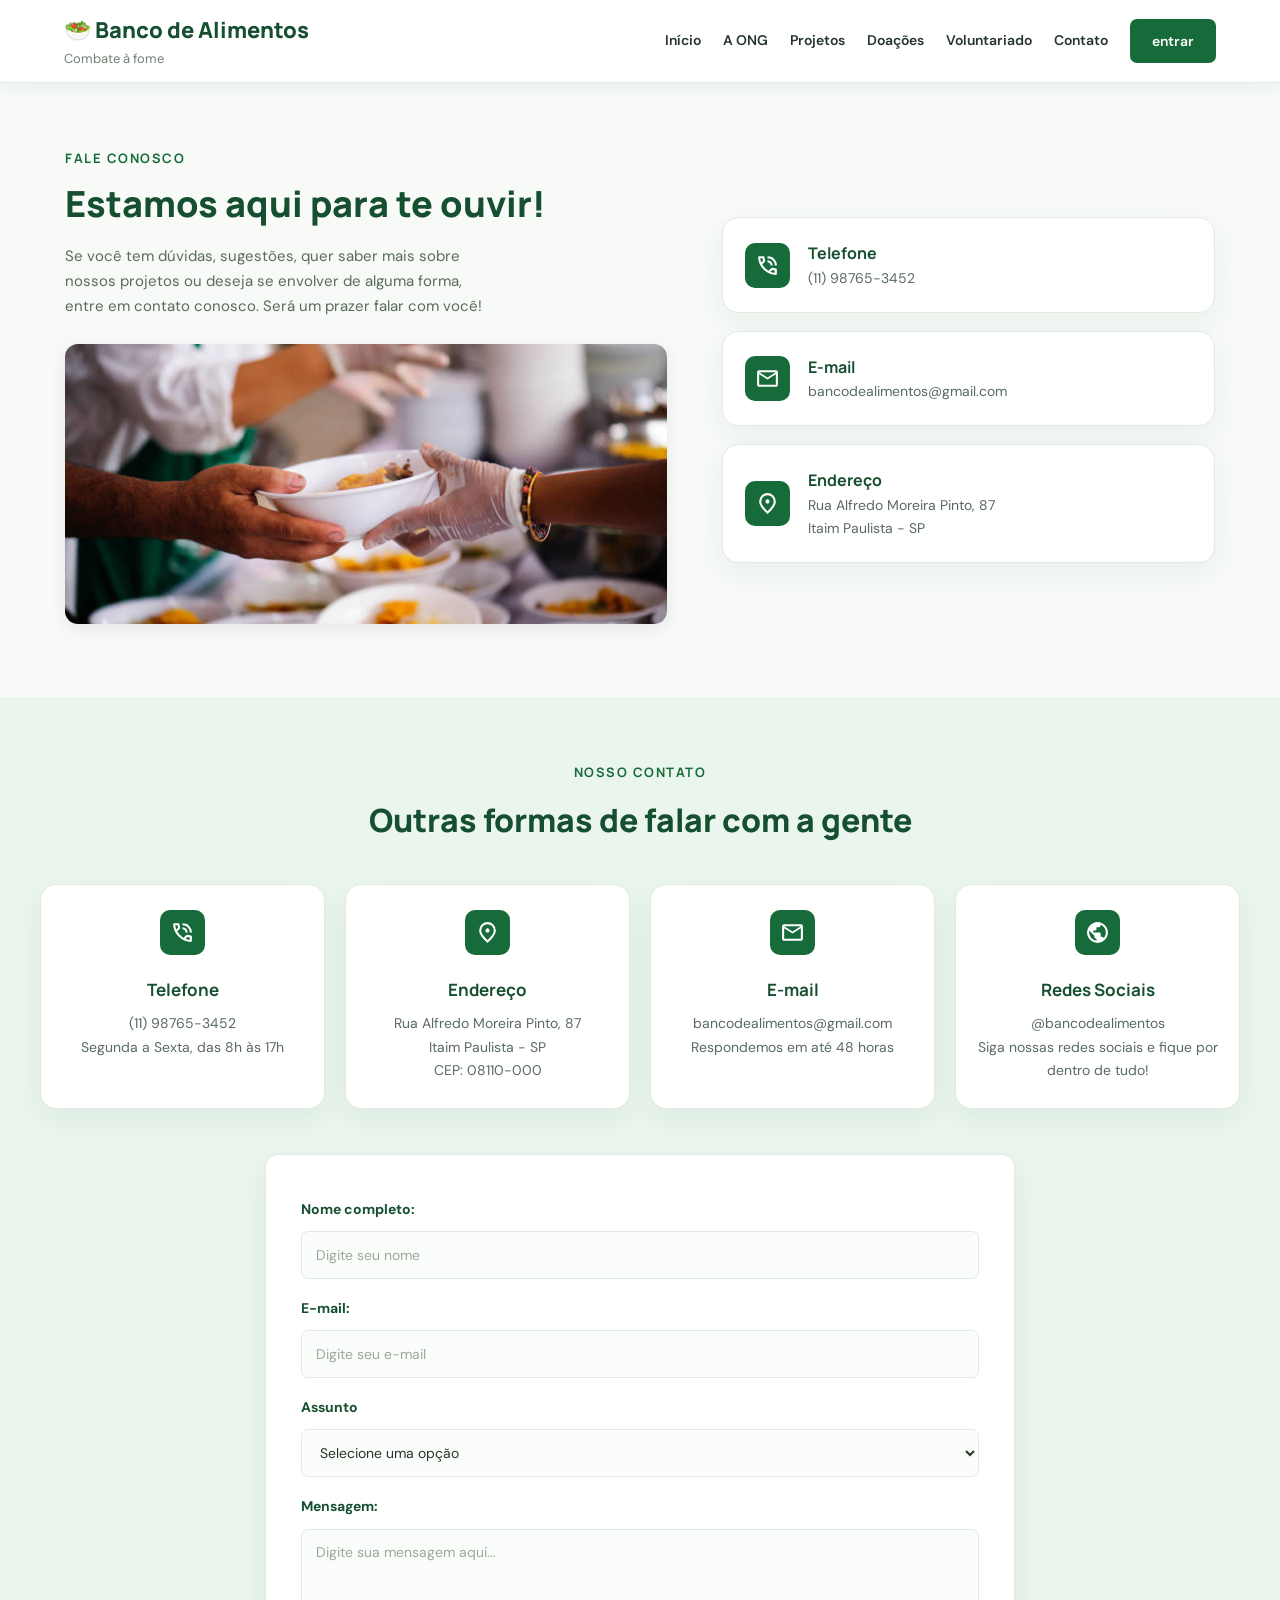
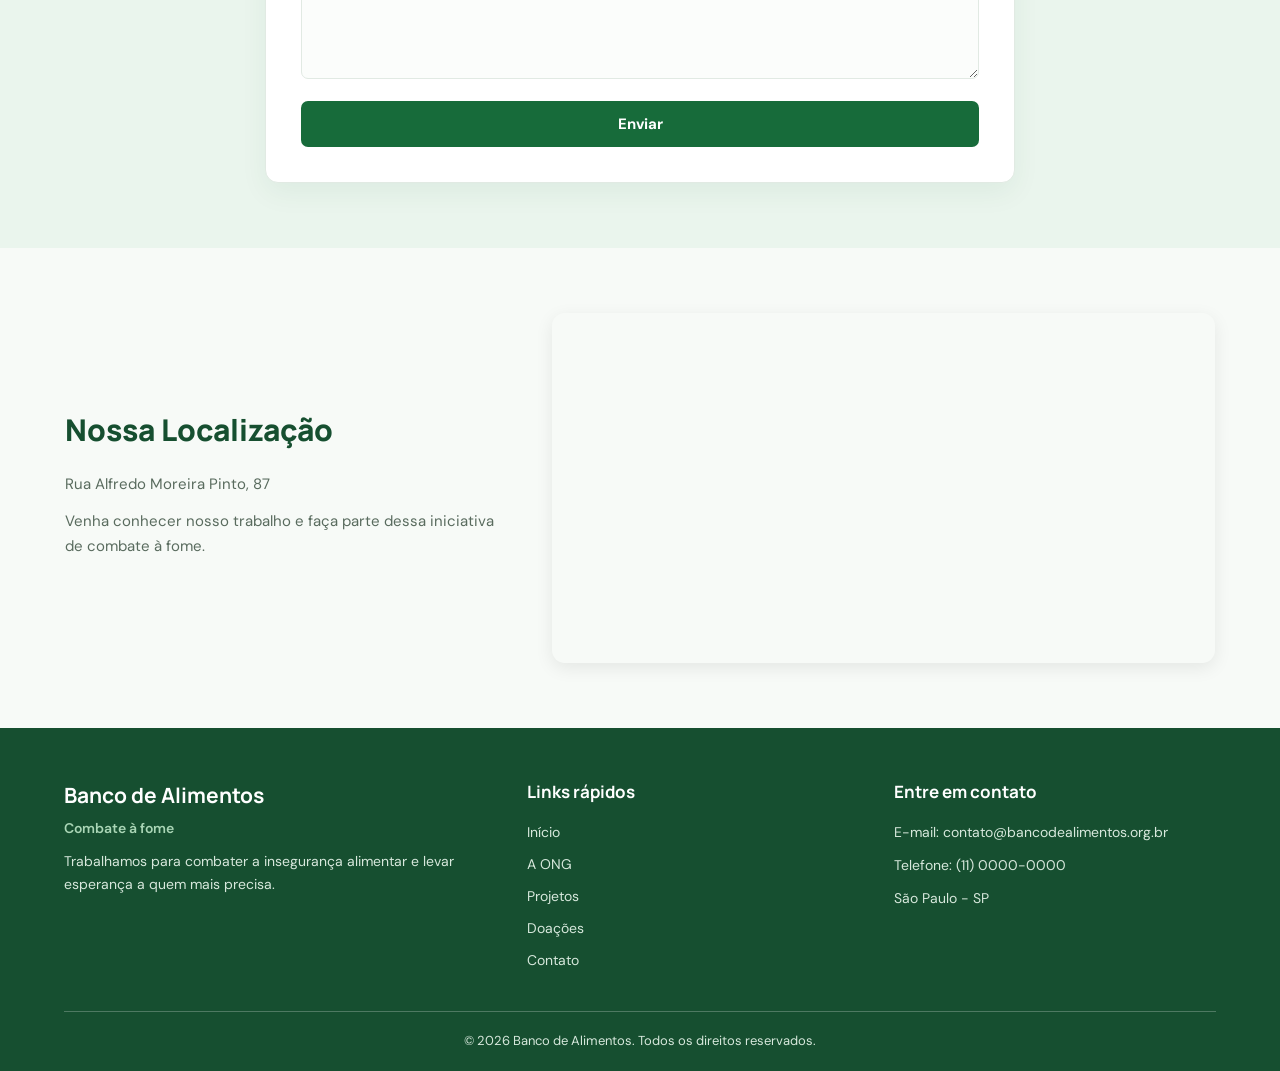
<file: banco de alimentos/pages/contato.html>
<!DOCTYPE html>
<html lang="pt-br">
<head>
    <meta charset="UTF-8">
    <meta name="viewport" content="width=device-width, initial-scale=1.0">
    <link rel="stylesheet" href="../css/contato.css">
    <title>Contato - Banco de Alimentos</title>

    <!-- Fontes e Estilos-->
    <link rel="preconnect" href="https://fonts.googleapis.com">
    <link rel="preconnect" href="https://fonts.gstatic.com" crossorigin>
    <link href="https://fonts.googleapis.com/css2?family=DM+Sans:wght@400;500;600;700&family=Manrope:wght@600;700;800&display=swap" rel="stylesheet">

</head>
<body>

    <!-- Cabeçalho Principal-->
    <header class="site-header">

        <div class="container">

            <div class="logo">
                <h1 class="titulo">🥗 Banco de Alimentos</h1>
                <p class="p">Combate à fome</p>
            </div>
            

            <nav class="main-nav"> 

                <a href="../../index.html">Início</a>
                <a href="./ong.html">A ONG</a>
                <a href="./projetos.html">Projetos</a>
                <a href="./doacoes.html">Doações</a>
                <a href="./voluntario.html">Voluntariado</a>
                <a href="./contato.html">Contato</a>

                <button class="btn-entrar" onclick="window.location.href='../pages/login.html'">entrar</button>
            </nav>

        </div>

    </header>

    <main>

        <!--Seção 1: Fale conosco-->
        <section class="model-fale">

            <div class="model-fal">

                <h6>FALE CONOSCO</h6>

                <h1>Estamos aqui para te ouvir!</h1>

                <p>Se você tem dúvidas, sugestões, quer saber mais sobre <br>
                nossos projetos ou deseja se envolver de alguma forma, <br>
                entre em contato conosco. Será um prazer falar com você!</p>

                <img src="../assets/images/entrega.jpg" alt="Ilustrativa">

            </div>

            <!--Telefonese contato-->

            <div class="model">

            <div class="model-tele">

                <svg xmlns="http://www.w3.org/2000/svg" viewBox="0 0 24 24" height="24px" width="24px" fill="#FFFFFF"><path d="M19,12q0-2.93-2.04-4.96T12,5V3q1.88,0 3.51,0.71t2.85,1.93t1.93,2.85T21,12H19Zm-4,0q0-1.25-0.88-2.13T12,9V7q2.08,0 3.54,1.46T17,12H15Zm4.95,9q-3.13,0-6.18-1.36T8.23,15.78q-2.5-2.5-3.86-5.55T3,4.05Q3,3.6 3.3,3.3T4.05,3H8.1Q8.45,3 8.73,3.24T9.05,3.8L9.7,7.3Q9.75,7.7 9.68,7.97T9.4,8.45L6.98,10.9q0.5,0.93 1.19,1.79t1.51,1.66q0.78,0.78 1.63,1.44T13.1,17l2.35-2.35q0.22-0.23 0.59-0.34t0.71-0.06l3.45,0.7q0.35,0.1 0.57,0.36T21,15.9v4.05q0,0.45-0.3,0.75T19.95,21ZM6.03,9L7.68,7.35L7.25,5H5.03Q5.15,6.02 5.38,7.02T6.03,9Zm8.95,8.95q0.97,0.43 1.99,0.68T19,18.95v-2.2l-2.35-0.48l-1.68,1.68ZM6.03,9Zm8.95,8.95Z"/></svg>

                <h6>Telefone</h6>
                <p>(11) 98765-3452</p>

            </div>

            <div class="model-tele">

                <svg xmlns="http://www.w3.org/2000/svg" viewBox="0 0 24 24" height="24px" width="24px" fill="#FFFFFF"><path d="M4,20q-0.82,0-1.41-0.59T2,18V6Q2,5.18 2.59,4.59T4,4H20q0.83,0 1.41,0.59Q22,5.18 22,6V18q0,0.82-0.59,1.41T20,20H4Zm8-7L4,8V18H20V8l-8,5Zm0-2l8-5H4l8,5ZM4,8V6V8V18V8Z"/></svg>

                <h6>E-mail</h6>
                <p>bancodealimentos@gmail.com</p>

            </div>

            <div class="model-tele">

                <svg xmlns="http://www.w3.org/2000/svg" viewBox="0 0 24 24" height="24px" width="24px" fill="#FFFFFF"><path d="M13.41,11.41Q14,10.83 14,10q0-0.83-0.59-1.41T12,8T10.59,8.59T10,10t0.59,1.41T12,12t1.41-0.59ZM12,19.35q3.05-2.8 4.53-5.09Q18,11.98 18,10.2q0-2.73-1.74-4.46Q14.53,4 12,4T7.74,5.74Q6,7.47 6,10.2q0,1.78 1.48,4.06T12,19.35ZM12,22q-4.02-3.43-6.01-6.36T4,10.2Q4,6.45 6.41,4.22T12,2t5.59,2.22T20,10.2q0,2.5-1.99,5.44Q16.03,18.58 12,22Zm0-12Z"/></svg>

                <h6>Endereço</h6>
                <p>Rua Alfredo Moreira Pinto, 87 <br>
                Itaim Paulista - SP</p>

            </div>

            </div>

        </section>

        <!--Seção 2: Nosso Contato-->
        <section class="model-form">

            <div class="model-nosso">

                <h6>NOSSO CONTATO</h6>
                <h1>Outras formas de falar com a gente</h1>

            </div>

            <div class="model-cards">

                <div class="cards1">

                    <svg xmlns="http://www.w3.org/2000/svg" viewBox="0 0 24 24" height="24px" width="24px" fill="#FFFFFF"><path d="M19,12q0-2.93-2.04-4.96T12,5V3q1.88,0 3.51,0.71t2.85,1.93t1.93,2.85T21,12H19Zm-4,0q0-1.25-0.88-2.13T12,9V7q2.08,0 3.54,1.46T17,12H15Zm4.95,9q-3.13,0-6.18-1.36T8.23,15.78q-2.5-2.5-3.86-5.55T3,4.05Q3,3.6 3.3,3.3T4.05,3H8.1Q8.45,3 8.73,3.24T9.05,3.8L9.7,7.3Q9.75,7.7 9.68,7.97T9.4,8.45L6.98,10.9q0.5,0.93 1.19,1.79t1.51,1.66q0.78,0.78 1.63,1.44T13.1,17l2.35-2.35q0.22-0.23 0.59-0.34t0.71-0.06l3.45,0.7q0.35,0.1 0.57,0.36T21,15.9v4.05q0,0.45-0.3,0.75T19.95,21ZM6.03,9L7.68,7.35L7.25,5H5.03Q5.15,6.02 5.38,7.02T6.03,9Zm8.95,8.95q0.97,0.43 1.99,0.68T19,18.95v-2.2l-2.35-0.48l-1.68,1.68ZM6.03,9Zm8.95,8.95Z"/></svg>

                    <h6>Telefone</h6>
                    <p>(11) 98765-3452 <br>
                    Segunda a Sexta, das 8h às 17h</p>


                </div>

                <div class="cards2">

                    <svg xmlns="http://www.w3.org/2000/svg" viewBox="0 0 24 24" height="24px" width="24px" fill="#FFFFFF"><path d="M13.41,11.41Q14,10.83 14,10q0-0.83-0.59-1.41T12,8T10.59,8.59T10,10t0.59,1.41T12,12t1.41-0.59ZM12,19.35q3.05-2.8 4.53-5.09Q18,11.98 18,10.2q0-2.73-1.74-4.46Q14.53,4 12,4T7.74,5.74Q6,7.47 6,10.2q0,1.78 1.48,4.06T12,19.35ZM12,22q-4.02-3.43-6.01-6.36T4,10.2Q4,6.45 6.41,4.22T12,2t5.59,2.22T20,10.2q0,2.5-1.99,5.44Q16.03,18.58 12,22Zm0-12Z"/></svg>


                    <h6>Endereço</h6>
                    <p>Rua Alfredo Moreira Pinto, 87<br>
                    Itaim Paulista - SP <br>
                    CEP: 08110-000</p>
                
                </div>

                <div class="cards3">

                    <svg xmlns="http://www.w3.org/2000/svg" viewBox="0 0 24 24" height="24px" width="24px" fill="#FFFFFF"><path d="M4,20q-0.82,0-1.41-0.59T2,18V6Q2,5.18 2.59,4.59T4,4H20q0.83,0 1.41,0.59Q22,5.18 22,6V18q0,0.82-0.59,1.41T20,20H4Zm8-7L4,8V18H20V8l-8,5Zm0-2l8-5H4l8,5ZM4,8V6V8V18V8Z"/></svg>


                    <h6>E-mail</h6>
                    <p>bancodealimentos@gmail.com<br>
                    Respondemos em até 48 horas<br></p>
                
                </div>

                <div class="cards4">

                    <svg xmlns="http://www.w3.org/2000/svg" viewBox="0 0 24 24" height="24px" width="24px" fill="#FFFFFF"><path d="M8.1,21.21q-1.82-0.79-3.17-2.14Q3.58,17.73 2.79,15.9T2,12Q2,9.92 2.79,8.1Q3.58,6.27 4.93,4.93Q6.28,3.57 8.1,2.79Q9.93,2 12,2t3.9,0.79t3.17,2.14q1.35,1.35 2.14,3.17Q22,9.92 22,12t-0.79,3.9t-2.14,3.17q-1.35,1.35-3.17,2.14T12,22q-2.07,0-3.9-0.79ZM11,19.95V18q-0.82,0-1.41-0.59T9,16V15L4.2,10.2q-0.08,0.45-0.14,0.9T4,12q0,3.03 1.99,5.3T11,19.95Zm6.9-2.55q1.02-1.13 1.56-2.51T20,12q0-2.45-1.36-4.48Q17.28,5.5 15,4.6V5q0,0.82-0.59,1.41T13,7H11V9q0,0.42-0.29,0.71T10,10H8v2h6q0.43,0 0.71,0.29T15,13v3h1q0.65,0 1.18,0.39T17.9,17.4Z"/></svg>

                    <h6>Redes Sociais</h6>
                    <p>@bancodealimentos <br>
                    Siga nossas redes sociais e fique por dentro de tudo!</p>
                
                </div>

            </div>


            <div class="forms-1">

                <form class="form-duvida" id="form-duvida" method="POST">

                <label for="nome">Nome completo:</label>
                <input type="text" id="nome" name="nome" placeholder="Digite seu nome" novalidate>
                
                <label for="email">E-mail:</label>
                <input type="email" id="email" name="email" placeholder="Digite seu e-mail" novalidate>

                
                <label>Assunto</label>
                <select name="tipo-duvida" id="tipo-duvida" novalidate>

                    <option value="">Selecione uma opção</option>
                    <option value="duvidas">Dúvidas gerais</option>
                    <option value="doacoes">Doações de alimentos</option>
                    <option value="vonluntario">Voluntariado</option>
                    <option value="parcerias">Parcerias</option>
                    <option value="outros">Outros assuntos</option>
                    
                </select>
            

                <label for="mensagem">Mensagem:</label>
                <textarea class="mensagem" name="mensagem" id="mensagens" placeholder="Digite sua mensagem aqui..."></textarea>

                <button id="btn-env" type="submit">Enviar</button>

                </form>

                <p id="mensagem" role="status" class="btn-class"></p>

            </div>

        </section>


        <section class="section-localizacao">

    <div class="localizacao-texto">

        <h2>Nossa Localização</h2>
        <p>Rua Alfredo Moreira Pinto, 87</p>
        <p>
            Venha conhecer nosso trabalho e faça parte
            dessa iniciativa de combate à fome.
        </p>
    </div>

    <div class="mapa">

        <iframe src="https://www.google.com/maps/embed?pb=!1m18!1m12!1m3!1d3658.916228799349!2d-46.40289462502336!3d-23.499526659322683!2m3!1f0!2f0!3f0!3m2!1i1024!2i768!4f13.1!3m3!1m2!1s0x94ce6350293eb415%3A0xf82b82b46f09139c!2sR.%20Alfredo%20Moreira%20Pinto%2C%2087%20-%20Vila%20Silva%20Teles%2C%20S%C3%A3o%20Paulo%20-%20SP%2C%2008110-220!5e0!3m2!1spt-BR!2sbr!4v1793467198141!5m2!1spt-BR!2sbr" width="600" height="450" style="border:0;" allowfullscreen="" loading="lazy" referrerpolicy="strict-origin-when-cross-origin"></iframe>

    </div>

    </section>


    </main>


       <!-- Rodapé do site -->
    <footer class="rodape">

    <div class="conteudo-rodape">

        <!-- Identidade da ONG -->
        <div class="info-rodape">

            <h2>Banco de Alimentos</h2>
            <p>Combate à fome</p>
            <p>
                Trabalhamos para combater a insegurança alimentar
                e levar esperança a quem mais precisa.
            </p>

        </div>

        <!-- Links rápidos -->
        <div class="links-rodape">

            <h3>Links rápidos</h3>
            <a href="../../index.html">Início</a>
            <a href="./ong.html">A ONG</a>
            <a href="./projetos.html">Projetos</a>
            <a href="./doacoes.html">Doações</a>
            <a href="./contato.html">Contato</a>

        </div>

        <!-- Contato -->
        <div class="contato-rodape">

            <h3>Entre em contato</h3>
            <p>E-mail: contato@bancodealimentos.org.br</p>
            <p>Telefone: (11) 0000-0000</p>
            <p>São Paulo - SP</p>

        </div>

    </div>

    <!-- Direitos autorais -->
    <div class="direitos-rodape">

        <p>
            &copy; 2026 Banco de Alimentos.
            Todos os direitos reservados.
        </p>
    </div>

</footer>


    <script src="../js/contato.js"></script>
</body>
</html>
</file>
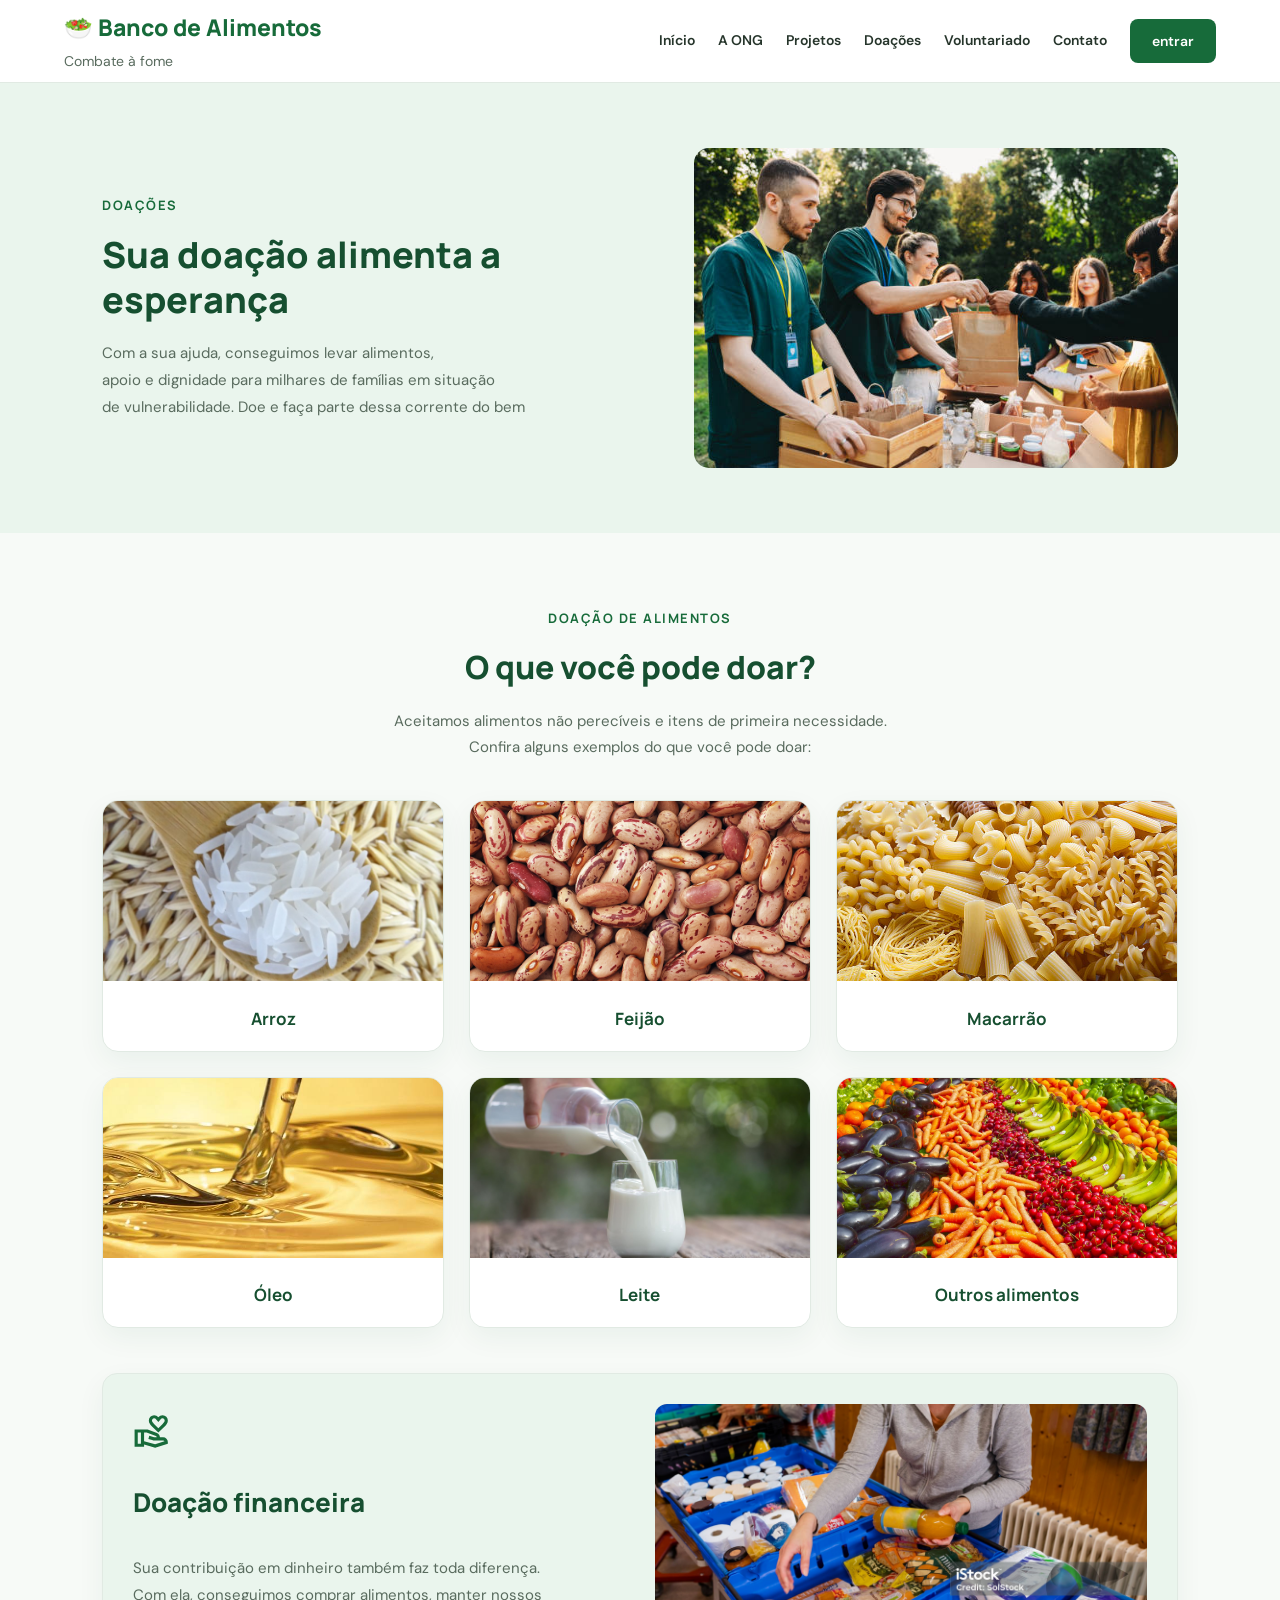
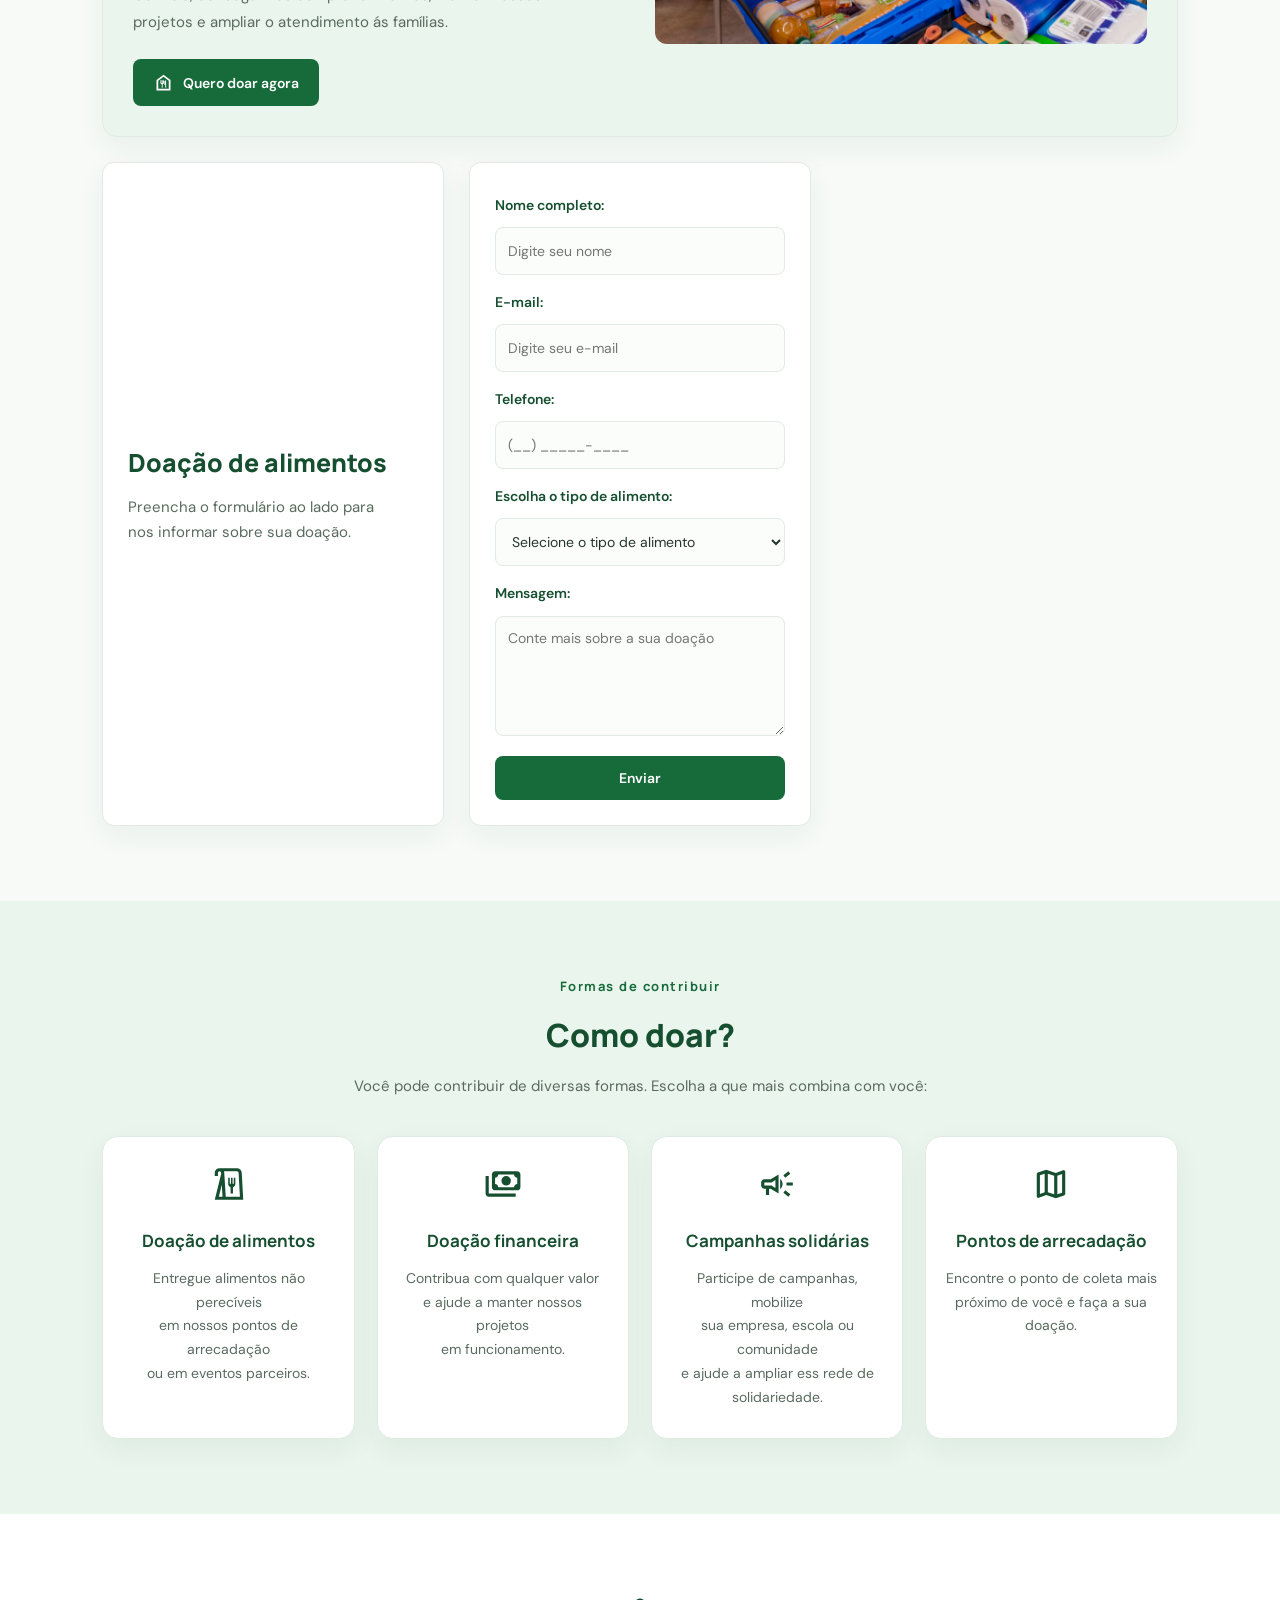
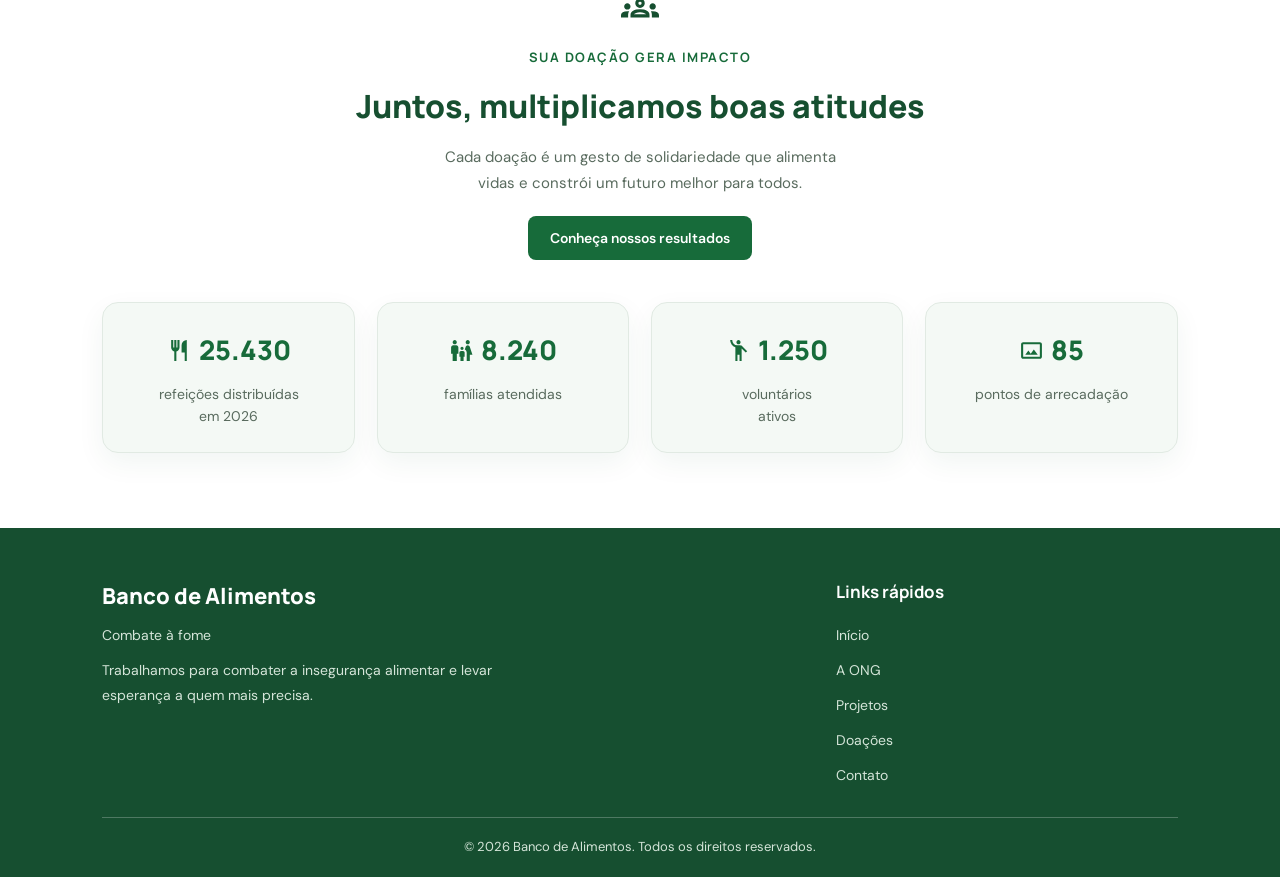
<file: banco de alimentos/pages/doacoes.html>
<!DOCTYPE html>
<html lang="pt-br">
<head>
    <meta charset="UTF-8">
    <meta name="viewport" content="width=device-width, initial-scale=1.0">
    <link rel="stylesheet" href="../css/doacoes.css">
    <title>Doações - Banco de Alimentos</title>

     <!-- Fontes e Estilos-->
    <link rel="preconnect" href="https://fonts.googleapis.com">
    <link rel="preconnect" href="https://fonts.gstatic.com" crossorigin>
    <link href="https://fonts.googleapis.com/css2?family=DM+Sans:wght@400;500;600;700&family=Manrope:wght@600;700;800&display=swap" rel="stylesheet">

</head>
<body>

    <!-- Cabeçalho Principal-->
    <header class="site-header">

        <div class="container">

            <div class="logo">
                <h1 class="titulo">🥗 Banco de Alimentos</h1>
                <p class="p">Combate à fome</p>
            </div>
            

            <nav class="main-nav"> 

                <a href="../../index.html">Início</a>
                <a href="./ong.html">A ONG</a>
                <a href="./projetos.html">Projetos</a>
                <a href="doacoes.html">Doações</a>
                <a href="./voluntario.html">Voluntariado</a>
                <a href="./contato.html">Contato</a>

                <button class="btn-entrar" onclick="window.location.href='../pages/login.html'">entrar</button>
            </nav>

        </div>

    </header>

    <main class="doa">

        <!--Seção 1: Esperança -->
        <section class="esperanca">

            <div class="espe">

                <h6>DOAÇÕES</h6>

                <h1>Sua doação alimenta a esperança</h1>

                <p>Com a sua ajuda, conseguimos levar alimentos, <br>
                apoio e dignidade para milhares de famílias em situação <br>
                de vulnerabilidade. Doe e faça parte dessa corrente do bem</p>

            </div>

            <img src="../assets/images/jovens.jpg" alt="Imagem Ilustrativo" class="img-jovem">

        </section>

       <!-- Seção 2: Forms de Inscrição -->
        
       <section class="inscricao">

            <div class="forma">

                <h6>DOAÇÃO DE ALIMENTOS</h6>

                <h1>O que você pode doar?</h1>

                <p>Aceitamos alimentos não perecíveis e itens de primeira necessidade. <br>
                Confira alguns exemplos do que você pode doar:</p>

            </div>

            <div class="alimentos">

                <img src="../assets/images/arroz.jpg" alt="Imagem Ilustrativa">
                <h5>Arroz</h5>

            </div>

            <div class="alimentos">

                <img src="../assets/images/feijao.jpg" alt="Imagem Ilustrativa">
                <h5>Feijão</h5>
                 
            </div>

            <div class="alimentos">
                
                <img src="../assets/images/macarrao.jpg" alt="Imagem Ilustrativa">
                <h5>Macarrão</h5>

            </div>

            <div class="alimentos">

                <img src="../assets/images/oleo.jpg" alt="">
                <h5>Óleo</h5>

            </div>

            <div class="alimentos">      

                <img src="../assets/images/leite.jpg" alt="">
                <h5>Leite</h5>

            </div>

            <div class="alimentos">

                <img src="../assets/images/outros.jpg" alt="">
                <h5>Outros alimentos</h5>

            </div>
 

            <div class="expli">
                

                <svg xmlns="http://www.w3.org/2000/svg" class="emoji-doa" height="24px" viewBox="0 -960 960 960" width="24px" fill="#176b3a"><path d="M640-440 474-602q-31-30-52.5-66.5T400-748q0-55 38.5-93.5T532-880q32 0 60 13.5t48 36.5q20-23 48-36.5t60-13.5q55 0 93.5 38.5T880-748q0 43-21 79.5T807-602L640-440Zm0-112 109-107q19-19 35-40.5t16-48.5q0-22-15-37t-37-15q-14 0-26.5 5.5T700-778l-60 72-60-72q-9-11-21.5-16.5T532-800q-22 0-37 15t-15 37q0 27 16 48.5t35 40.5l109 107ZM280-220l278 76 238-74q-5-9-14.5-15.5T760-240H558q-27 0-43-2t-33-8l-93-31 22-78 81 27q17 5 40 8t68 4q0-11-6.5-21T578-354l-234-86h-64v220ZM40-80v-440h304q7 0 14 1.5t13 3.5l235 87q33 12 53.5 42t20.5 66h80q50 0 85 33t35 87v40L560-60l-280-78v58H40Zm80-80h80v-280h-80v280Zm520-546Z"/></svg>
                <h1>Doação financeira</h1>

                <p>
                    Sua contribuição em dinheiro também faz toda diferença. <br>
                    Com ela, conseguimos comprar alimentos, manter nossos <br>
                    projetos e ampliar o atendimento ás famílias.
                </p> 

                <button type="button" id="abrir-form-financeiro">
                    <svg xmlns="http://www.w3.org/2000/svg" id="emoji-doa" height="24px" viewBox="0 -960 960 960" width="24px" fill="#FFFFFF"><path d="M400-240h40v-160q25 0 42.5-17.5T500-460v-120h-40v120h-20v-120h-40v120h-20v-120h-40v120q0 25 17.5 42.5T400-400v160Zm160 0h40v-340q-33 0-56.5 23.5T520-500v120h40v140ZM160-120v-480l320-240 320 240v480H160Zm80-80h480v-360L480-740 240-560v360Zm240-270Z"/></svg>
                    Quero doar agora
                
                </button>

                <img src="../assets/images/doacoes.jpg" alt="Imagem ilustrativa">


            </div>

    <!-- Formulário de doação financeira -->
    <div class="form-financeiro" id="form-financeiro" hidden>

    <h2>Doação financeira</h2>
    <p>Preencha seus dados para registrar sua intenção de contribuição.</p>

    <form id="formulario-financeiro">

        <label for="nome-financeiro">Nome completo:</label>
        <input type="text" id="nome-financeiro" novalidate 
        placeholder="Digite seu nome">

        <label for="email-financeiro">E-mail:</label>
        <input type="email" id="email-financeiro" novalidate
        placeholder="Digite seu e-mail">

        <label for="valor-financeiro">Valor da contribuição:</label>
        <input type="number" id="valor-financeiro"
        min="1" step="0.01" novalidate placeholder="Ex: 50">

        <div class="botoes-financeiro">

            <button type="submit">Enviar</button>
            
            <button type="button" id="cancelar-financeiro">Cancelar</button>
        </div>

    </form>

</div>

        <!--Mensagem de sucesso-->
    <div class="modal-sucesso" id="modal-sucesso" hidden>

    <div class="conteudo-sucesso">

        <h2>Doação registrada!</h2>
        <p>Seu formulário foi enviado com sucesso. Obrigado por contribuir!</p>
       
        <button type="button" id="fechar-sucesso">Fechar</button>

    </div>

    </div>

    <p id="mensagem-financeira" role="status"></p>


            <div class="doacao-form">

                <h1>Doação de alimentos</h1>
                <p>Preencha o formulário ao lado para <br>
                nos informar sobre sua doação.</p>
                
            </div>


            <!--Formulario Doação-->
            <form class="form-doacao">

                <label for="nome">Nome completo:</label>
                <input type="text" id="nome" name="nome" placeholder="Digite seu nome" novalidate>
                
                <label for="email">E-mail:</label>
                <input type="email" id="email" name="email" placeholder="Digite seu e-mail" novalidate>

                <label for="telefone">Telefone:</label>
                <input type="tel" id="telefone" name="telefone" placeholder="(__) _____-____" novalidate>
                
                
                <label>Escolha o tipo de alimento:</label>
                <select name="tipo-doacao" id="tipo-doacao" novalidate>

                    <option value="">Selecione o tipo de alimento</option>
                    <option value="arroz">Arroz</option>
                    <option value="feijao">Feijão</option>
                    <option value="macarrao">Macarrão</option>
                    <option value="oleo">Óleo</option>
                    <option value="cesta">Cesta </option>
                    
                </select>
            

                <label for="mensagem">Mensagem:</label>
                <textarea class="mensag" name="mensagem" id="mensagens" placeholder="Conte mais sobre a sua doação"></textarea>

                <button id="btn-env" type="submit">Enviar</button>

                <p id="mensagem-doacao" role="status"></p>

            </form>
                
        </section>


        <!-- Seção 3: Como doar? -->

        <section class="forma-de-doacao">

            <div class="doacao-de-alimentos">
                
                <h5>Formas de contribuir</h5>

                <h1>Como doar?</h1>

                <p>Você pode contribuir de diversas formas. Escolha a que mais combina com você:</p>

            </div>

            <div class="formas-do">

                <svg xmlns="http://www.w3.org/2000/svg" id="sacola" height="24px" viewBox="0 -960 960 960" width="24px" fill="#164f30"><path d="m120-80 162-650-2-28q-1-17-12-29.5T240-800q-17 0-28.5 11.5T200-760v80h-80v-80q0-50 35-85t85-35h442q48 0 82.5 32.5T802-767l38 687H120Zm104-80h93l-19-304-74 304Zm174 0h358l-34-602q-1-16-12.5-27T682-800H353q4 10 5 19.5t2 20.5l38 600Zm122-80h60v-160q26-6 43-27.5t17-49.5v-163h-40v151h-30v-151h-40v151h-30v-151h-40v163q0 28 17 49.5t43 27.5v160Zm-122 80h358-358Z"/></svg>
                <h5>Doação de alimentos</h5>
                <p>
                    Entregue alimentos não perecíveis <br>
                    em nossos pontos de arrecadação <br>
                    ou em eventos parceiros.
                </p>

            </div>

            <div class="formas-do">
                
                <svg xmlns="http://www.w3.org/2000/svg" id="dollar" height="24px" viewBox="0 -960 960 960" width="24px" fill="#164f30"><path d="M560-440q-50 0-85-35t-35-85q0-50 35-85t85-35q50 0 85 35t35 85q0 50-35 85t-85 35ZM280-320q-33 0-56.5-23.5T200-400v-320q0-33 23.5-56.5T280-800h560q33 0 56.5 23.5T920-720v320q0 33-23.5 56.5T840-320H280Zm80-80h400q0-33 23.5-56.5T840-480v-160q-33 0-56.5-23.5T760-720H360q0 33-23.5 56.5T280-640v160q33 0 56.5 23.5T360-400Zm440 240H120q-33 0-56.5-23.5T40-240v-440h80v440h680v80ZM280-400v-320 320Z"/></svg>
                <h5>Doação financeira</h5>
                <p>Contribua com qualquer valor <br>
                e ajude a manter nossos projetos <br>
                em funcionamento.</p>

            </div>

            <div class="formas-do">

                <svg xmlns="http://www.w3.org/2000/svg" id="campanha" height="24px" viewBox="0 -960 960 960" width="24px" fill="#164f30"><path d="M720-440v-80h160v80H720Zm48 280-128-96 48-64 128 96-48 64Zm-80-480-48-64 128-96 48 64-128 96ZM200-200v-160h-40q-33 0-56.5-23.5T80-440v-80q0-33 23.5-56.5T160-600h160l200-120v480L320-360h-40v160h-80Zm240-182v-196l-98 58H160v80h182l98 58Zm120 36v-268q27 24 43.5 58.5T620-480q0 41-16.5 75.5T560-346ZM300-480Z"/></svg>
                <h5>Campanhas solidárias</h5>
                <p>Participe de campanhas, mobilize <br>
                sua empresa, escola ou comunidade <br>
                e ajude a ampliar ess rede de solidariedade.</p>

            </div>

            <div class="formas-do">

                <svg xmlns="http://www.w3.org/2000/svg " id="ender" height="24px" viewBox="0 -960 960 960" width="24px" fill="#164f30"><path d="m600-120-240-84-186 72q-20 8-37-4.5T120-170v-560q0-13 7.5-23t20.5-15l212-72 240 84 186-72q20-8 37 4.5t17 33.5v560q0 13-7.5 23T812-192l-212 72Zm-40-98v-468l-160-56v468l160 56Zm80 0 120-40v-474l-120 46v468Zm-440-10 120-46v-468l-120 40v474Zm440-458v468-468Zm-320-56v468-468Z"/></svg>
                <h5>Pontos de arrecadação</h5>
                <p>Encontre o ponto de coleta mais <br>
                próximo de você e faça a sua doação.</p>

            </div>

        </section>


        <!-- Seção 4: Impacto-->

        <section class="section-impact">

            <div class="impact">

                <svg xmlns="http://www.w3.org/2000/svg" id="grupos" height="24px" viewBox="0 -960 960 960" width="24px" fill="#164f30"><path d="M0-240v-63q0-43 44-70t116-27q13 0 25 .5t23 2.5q-14 21-21 44t-7 48v65H0Zm240 0v-65q0-32 17.5-58.5T307-410q32-20 76.5-30t96.5-10q53 0 97.5 10t76.5 30q32 20 49 46.5t17 58.5v65H240Zm540 0v-65q0-26-6.5-49T754-397q11-2 22.5-2.5t23.5-.5q72 0 116 26.5t44 70.5v63H780Zm-455-80h311q-10-20-55.5-35T480-370q-55 0-100.5 15T325-320ZM160-440q-33 0-56.5-23.5T80-520q0-34 23.5-57t56.5-23q34 0 57 23t23 57q0 33-23 56.5T160-440Zm640 0q-33 0-56.5-23.5T720-520q0-34 23.5-57t56.5-23q34 0 57 23t23 57q0 33-23 56.5T800-440Zm-320-40q-50 0-85-35t-35-85q0-51 35-85.5t85-34.5q51 0 85.5 34.5T600-600q0 50-34.5 85T480-480Zm0-80q17 0 28.5-11.5T520-600q0-17-11.5-28.5T480-640q-17 0-28.5 11.5T440-600q0 17 11.5 28.5T480-560Zm1 240Zm-1-280Z"/></svg>
                <h6>SUA DOAÇÃO GERA IMPACTO</h6>

                <h1>Juntos, multiplicamos boas atitudes</h1>
                <p>Cada doação é um gesto de solidariedade que alimenta <br>
                vidas e constrói um futuro melhor para todos.</p>

                <button>Conheça nossos resultados</button>

            </div>


            <!--Dados-->
            <div class="dado">

                <h3><svg xmlns="http://www.w3.org/2000/svg" height="24px" viewBox="0 -960 960 960" width="24px" fill="#176b3a"><path d="M280-80v-366q-51-14-85.5-56T160-600v-280h80v280h40v-280h80v280h40v-280h80v280q0 56-34.5 98T360-446v366h-80Zm400 0v-320H560v-280q0-83 58.5-141.5T760-880v800h-80Z"/></svg>25.430</h3>
                <p>refeições distribuídas <br>
                    em 2026
                </p>

                </div>

            <div class="dado">

                <h3><svg xmlns="http://www.w3.org/2000/svg" height="24px" viewBox="0 -960 960 960" width="24px" fill="#176b3a"><path d="M720-720q-33 0-56.5-23.5T640-800q0-33 23.5-56.5T720-880q33 0 56.5 23.5T800-800q0 33-23.5 56.5T720-720ZM680-80v-320q0-40-20.5-72T607-522l35-103q8-25 29.5-40t48.5-15q27 0 48.5 15t29.5 40l102 305H800v240H680ZM457.5-517.5Q440-535 440-560t17.5-42.5Q475-620 500-620t42.5 17.5Q560-585 560-560t-17.5 42.5Q525-500 500-500t-42.5-17.5ZM220-720q-33 0-56.5-23.5T140-800q0-33 23.5-56.5T220-880q33 0 56.5 23.5T300-800q0 33-23.5 56.5T220-720ZM140-80v-280H80v-240q0-33 23.5-56.5T160-680h120q33 0 56.5 23.5T360-600v240h-60v280H140Zm300 0v-160h-40v-160q0-25 17.5-42.5T460-460h80q25 0 42.5 17.5T600-400v160h-40v160H440Z"/></svg>8.240</h3>
                <p>famílias atendidas</p>

                </div>

            <div class="dado">

                <h3><svg xmlns="http://www.w3.org/2000/svg" height="24px" viewBox="0 -960 960 960" width="24px" fill="#176b3a"><path d="M360-80v-529q-91-24-145.5-100.5T160-880h80q0 83 53.5 141.5T430-680h100q30 0 56 11t47 32l181 181-56 56-158-158v478h-80v-240h-80v240h-80Zm63.5-663.5Q400-767 400-800t23.5-56.5Q447-880 480-880t56.5 23.5Q560-833 560-800t-23.5 56.5Q513-720 480-720t-56.5-23.5Z"/></svg>1.250</h3>
                <p>voluntários <br> ativos</p>

                </div>

            <div class="dado">

                <h3><svg xmlns="http://www.w3.org/2000/svg" height="24px" viewBox="0 -960 960 960" width="24px" fill="#176b3a"><path d="M160-160q-33 0-56.5-23.5T80-240v-480q0-33 23.5-56.5T160-800h640q33 0 56.5 23.5T880-720v480q0 33-23.5 56.5T800-160H160Zm0-80h640v-480H160v480Zm80-80h480L570-520 450-360l-90-120-120 160Zm-80 80v-480 480Z"/></svg>85</h3>
                <p>pontos de arrecadação</p>

                </div>

        </section>

    </main>

    <!-- Rodapé do site -->
<footer class="rodape">
    <div class="conteudo-rodape">

        <!-- Identidade da ONG -->
        <div class="info-rodape">
            <h2>Banco de Alimentos</h2>
            <p>Combate à fome</p>
            <p>
                Trabalhamos para combater a insegurança alimentar
                e levar esperança a quem mais precisa.
            </p>
        </div>

        <!-- Links rápidos -->
        <div class="links-rodape">
            <h3>Links rápidos</h3>
            <a href="../../index.html">Início</a>
            <a href="./ong.html">A ONG</a>
            <a href="./projetos.html">Projetos</a>
            <a href="./doacoes.html">Doações</a>
            <a href="./contato.html">Contato</a>
        </div>

    </div>

    <!-- Direitos autorais -->
    <div class="direitos-rodape">
        <p>
            &copy; 2026 Banco de Alimentos.
            Todos os direitos reservados.
        </p>
    </div>
</footer>
    

    <script src="../js/doacoes.js"></script>
</body>
</html>
</file>
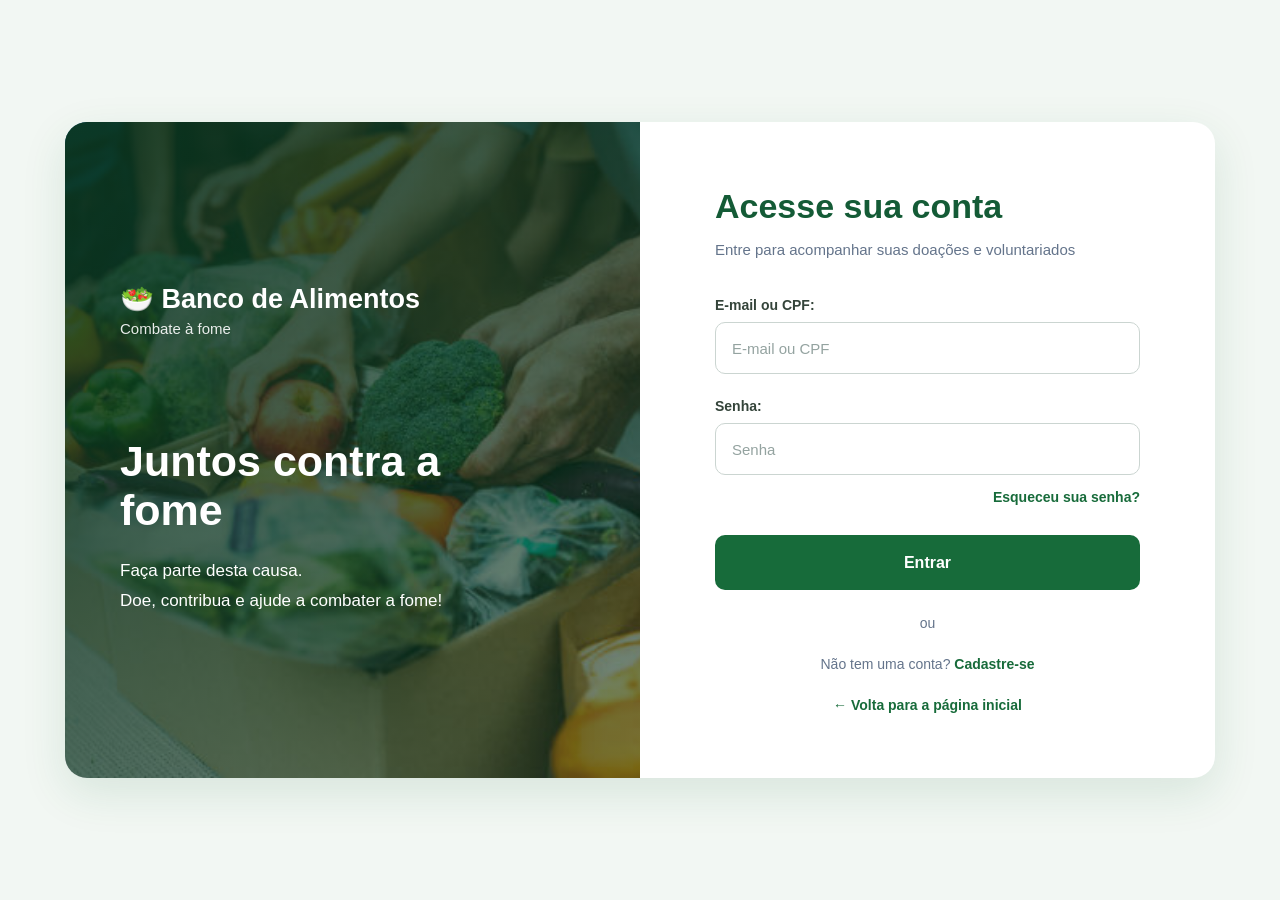
<file: banco de alimentos/pages/login.html>
<!DOCTYPE html>
<html lang="pt-br">
<head>
    <meta charset="UTF-8">
    <meta name="viewport" content="width=device-width, initial-scale=1.0">
    <title>Login - Banco de Alimentos</title>
    <link rel="stylesheet" href="../css/login.css">
</head>
<body>

    <div class="login-container">

        <div class="login-header">

            <img src="../assets/images/von.jpg" alt="Ilustrativa" class="vonl">

            <h1 class="titulo">🥗 Banco de Alimentos</h1>
            <p class="p">Combate à fome</p>

            <h1>Juntos contra a fome</h1>

            <p>Faça parte desta causa. <br>
            Doe, contribua e ajude a combater a fome!</p>


        </div>
        
        <div class="login-form">

        <h1>Acesse sua conta</h1>

        <p>Entre para acompanhar suas doações e voluntariados </p>

        <form id="loginForm">

            <label for="username">E-mail ou CPF:</label>
            <svg xmlns="http://www.w3.org/2000/svg" viewBox="0 0 24 24" height="24px" width="24px" fill=" #176b3a"><path d="M4,20q-0.82,0-1.41-0.59T2,18V6Q2,5.18 2.59,4.59T4,4H20q0.83,0 1.41,0.59Q22,5.18 22,6V18q0,0.82-0.59,1.41T20,20H4Zm8-7L4,8V18H20V8l-8,5Zm0-2l8-5H4l8,5ZM4,8V6V8V18V8Z"/></svg>
            <input type="text" id="username" name="username" placeholder="E-mail ou CPF" novalidate >

            <label for="password">Senha:</label>
            <svg xmlns="http://www.w3.org/2000/svg" viewBox="0 0 24 24" height="24px" width="24px" fill=" #176b3a"><path d="M6,22q-0.82,0-1.41-0.59T4,20V10Q4,9.17 4.59,8.59T6,8H7V6Q7,3.92 8.46,2.46T12,1t3.54,1.46T17,6V8h1q0.82,0 1.41,0.59T20,10V20q0,0.82-0.59,1.41T18,22H6Zm0-2H18V10H6V20Zm7.41-3.59Q14,15.83 14,15t-0.59-1.41T12,13t-1.41,0.59Q10,14.18 10,15t0.59,1.41T12,17t1.41-0.59ZM9,8h6V6q0-1.25-0.88-2.13T12,3T9.88,3.88T9,6V8ZM6,20V10V20Z"/></svg>
            <input type="password" id="password" name="password" placeholder="Senha" novalidate>


            <button type="button" id="forgotPasswordBtn">Esqueceu sua senha?</button>

            <p id="mensagem-login"></p>

            <button type="submit">Entrar</button>

            <p>ou</p>

            <p class="register-link">Não tem uma conta? <a href="register.html">Cadastre-se</a></p>

            <p><a href="../../index.html">&larr; Volta para a página inicial</a></p>

        </form>

        </div>

        
    </div>

    




<script src="../js/login.js"></script>

</body>
</html>
</file>
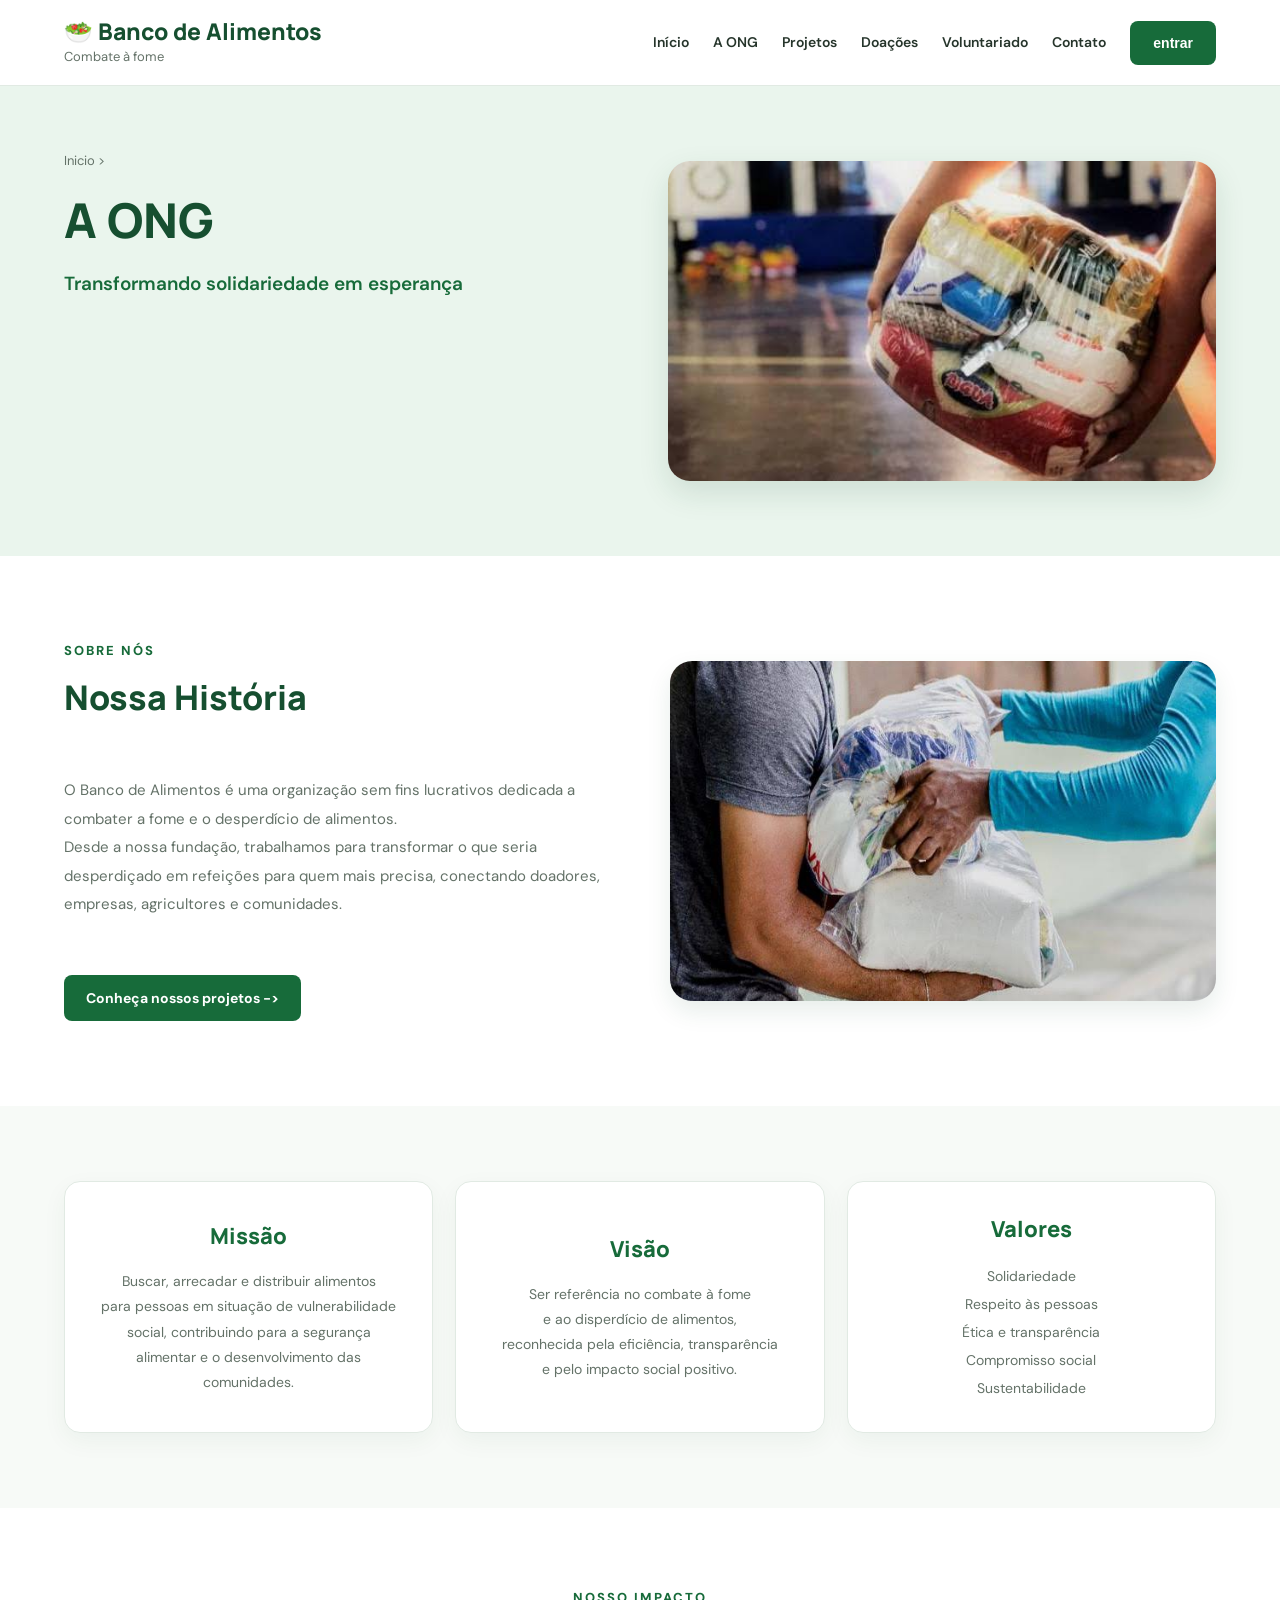
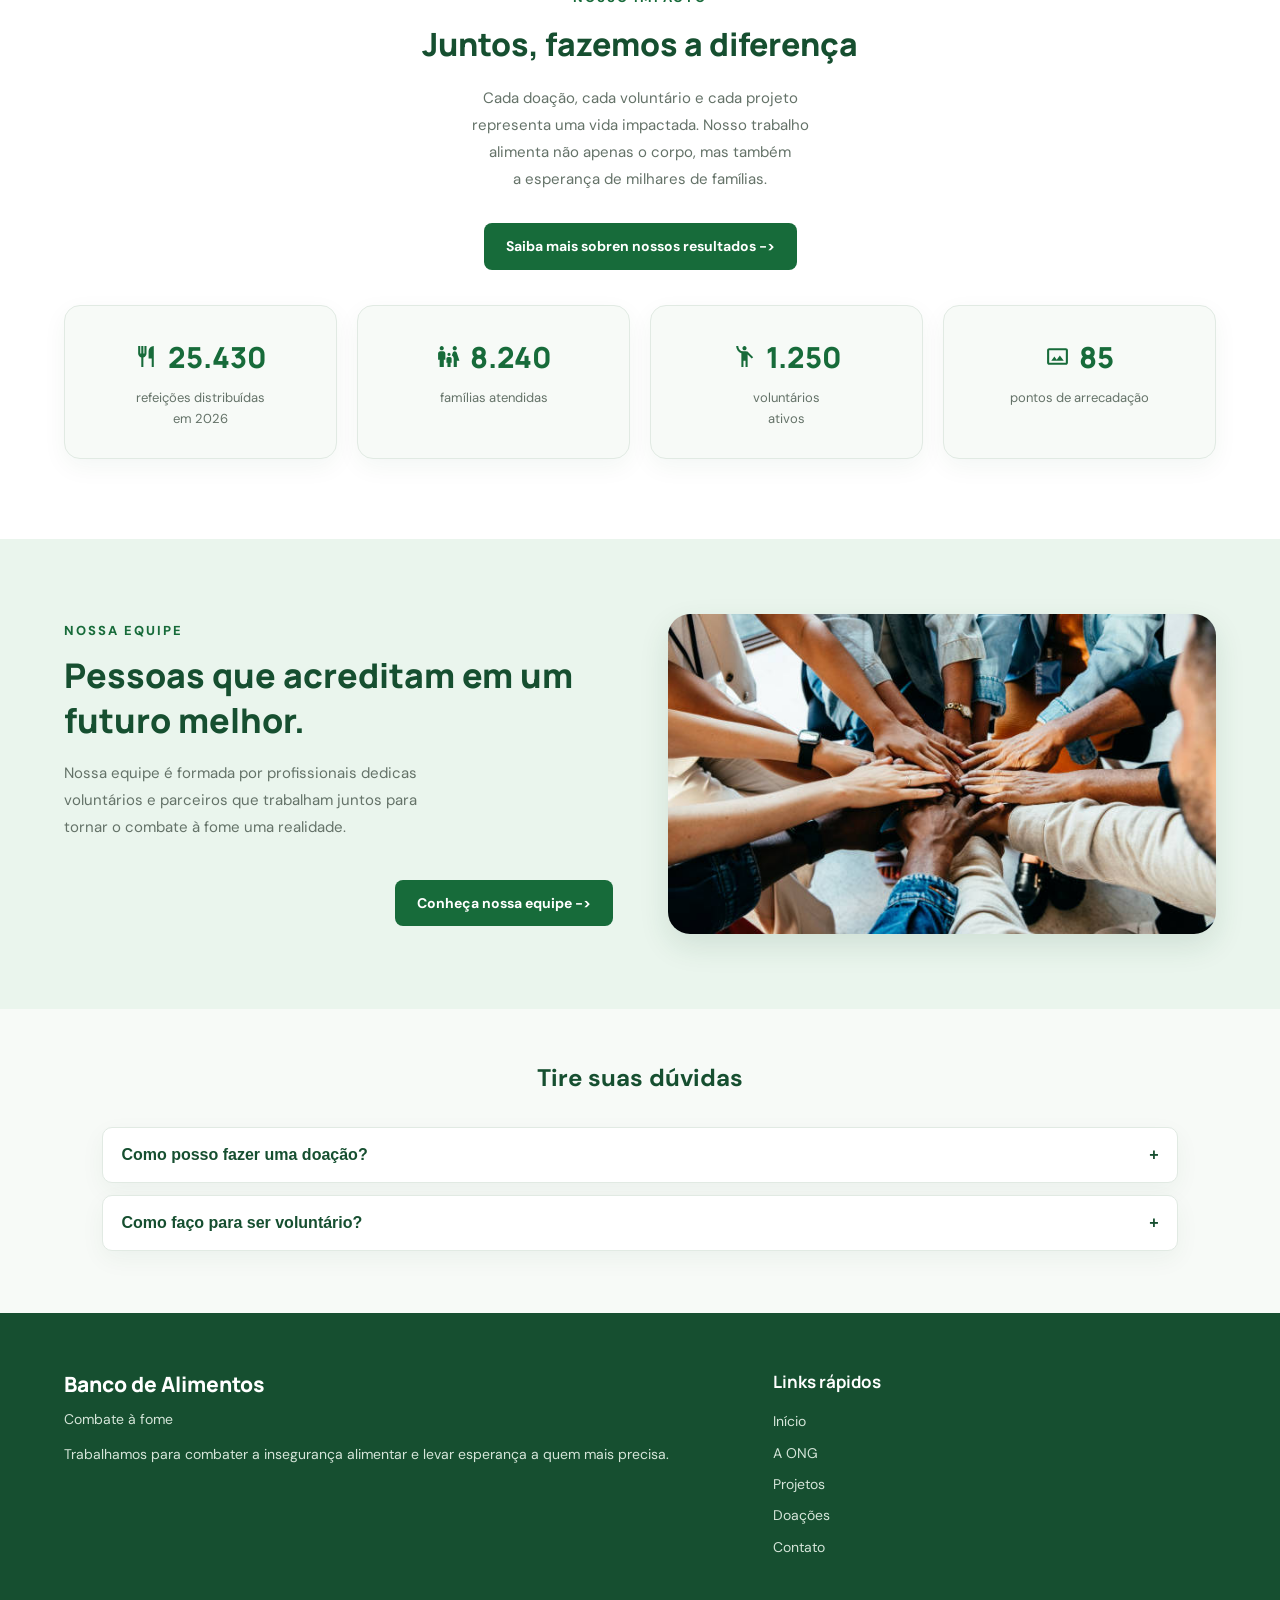
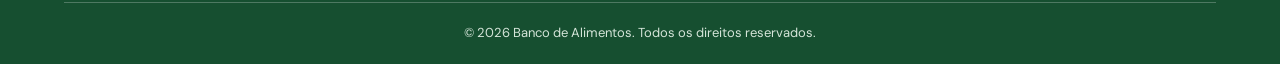
<file: banco de alimentos/pages/ong.html>
<!DOCTYPE html>
<html lang="pt-br">
<head>
    <meta charset="UTF-8">
    <meta name="viewport" content="width=device-width, initial-scale=1.0">
    <link rel="stylesheet" href="../css/ong.css">
    <title>A ONG - Banco de Alimentos</title>


    <!-- Fontes e Estilos-->
    <link rel="preconnect" href="https://fonts.googleapis.com">
    <link rel="preconnect" href="https://fonts.gstatic.com" crossorigin>
    <link href="https://fonts.googleapis.com/css2?family=DM+Sans:wght@400;500;600;700&family=Manrope:wght@600;700;800&display=swap" rel="stylesheet">

</head>
<body>

    <!-- Cabeçalho Principal-->
    <header class="site-header">

        <div class="container">

            <div class="logo">
                <h1 class="titulo">🥗 Banco de Alimentos</h1>
                <p class="p">Combate à fome</p>
            </div>
            

            <nav class="main-nav"> 

                <a href="../../index.html">Início</a>
                <a href="./ong.html">A ONG</a>
                <a href="./projetos.html">Projetos</a>
                <a href="./doacoes.html">Doações</a>
                <a href="./voluntario.html">Voluntariado</a>
                <a href="./contato.html">Contato</a>

                <button class="btn-entrar" onclick="window.location.href='../pages/login.html'">entrar</button>
            </nav>

        </div>

    </header>


    <main>

        <!--Seção 1: A ONG-->

        <section class="section-ong">

            <div class="inicio">

                <p>Inicio > </p>
                <p>A ONG</p>

                <h1>A ONG</h1>

                <p id="text-transf">Transformando solidariedade em esperança</p>


                <img src="../assets/images/cesta.jpg" alt="Imagem Ilustrativa" class="image-doacao">
            </div>

        </section>


        <!-- Seção 2: Sobre Nós -->


        <section class="section-sobreNos">

            <div class="sobre">

                <h6>SOBRE NÓS</h6>

                <h1>Nossa História</h1>

                <p id="historia">O Banco de Alimentos é uma organização sem fins lucrativos
                    dedicada a combater a fome e o desperdício de alimentos. <br>

                Desde a nossa fundação, trabalhamos para transformar o que seria
                desperdiçado em refeições para quem mais precisa, conectando
                doadores, empresas, agricultores e comunidades.

                </p>

                <a href="./projetos.html">Conheça nossos projetos -> </a>

                <img src="../assets/images/alimentos.jpg" alt="Imagem ilustrativa" class="alimentos">

            </div>

        </section>


        <!-- Seção 3: Valores -->

        <section class="section-valores"> 

            <div class="missao">

                <h3>Missão</h3>

                <p>Buscar, arrecadar e distribuir alimentos <br>
                para pessoas em situação de vulnerabilidade <br>
                social, contribuindo para a segurança <br>
                alimentar e o desenvolvimento das comunidades.</p>

            </div>

            <div class="visao">

                <h3>Visão</h3>

                <p>Ser referência no combate à fome <br>
                e ao disperdício de alimentos, <br>
                reconhecida pela eficiência, transparência <br>
                e pelo impacto social positivo.</p>

            </div>

            <div class="valores">

                <h3>Valores</h3>

                <!--Lista-->
                <ul class="lista-valor">

                    <li>Solidariedade</li>
                    <li>Respeito às pessoas</li>
                    <li>Ética e transparência</li>
                    <li>Compromisso social</li>
                    <li>Sustentabilidade</li>

                </ul>

            </div>

        </section>


        <!--Seção 4: Nosso Impacto-->

        <section class="nosso-impacto">

            <div>

                <h6>NOSSO IMPACTO</h6>

                <h1>Juntos, fazemos a diferença</h1>

                <p>Cada doação, cada voluntário e cada projeto <br>
                representa uma vida impactada. Nosso trabalho <br>
                alimenta não apenas o corpo, mas também <br>
                a esperança de milhares de famílias.</p>

            </div>

            <a href="./doacoes.html" class="resultados">Saiba mais sobren nossos resultados -></a>

            <!--Dados-->
            <div class="dado">

                <h3><svg xmlns="http://www.w3.org/2000/svg" height="24px" viewBox="0 -960 960 960" width="24px" fill="#176b3a"><path d="M280-80v-366q-51-14-85.5-56T160-600v-280h80v280h40v-280h80v280h40v-280h80v280q0 56-34.5 98T360-446v366h-80Zm400 0v-320H560v-280q0-83 58.5-141.5T760-880v800h-80Z"/></svg>25.430</h3>
                <p>refeições distribuídas <br>
                    em 2026
                </p>

                </div>

            <div class="dado">

                <h3><svg xmlns="http://www.w3.org/2000/svg" height="24px" viewBox="0 -960 960 960" width="24px" fill="#176b3a"><path d="M720-720q-33 0-56.5-23.5T640-800q0-33 23.5-56.5T720-880q33 0 56.5 23.5T800-800q0 33-23.5 56.5T720-720ZM680-80v-320q0-40-20.5-72T607-522l35-103q8-25 29.5-40t48.5-15q27 0 48.5 15t29.5 40l102 305H800v240H680ZM457.5-517.5Q440-535 440-560t17.5-42.5Q475-620 500-620t42.5 17.5Q560-585 560-560t-17.5 42.5Q525-500 500-500t-42.5-17.5ZM220-720q-33 0-56.5-23.5T140-800q0-33 23.5-56.5T220-880q33 0 56.5 23.5T300-800q0 33-23.5 56.5T220-720ZM140-80v-280H80v-240q0-33 23.5-56.5T160-680h120q33 0 56.5 23.5T360-600v240h-60v280H140Zm300 0v-160h-40v-160q0-25 17.5-42.5T460-460h80q25 0 42.5 17.5T600-400v160h-40v160H440Z"/></svg>8.240</h3>
                <p>famílias atendidas</p>

                </div>

            <div class="dado">

                <h3><svg xmlns="http://www.w3.org/2000/svg" height="24px" viewBox="0 -960 960 960" width="24px" fill="#176b3a"><path d="M360-80v-529q-91-24-145.5-100.5T160-880h80q0 83 53.5 141.5T430-680h100q30 0 56 11t47 32l181 181-56 56-158-158v478h-80v-240h-80v240h-80Zm63.5-663.5Q400-767 400-800t23.5-56.5Q447-880 480-880t56.5 23.5Q560-833 560-800t-23.5 56.5Q513-720 480-720t-56.5-23.5Z"/></svg>1.250</h3>
                <p>voluntários <br> ativos</p>

                </div>

            <div class="dado">

                <h3><svg xmlns="http://www.w3.org/2000/svg" height="24px" viewBox="0 -960 960 960" width="24px" fill="#176b3a"><path d="M160-160q-33 0-56.5-23.5T80-240v-480q0-33 23.5-56.5T160-800h640q33 0 56.5 23.5T880-720v480q0 33-23.5 56.5T800-160H160Zm0-80h640v-480H160v480Zm80-80h480L570-520 450-360l-90-120-120 160Zm-80 80v-480 480Z"/></svg>85</h3>
                <p>pontos de arrecadação</p>

                </div>


        </section>


        <!-- Seção 5: Futuro-->


        <section class="section-futuro">

            <div class="futuro">

                <h6>NOSSA EQUIPE</h6>

                <h1>Pessoas que acreditam em um futuro melhor.</h1>

                <p>Nossa equipe é formada por profissionais dedicas <br>
                voluntários e parceiros que trabalham juntos para <br>
                tornar o combate à fome uma realidade.</p>

            </div>

            <a href="#" class="fut">Conheça nossa equipe -></a>

            <img src="../assets/images/equipe.jpg" alt="Imagem Ilustrativa" class="equipe">



        </section>


<!-- Seção 6: Perguntas Frequentes -->
 
        <section class="faq">
    <h2>Tire suas dúvidas</h2>

    <div class="pergunta">

        <button class="faq-botao" type="button">
            Como posso fazer uma doação?
            <span>+</span>
        </button>

        <div class="resposta">
            <p>Você pode contribuir com alimentos não perecíveis
            e ajudar famílias em situação de vulnerabilidade.</p>
        </div>

    </div>

    <div class="pergunta">

        <button class="faq-botao" type="button">
            Como faço para ser voluntário?
            <span>+</span>
        </button>

        <div class="resposta">
            <p>Entre em contato conosco para conhecer
            nossas oportunidades de voluntariado.</p>
        </div>

    </div>

</section>


    </main>

    <!-- Rodapé do site -->
<footer class="rodape">
    <div class="conteudo-rodape">

        <!-- Identidade da ONG -->
        <div class="info-rodape">
            <h2>Banco de Alimentos</h2>
            <p>Combate à fome</p>
            <p>
                Trabalhamos para combater a insegurança alimentar
                e levar esperança a quem mais precisa.
            </p>
        </div>

        <!-- Links rápidos -->
        <div class="links-rodape">
            <h3>Links rápidos</h3>
            <a href="../../index.html">Início</a>
            <a href="./ong.html">A ONG</a>
            <a href="./projetos.html">Projetos</a>
            <a href="./doacoes.html">Doações</a>
            <a href="./contato.html">Contato</a>
        </div>

    </div>

    <!-- Direitos autorais -->
    <div class="direitos-rodape">
        <p>
            &copy; 2026 Banco de Alimentos.
            Todos os direitos reservados.
        </p>
    </div>
</footer>



    
    <script src="../js/ong.js"></script>
</body>
</html>
</file>
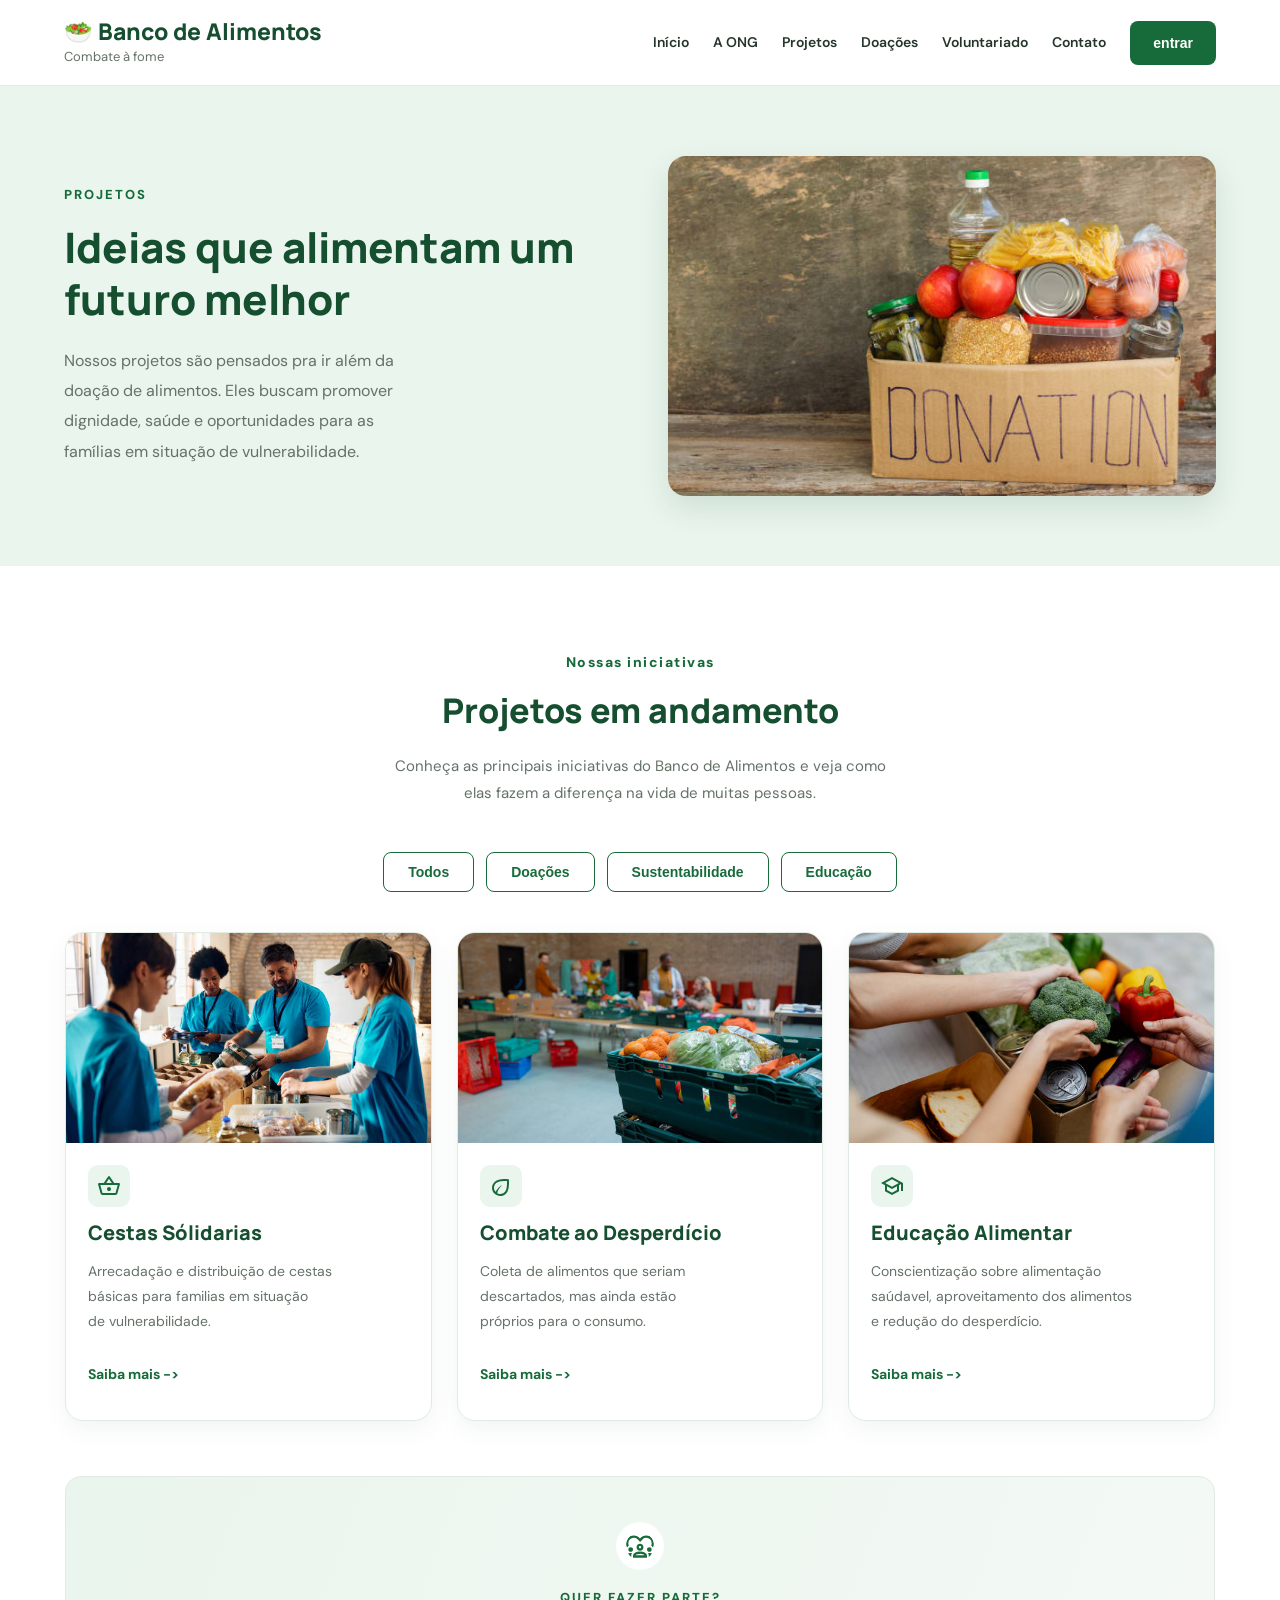
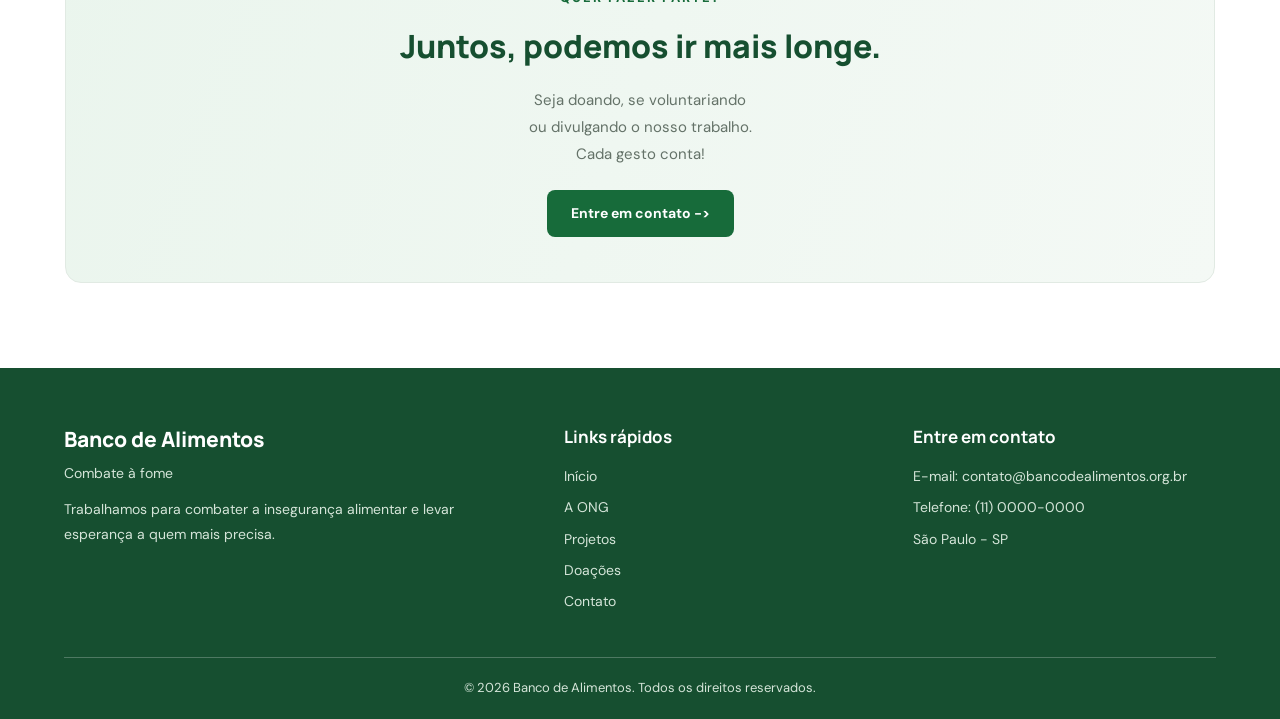
<file: banco de alimentos/pages/projetos.html>
<!DOCTYPE html>
<html lang="pt-br">
<head>
    <meta charset="UTF-8">
    <meta name="viewport" content="width=device-width, initial-scale=1.0">
    <link rel="stylesheet" href="../css/projetos.css">
    <title>Projetos - Banco de Alimentos</title>

    <!-- Fontes e Estilos-->
    <link rel="preconnect" href="https://fonts.googleapis.com">
    <link rel="preconnect" href="https://fonts.gstatic.com" crossorigin>
    <link href="https://fonts.googleapis.com/css2?family=DM+Sans:wght@400;500;600;700&family=Manrope:wght@600;700;800&display=swap" rel="stylesheet">


</head>
<body>

    <!-- Cabeçalho Principal-->
    <header class="site-header">

        <div class="container">

            <div class="logo">
                <h1 class="titulo">🥗 Banco de Alimentos</h1>
                <p class="p">Combate à fome</p>
            </div>
            

            <nav class="main-nav"> 

                <a href="../../index.html">Início</a>
                <a href="./ong.html">A ONG</a>
                <a href="projetos.html">Projetos</a>
                <a href="./doacoes.html">Doações</a>
                <a href="./voluntario.html">Voluntariado</a>
                <a href="./contato.html">Contato</a>

                <button class="btn-entrar" onclick="window.location.href='../pages/login.html'">entrar</button>
            </nav>

        </div>

    </header>
    

    <main>

        <!--Seção 1: Projetos-->
    
    <section class="section-projetos">

        <div class="projetos">

        <h6>PROJETOS</h6>

        <h1>Ideias que alimentam um futuro melhor
        </h1>
        
        <p>Nossos projetos são pensados pra ir além da <br>
        doação de alimentos. Eles buscam promover <br>
        dignidade, saúde e oportunidades para as <br>
        famílias em situação de vulnerabilidade.
        </p>

        </div>

        <img src="../assets/images/projeto.jpg" alt="Imagem ilustrativa">

    </section>


    <!--Seção 2: Nossas inicativas-->

    <section class="section-iniciativas">

        <div class="projetos-em-andamento">

        <h3>Nossas iniciativas</h3>

        <h1>Projetos em andamento</h1>

        <p>Conheça as principais iniciativas do Banco de Alimentos e veja como <br>
        elas fazem a diferença na vida de muitas pessoas.</p>

        </div>

        <div class="model-proj">

            <!-- Botões de filtro de projetos -->
            <div class="filtro-projetos">

                <button class="filtro-btn" data-filtro="todos">Todos</button>
                <button class="filtro-btn" data-filtro="doacoes">Doações</button>
                <button class="filtro-btn" data-filtro="sustentabilidade">Sustentabilidade</button>
                <button class="filtro-btn" data-filtro="educacao">Educação</button>

            </div>

            <div class="modelo-cont" data-categoria="doacoes">

                <img src="../assets/images/solidaria.jpg" alt="imagem ilustrativa">

                <svg xmlns="http://www.w3.org/2000/svg" viewBox="0 0 24 24" height="24px" width="24px" fill="#176b3a"><path d="M5.53,21q-0.67,0-1.2-0.41Q3.8,20.18 3.6,19.52L1.05,10.27Q0.93,9.8 1.21,9.4T2,9H6.75l4.4-6.55q0.13-0.2 0.35-0.32T11.98,2t0.47,0.13T12.8,2.45L17.2,9H22q0.5,0 0.79,0.4t0.16,0.88L20.4,19.52q-0.2,0.65-0.73,1.06T18.48,21H5.53ZM5.5,19h13l2.2-8H3.3l2.2,8Zm7.91-2.59Q14,15.83 14,15t-0.59-1.41T12,13t-1.41,0.59Q10,14.18 10,15t0.59,1.41T12,17t1.41-0.59ZM9.18,9H14.8L11.98,4.8L9.18,9ZM12,15Z"/></svg>

                <h3>Cestas Sólidarias</h3>

                <p>Arrecadação e distribuição de cestas <br>
                básicas para familias em situação <br>
                de vulnerabilidade.</p>

                <a href="https://www.acaodacidadania.org.br/" target="_blank" rel="noopener noreferrer">Saiba mais -></a>

            </div>


            <div class="modelo-cont" data-categoria="sustentabilidade">

                <img src="../assets/images/desperdicio.jpg" alt="Imagem ilustrativa">

                <svg xmlns="http://www.w3.org/2000/svg" viewBox="0 0 24 24" height="24px" width="24px" fill="#176b3a"><path d="M5.4,19.6Q4.28,18.48 3.64,17Q3,15.53 3,13.95q0-1.57 0.6-3.11T5.55,7.95q0.88-0.88 2.16-1.5t3.05-0.99t4.03-0.44T19.85,5.2q0.2,2.65 0.13,4.88t-0.41,4.01q-0.34,1.79-0.95,3.13T17.1,19.45q-1.33,1.32-2.81,1.94T11.25,22q-1.63,0-3.17-0.64T5.4,19.6Zm2.8-0.4q0.72,0.43 1.49,0.61T11.25,20q1.15,0 2.28-0.46t2.15-1.49q0.45-0.45 0.91-1.26t0.8-2.13q0.34-1.31 0.51-3.18q0.17-1.86 0.05-4.44Q16.73,7 15.19,7.01T12.13,7.25Q10.6,7.47 9.23,7.97Q7.85,8.48 6.98,9.35q-1.13,1.13-1.55,2.22T5,13.7q0,1.47 0.56,2.59t0.99,1.56q1.05-2 2.78-3.84T13.35,11q-1.8,1.57-3.14,3.56T8.2,19.2Zm0,0Zm0,0Z"/></svg>

                <h3>Combate ao Desperdício</h3>

                <p>Coleta de alimentos que seriam <br>
                descartados, mas ainda estão  <br>
                próprios para o consumo.</p>

                <a href="https://www.sesc.com.br/mesa-brasil/" target="_blank" rel="noopener noreferrer">Saiba mais -></a>

            </div>

            <div class="modelo-cont" data-categoria="educacao">

                <img src="../assets/images/educacao.jpg" alt="imagem ilustrativa">

                <svg xmlns="http://www.w3.org/2000/svg" viewBox="0 0 24 24" height="24px" width="24px" fill="#176b3a"><path d="M12,21L5,17.2v-6L1,9L12,3L23,9v8H21V10.1l-2,1.1v6L12,21Zm0-8.3L18.85,9L12,5.3L5.15,9L12,12.7Zm0,6.03l5-2.7V12.25L12,15L7,12.25v3.77l5,2.7Zm0-6.03Zm0,2.25Zm0,0Z"/></svg>

                <h3>Educação Alimentar</h3>

                <p>Conscientização sobre alimentação <br>
                saúdavel, aproveitamento dos alimentos <br>
                e redução do desperdício.</p>

                <a href="https://gastromotiva.org/" target="_blank" rel="noopener noreferrer">Saiba mais -></a>

            </div>

        </div>

        <div class="model-conte">

            <div class="model-conteu">

            <svg xmlns="http://www.w3.org/2000/svg" viewBox="0 0 24 24" height="24px" width="24px" fill="#176b3a"><path d="M0.95,13.3q-0.45-0.9-0.7-1.82T0,9.6Q0,6.8 1.9,4.9T6.6,3q1.58,0 3,0.66T12,5.5q0.98-1.18 2.4-1.84T17.4,3q2.8,0 4.7,1.9T24,9.6q0,0.95-0.25,1.88t-0.7,1.82q-0.27-0.47-0.65-0.85t-0.88-0.6q0.22-0.58 0.35-1.13Q22,10.17 22,9.6q0-1.95-1.32-3.28T17.4,5q-2.03,0-3.11,1.11Q13.2,7.22 12,8.6Q10.8,7.2 9.71,6.1T6.6,5Q4.65,5 3.33,6.32T2,9.6q0,0.57 0.13,1.13q0.13,0.55 0.35,1.13q-0.5,0.22-0.88,0.6T0.95,13.3ZM0,22V20.43q0-1.1 1.11-1.76T4,18q0.33,0 0.63,0.01T5.2,18.08q-0.35,0.5-0.53,1.07Q4.5,19.73 4.5,20.38V22H0Zm6,0V20.38q0-1.63 1.66-2.63t4.34-1q2.7,0 4.35,1T18,20.38V22H6Zm13.5,0V20.38q0-0.65-0.16-1.23q-0.16-0.57-0.49-1.07q0.27-0.05 0.56-0.06T20,18q1.8,0 2.9,0.66T24,20.43V22H19.5ZM12,18.75q-1.42,0-2.55,0.38T8.13,20H15.9q-0.22-0.5-1.34-0.88T12,18.75ZM4,17q-0.82,0-1.41-0.59T2,15q0-0.85 0.59-1.43T4,13q0.85,0 1.43,0.57T6,15q0,0.82-0.57,1.41T4,17Zm16,0q-0.82,0-1.41-0.59T18,15q0-0.85 0.59-1.43T20,13q0.85,0 1.43,0.57T22,15q0,0.82-0.57,1.41T20,17Zm-8-1q-1.25,0-2.13-0.88T9,13q0-1.28 0.88-2.14T12,10q1.28,0 2.14,0.86Q15,11.73 15,13q0,1.25-0.86,2.13T12,16Zm0-4q-0.42,0-0.71,0.29T11,13t0.29,0.71T12,14t0.71-0.29Q13,13.43 13,13t-0.29-0.71T12,12Zm0,1Zm0.03,7Z"/></svg>

            <h6>QUER FAZER PARTE?</h6>

            <h1>Juntos, podemos ir mais longe.</h1>

            <p>Seja doando, se voluntariando <br>
            ou divulgando o nosso trabalho. <br>
            Cada gesto conta!</p>
            
            <a href="./contato.html">Entre em contato -></a>

            </div>

        </div>

    </section>

    </main>


      <!-- Rodapé do site -->
    <footer class="rodape">

    <div class="conteudo-rodape">

        <!-- Identidade da ONG -->
        <div class="info-rodape">

            <h2>Banco de Alimentos</h2>
            <p>Combate à fome</p>
            <p>
                Trabalhamos para combater a insegurança alimentar
                e levar esperança a quem mais precisa.
            </p>

        </div>


        <!-- Links rápidos -->
        <div class="links-rodape">

            <h3>Links rápidos</h3>
            <a href="../../index.html">Início</a>
            <a href="./ong.html">A ONG</a>
            <a href="./projetos.html">Projetos</a>
            <a href="./doacoes.html">Doações</a>
            <a href="./contato.html">Contato</a>

        </div>

        <!-- Contato -->
        <div class="contato-rodape">

            <h3>Entre em contato</h3>
            <p>E-mail: contato@bancodealimentos.org.br</p>
            <p>Telefone: (11) 0000-0000</p>
            <p>São Paulo - SP</p>

        </div>

    </div>

    <!-- Direitos autorais -->
    <div class="direitos-rodape">

        <p>
            &copy; 2026 Banco de Alimentos.
            Todos os direitos reservados.
        </p>
    </div>

</footer>


    <script src="../js/projetos.js"></script>
</body>
</html>
</file>
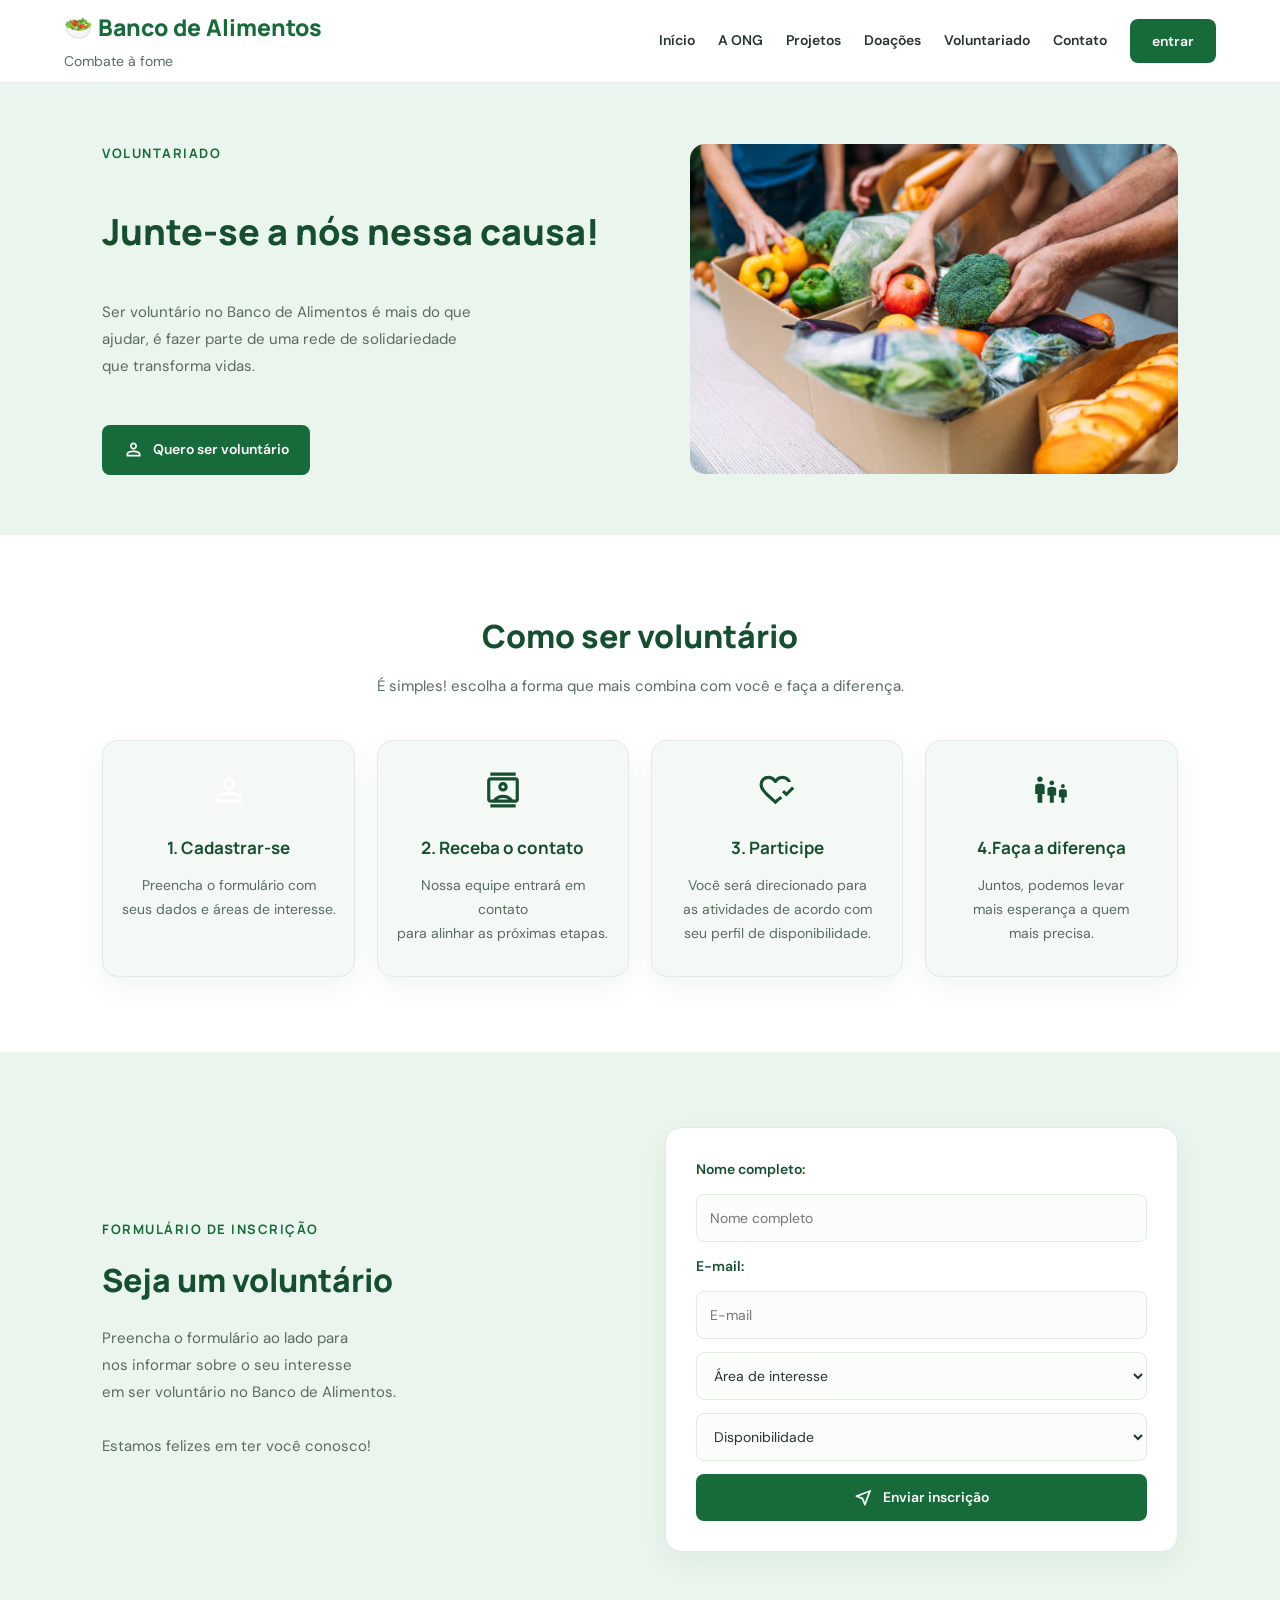
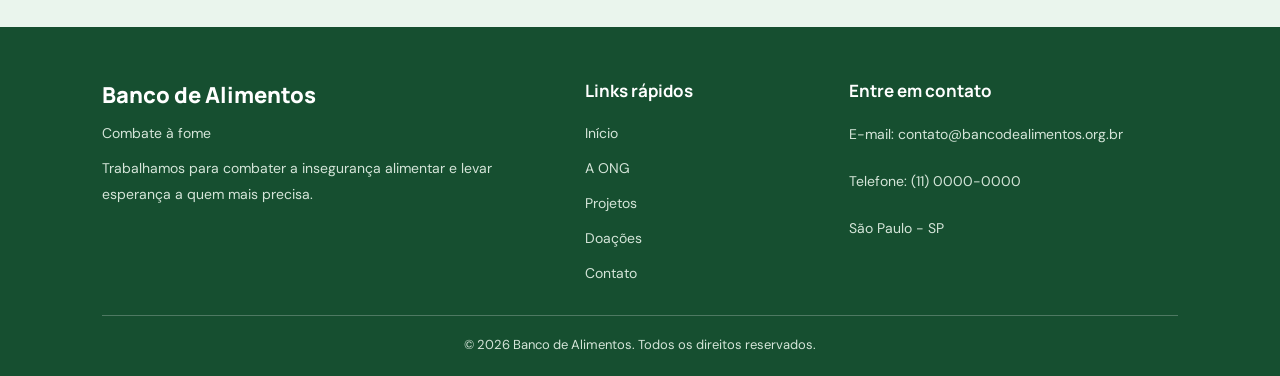
<file: banco de alimentos/pages/voluntario.html>
<!DOCTYPE html>
<html lang="pt-br">
<head>
    <meta charset="UTF-8">
    <meta name="viewport" content="width=device-width, initial-scale=1.0">
    <link rel="stylesheet" href="../css/voluntario.css">
    <title>Voluntariado - Banco de Alimentos</title>

    <!-- Fontes e Estilos-->
    <link rel="preconnect" href="https://fonts.googleapis.com">
    <link rel="preconnect" href="https://fonts.gstatic.com" crossorigin>
    <link href="https://fonts.googleapis.com/css2?family=DM+Sans:wght@400;500;600;700&family=Manrope:wght@600;700;800&display=swap" rel="stylesheet">

</head>
<body>

    <!-- Cabeçalho Principal-->
    <header class="site-header">

        <div class="container">

            <div class="logo">
                <h1 class="titulo">🥗 Banco de Alimentos</h1>
                <p class="p">Combate à fome</p>
            </div>
            

            <nav class="main-nav"> 

                <a href="../../index.html">Início</a>
                <a href="./ong.html">A ONG</a>
                <a href="./projetos.html">Projetos</a>
                <a href="./doacoes.html">Doações</a>
                <a href="./voluntario.html">Voluntariado</a>
                <a href="./contato.html">Contato</a>

                <button class="btn-entrar" onclick="window.location.href='../pages/login.html'">entrar</button>
            </nav>

        </div>

    </header>


    <main>

        <!--Seção 1: Voluntario-->

        <section class="section-volun">

            <div class="volunt">

                <h6>VOLUNTARIADO</h6>
                <h1>Junte-se a nós nessa causa!</h1>

                <p>Ser voluntário no Banco de Alimentos é mais do que <br>
                ajudar, é fazer parte de uma rede de solidariedade <br>
                que transforma vidas.</p>

                <a href="#mdl"><svg xmlns="http://www.w3.org/2000/svg" viewBox="0 0 24 24" height="24px" width="24px" fill="#FFFFFF"><path d="M9.18,10.83Q8,9.65 8,8T9.18,5.18T12,4t2.83,1.18T16,8t-1.17,2.82T12,12T9.18,10.83ZM4,20V17.2q0-0.85 0.44-1.56q0.44-0.71 1.16-1.09q1.55-0.78 3.15-1.16T12,13t3.25,0.39t3.15,1.16q0.72 0.38 1.16 1.09T20,17.2V20H4Zm2-2H18V17.2q0-0.27-0.14-0.5q-0.14-0.22-0.36-0.35q-1.35-0.68-2.72-1.01T12,15T9.23,15.34T6.5,16.35Q6.28,16.48 6.14,16.7Q6,16.93 6,17.2V18Zm7.41-8.59Q14,8.82 14,8T13.41,6.59T12,6T10.59,6.59Q10,7.18 10,8t0.59,1.41T12,10t1.41-0.59ZM12,8Zm0,10Z"/></svg>Quero ser voluntário</a>

                <img src="../assets/images/von.jpg" alt="Ilustrativa" class="vonl">

            </div>

        </section>

        
        <!---seção 2: como ser voluntario--->

        <section class="section-como">

        <div class="model-container">
        <div class="model-peo">

        <h1>Como ser voluntário</h1>
        <p>É simples! escolha a forma que mais combina com você e faça a diferença.</p>

        </div>

        <div class="model">

        <svg xmlns="http://www.w3.org/2000/svg" viewBox="0 0 24 24" height="24px" width="24px" fill="#FFFFFF"><path d="M9.18,10.83Q8,9.65 8,8T9.18,5.18T12,4t2.83,1.18T16,8t-1.17,2.82T12,12T9.18,10.83ZM4,20V17.2q0-0.85 0.44-1.56q0.44-0.71 1.16-1.09q1.55-0.78 3.15-1.16T12,13t3.25,0.39t3.15,1.16q0.72,0.38 1.16,1.09T20,17.2V20H4Zm2-2H18V17.2q0-0.27-0.14-0.5q-0.14-0.22-0.36-0.35q-1.35-0.68-2.72-1.01T12,15T9.23,15.34T6.5,16.35Q6.28,16.48 6.14,16.7Q6,16.93 6,17.2V18Zm7.41-8.59Q14,8.82 14,8T13.41,6.59T12,6T10.59,6.59Q10,7.18 10,8t0.59,1.41T12,10t1.41-0.59ZM12,8Zm0,10Z"/></svg>
        <h3>1. Cadastrar-se</h3>
        <p>Preencha o formulário com <br> 
        seus dados e áreas de interesse.</p>

        </div>

        <div class="model">

        <svg xmlns="http://www.w3.org/2000/svg" viewBox="0 0 24 24" height="24px" width="24px" fill="#164f30"><path d="M4,23V21H20v2H4ZM4,3V1H20V3H4Zm8,10q1.25,0 2.13-0.88T15,10T14.13,7.88T12,7T9.88,7.88T9,10t0.88,2.13T12,13ZM4,20q-0.82,0-1.41-0.59T2,18V6Q2,5.18 2.59,4.59T4,4H20q0.83,0 1.41,0.59Q22,5.18 22,6V18q0,0.82-0.59,1.41T20,20H4Zm1.75-2q1.13-1.4 2.72-2.2Q10.08,15 12,15t3.53,0.8T18.25,18H20V6H4V18H5.75ZM8.7,18h6.6q-0.72-0.5-1.56-0.75T12,17t-1.74,0.25T8.7,18Zm2.59-7.29Q11,10.43 11,10q0-0.43 0.29-0.71T12,9t0.71,0.29T13,10t-0.29,0.71T12,11t-0.71-0.29ZM12,12Z"/></svg>
        <h3>2. Receba o contato</h3>
        <p>Nossa equipe entrará em contato <br>
        para alinhar as próximas etapas.
        </p>

        </div>

        <div class="model">
        
        <svg xmlns="http://www.w3.org/2000/svg" viewBox="0 0 24 24" height="24px" width="24px" fill="#164f30"><path d="M17.95,16.18L15.1,13.35l1.43-1.4l1.42,1.4l3.53-3.53l1.43,1.4l-4.95,4.95ZM11,11.48ZM11,21L7.83,18.15q-1.8-1.63-3.09-2.9t-2.12-2.4T1.39,10.68Q1,9.63 1,8.48Q1,6.13 2.58,4.56T6.5,3Q7.8,3 8.98,3.55T11,5.1q0.85-1 2.03-1.55T15.5,3q2.03,0 3.4,1.14T20.78,7q0,0-0.34,0T19.71,7T18.99,7T18.65,7Q18.2,6 17.33,5.5T15.5,5q-1.27,0-2.2,0.69T11.58,7.5H10.43Q9.65,6.38 8.66,5.69Q7.68,5 6.5,5Q5.08,5 4.04,5.99Q3,6.97 3,8.48Q3,9.3 3.35,10.15T4.6,12.11q0.9,1.11 2.45,2.6T11,18.3q0.65-0.57 1.53-1.32t1.4-1.25q0,0 0.22,0.22q0.22,0.23 0.49,0.49t0.49,0.49t0.23,0.22q-0.55,0.5-1.4,1.24t-1.5,1.31L11,21Z"/></svg>
        <h3>3. Participe</h3>
        <p>Você será direcionado para <br>
        as atividades de acordo com <br>
        seu perfil de disponibilidade.
        </p>

        </div>

        <div class="model">
        
        <svg xmlns="http://www.w3.org/2000/svg" viewBox="0 0 24 24" height="24px" width="24px" fill="#164f30"><path d="M3.5,20V14.5H2V9.55Q2,9.17 2.2,8.89T2.78,8.4T3.71,8.1T5,8T6.29,8.1T7.23,8.4T7.8,8.89T8,9.55V14.5H6.5V20h-3ZM5,7Q4.28,7 3.76,6.49Q3.25,5.97 3.25,5.25q0-0.73 0.51-1.24T5,3.5T6.24,4.01T6.75,5.25q0,0.72-0.51,1.24T5,7Zm7.5,2q-0.63,0-1.06-0.44T11,7.5t0.44-1.06T12.5,6t1.06,0.44T14,7.5T13.56,8.56T12.5,9Zm7,1.75q-0.52,0-0.89-0.36T18.25,9.5t0.36-0.89T19.5,8.25q0.53,0 0.89,0.36q0.36,0.36 0.36,0.89q0,0.52-0.36,0.89T19.5,10.75ZM11.25,20V15.5H9.75V11.4q0-0.35 0.18-0.61q0.18-0.26 0.53-0.44q0.35-0.18 0.88-0.26T12.5,10t1.18,0.09t0.88,0.26q0.35,0.17 0.53,0.44t0.17,0.61v4.1h-1.5V20h-2.5Zm7.25,0V16.5H17V12.77q0-0.3 0.16-0.54t0.49-0.41t0.79-0.25T19.5,11.5t1.06,0.07t0.79,0.25t0.49,0.41Q22,12.48 22,12.77V16.5H20.5V20h-2Z"/></svg>
        <h3>4.Faça a diferença</h3>
        <p>Juntos, podemos levar <br> 
        mais esperança a quem <br>
        mais precisa.
        </p>

         </div>

         </div>

        </section>


        <!--Seção 3 - Inscrição-->

        <section class="section-inscricao" id="#formulario">

            <div class="model-inscri">

                <h6 id="mdl">FORMULÁRIO DE INSCRIÇÃO</h6>
                <h1 id="mdo">Seja um voluntário</h1>

                <p>Preencha o formulário ao lado para <br>
                nos informar sobre o seu interesse <br>
                em ser voluntário no Banco de Alimentos. <br> <br>
            
                Estamos felizes em ter você conosco!</p>

            </div>

            <div>

                <form class="form-voluntario">

                <label for="nome">Nome completo:</label>
                <input type="text" id="nome" name="nome" placeholder="Nome completo"  novalidate>
                
                <label for="email">E-mail:</label>
                <input type="email" id="email" name="email" placeholder="E-mail" novalidate>

                <select name="area_interesse" id="area_interesse" novalidate>

                    <option value="" selected disabled>Área de interesse</option>
                    <option value="distribuicao">Distribuição de alimentos</option>
                    <option value="organi">Organização de Cestas Básicas</option>
                    <option value="arrecadacao">Arrecadação de Alimentos</option>
                    <option value="apoio">Apoio Administrativo</option>
                    <option value="preferencia">Não tenho preferência</option>
                    
                </select>

                <select name="disponibilidade" id="disponibilidade" novalidate>

                    <option value="" selected disabled>Disponibilidade</option>
                    <option value="manha">Durante a semana - Manhã</option>
                    <option value="tarde">Durante a semana - Tarde</option>
                    <option value="sabado">Aos sábados</option>
                    <option value="domingo">Aos domingos</option>
                    <option value="flexivel">Disponibilidade flexível</option>
                    
                </select>

                <button class="mods"><svg xmlns="http://www.w3.org/2000/svg" viewBox="0 0 24 24" height="24px" width="24px" fill="#F3F3F3"><path d="M12.9,21l-2.85-7.05L3,11.1V9.7L21,3L14.3,21H12.9Zm0.65-3.7L17.6,6.4L6.7,10.45l4.9,1.95l1.95,4.9ZM11.6,12.4Z"/></svg>Enviar inscrição</button>
 
                
                <p id="mensagem-voluntario" role="status"></p>

                </form>

            </div>

        </section>

    </main>

    <!-- Rodapé do site -->
<footer class="rodape">
    <div class="conteudo-rodape">

        <!-- Identidade da ONG -->
        <div class="info-rodape">
            <h2>Banco de Alimentos</h2>
            <p>Combate à fome</p>
            <p>
                Trabalhamos para combater a insegurança alimentar
                e levar esperança a quem mais precisa.
            </p>
        </div>

        <!-- Links rápidos -->
        <div class="links-rodape">
            <h3>Links rápidos</h3>
            <a href="../../index.html">Início</a>
            <a href="./ong.html">A ONG</a>
            <a href="./projetos.html">Projetos</a>
            <a href="./doacoes.html">Doações</a>
            <a href="./contato.html">Contato</a>
        </div>

        <!-- Contato -->
        <div class="contato-rodape">
            <h3>Entre em contato</h3>
            <p>E-mail: contato@bancodealimentos.org.br</p>
            <p>Telefone: (11) 0000-0000</p>
            <p>São Paulo - SP</p>
        </div>

    </div>

    <!-- Direitos autorais -->
    <div class="direitos-rodape">
        <p>
            &copy; 2026 Banco de Alimentos.
            Todos os direitos reservados.
        </p>
    </div>
</footer>

    
    <script src="../js/voluntario.js"></script>
</body>
</html>
</file>
<file: banco de alimentos/css/contato.css>
/* ========================================
   CONFIGURAÇÕES GERAIS
======================================== */

* {
    margin: 0;
    padding: 0;
    box-sizing: border-box;
}

body {
    font-family: 'DM Sans', sans-serif;
    background-color: #f4f9f5;
    color: #596b5e;
    line-height: 1.6;
}

:root {
    --verde-principal: #176b3a;
    --verde-escuro: #164f30;
    --verde-claro: #eaf5ed;
    --verde-suave: #f7faf7;
    --texto: #26352b;
    --texto-secundario: #647268;
    --branco: #ffffff;
    --borda: #e1eae3;
    --dourado: #d6a84b;
}

h1, h2, h3, h6 {
    font-family: 'Manrope', sans-serif;
}

a {
    text-decoration: none;
}

/* ========================================
   CABEÇALHO
======================================== */

.site-header {
    background-color: #ffffff;
    padding: 18px 5%;
    box-shadow: 0 2px 12px rgba(0, 0, 0, 0.06);
}

.container {
    max-width: 1200px;
    margin: auto;
    display: flex;
    align-items: center;
    justify-content: space-between;
    gap: 25px;
}

.logo .titulo {
    font-size: 22px;
    font-weight: 800;
    color: #164f30;
}

.logo .p {
    font-size: 13px;
    color: #718174;
}

.main-nav {
    display: flex;
    align-items: center;
    gap: 22px;
}

.main-nav a {
    color: #43594a;
    font-size: 14px;
    font-weight: 600;
    transition: 0.3s;
}

.main-nav a:hover {
    color: #176b3a;
}

.main-nav button {
    background-color: #176b3a;
    color: #ffffff;
    border: none;
    padding: 10px 22px;
    border-radius: 7px;
    font-family: 'DM Sans', sans-serif;
    font-size: 14px;
    font-weight: 600;
    cursor: pointer;
    transition: 0.3s;
}

.main-nav button:hover {
    background-color: #10552d;
    transform: translateY(-2px);
}

/* ========================================
   SEÇÃO 1 - FALE CONOSCO
======================================== */

.model-fale {
    max-width: 1200px;
    margin: 65px auto;
    padding: 0 25px;
    display: grid;
    grid-template-columns: 1.1fr 0.9fr;
    gap: 55px;
    align-items: center;
}

.model-fal h6 {
    color: #176b3a;
    font-size: 13px;
    font-weight: 700;
    letter-spacing: 1.5px;
    margin-bottom: 12px;
}

.model-fal h1 {
    color: #164f30;
    font-size: 36px;
    font-weight: 800;
    line-height: 1.25;
    margin-bottom: 18px;
}

.model-fal p {
    color: #596b5e;
    font-size: 15px;
    margin-bottom: 25px;
}

.model-fal img {
    width: 100%;
    height: 280px;
    object-fit: cover;
    border-radius: 13px;
    box-shadow: 0 5px 18px rgba(0, 0, 0, 0.08);
}

/* Cartões de telefone, e-mail e endereço */

.model {
    display: flex;
    flex-direction: column;
    gap: 18px;
}

.model-tele {
    background-color: #ffffff;
    padding: 22px;
    border-radius: 12px;
    box-shadow: 0 4px 15px rgba(0, 0, 0, 0.05);
    border: 1px solid #e7eee8;
    display: grid;
    grid-template-columns: 48px 1fr;
    align-items: center;
    column-gap: 15px;
    transition: 0.3s;
}

.model-tele:hover {
    transform: translateY(-4px);
    box-shadow: 0 7px 20px rgba(0, 0, 0, 0.08);
}

.model-tele svg {
    grid-row: span 2;
    width: 45px;
    height: 45px;
    padding: 10px;
    background-color: #176b3a;
    border-radius: 10px;
}

.model-tele h6 {
    color: #164f30;
    font-size: 16px;
    font-weight: 700;
}

.model-tele p {
    color: #596b5e;
    font-size: 14px;
    overflow-wrap: anywhere;
}

/* ========================================
   SEÇÃO 2 - OUTRAS FORMAS DE CONTATO
======================================== */

.model-form {
    background-color: #eaf5ed;
    padding: 65px 25px;
}

.model-nosso {
    text-align: center;
    margin-bottom: 38px;
}

.model-nosso h6 {
    color: #176b3a;
    font-size: 13px;
    letter-spacing: 1.5px;
    margin-bottom: 10px;
}

.model-nosso h1 {
    color: #164f30;
    font-size: 32px;
    font-weight: 800;
}

.model-cards {
    max-width: 1200px;
    margin: auto;
    display: grid;
    grid-template-columns: repeat(4, 1fr);
    gap: 20px;
}

.cards1,
.cards2,
.cards3,
.cards4 {
    background-color: #ffffff;
    padding: 25px 20px;
    border-radius: 12px;
    border: 1px solid #e5eee7;
    box-shadow: 0 4px 14px rgba(0, 0, 0, 0.04);
    text-align: center;
    transition: 0.3s;
}

.cards1:hover,
.cards2:hover,
.cards3:hover,
.cards4:hover {
    transform: translateY(-5px);
    box-shadow: 0 8px 20px rgba(0, 0, 0, 0.08);
}

.model-cards svg {
    width: 45px;
    height: 45px;
    padding: 10px;
    background-color: #176b3a;
    border-radius: 10px;
    margin-bottom: 12px;
}

.model-cards h6 {
    color: #164f30;
    font-size: 17px;
    font-weight: 700;
    margin-bottom: 8px;
}

.model-cards p {
    color: #596b5e;
    font-size: 14px;
    line-height: 1.7;
    overflow-wrap: anywhere;
}

/* ========================================
   FORMULÁRIO DE CONTATO
======================================== */

.forms-1 {
    max-width: 750px;
    margin: 45px auto 0;
    background-color: #ffffff;
    padding: 35px;
    border-radius: 13px;
    border: 1px solid #e5eee7;
    box-shadow: 0 5px 20px rgba(0, 0, 0, 0.06);
}

.form-duvida {
    display: flex;
    flex-direction: column;
    gap: 10px;
}

.form-duvida label {
    color: #164f30;
    font-size: 14px;
    font-weight: 700;
    margin-top: 8px;
}

.form-duvida input,
.form-duvida select,
.form-duvida textarea {
    width: 100%;
    padding: 13px 14px;
    border: 1px solid #d6e2d8;
    border-radius: 7px;
    background-color: #fbfdfb;
    color: #43594a;
    font-family: 'DM Sans', sans-serif;
    font-size: 14px;
    outline: none;
    transition: 0.3s;
}

.form-duvida input:focus,
.form-duvida select:focus,
.form-duvida textarea:focus {
    border-color: #176b3a;
    box-shadow: 0 0 0 3px rgba(23, 107, 58, 0.10);
}

.form-duvida input::placeholder,
.form-duvida textarea::placeholder {
    color: #9aa89d;
}

.form-duvida textarea {
    min-height: 140px;
    resize: vertical;
}

#btn-env {
    background-color: #176b3a;
    color: #ffffff;
    border: none;
    padding: 13px 25px;
    border-radius: 7px;
    font-family: 'DM Sans', sans-serif;
    font-size: 15px;
    font-weight: 700;
    cursor: pointer;
    margin-top: 12px;
    transition: 0.3s;
}

#btn-env:hover {
    background-color: #10552d;
    transform: translateY(-2px);
}

/* ========================================
   SEÇÃO 3 - LOCALIZAÇÃO
======================================== */

.section-localizacao {
    max-width: 1200px;
    margin: 65px auto;
    padding: 0 25px;
    display: grid;
    grid-template-columns: 0.8fr 1.2fr;
    align-items: center;
    gap: 45px;
}

.localizacao-texto h2 {
    color: #164f30;
    font-size: 30px;
    font-weight: 800;
    margin-bottom: 18px;
}

.localizacao-texto p {
    color: #596b5e;
    font-size: 15px;
    margin-bottom: 12px;
}

.mapa {
    width: 100%;
    overflow: hidden;
    border-radius: 13px;
    box-shadow: 0 5px 18px rgba(0, 0, 0, 0.08);
}

.mapa iframe {
    display: block;
    width: 100%;
    height: 350px;
    border: 0;
}

/* ========================================
   RODAPÉ
======================================== */

.rodape {
    background-color: #164f30;
    color: #ffffff;
    padding: 50px 5% 20px;
}

.conteudo-rodape {
    max-width: 1200px;
    margin: auto;
    display: grid;
    grid-template-columns: 1.3fr 1fr 1fr;
    gap: 45px;
}

.info-rodape h2 {
    font-family: 'Manrope', sans-serif;
    font-size: 21px;
    margin-bottom: 5px;
}

.info-rodape p,
.contato-rodape p {
    color: #d7e8dc;
    font-size: 14px;
    margin-bottom: 10px;
}

.info-rodape p:first-of-type {
    color: #a9d5b5;
    font-weight: 600;
}

.links-rodape h3,
.contato-rodape h3 {
    font-size: 17px;
    margin-bottom: 15px;
}

.links-rodape {
    display: flex;
    flex-direction: column;
    align-items: flex-start;
}

.links-rodape a {
    color: #d7e8dc;
    font-size: 14px;
    margin-bottom: 9px;
    transition: 0.3s;
}

.links-rodape a:hover {
    color: #ffffff;
    padding-left: 4px;
}

.direitos-rodape {
    max-width: 1200px;
    margin: 30px auto 0;
    padding-top: 18px;
    border-top: 1px solid rgba(255, 255, 255, 0.2);
    text-align: center;
}

.direitos-rodape p {
    color: #d7e8dc;
    font-size: 13px;
}

/* ========================================
   RESPONSIVIDADE
======================================== */

@media (max-width: 950px) {

    .container {
        flex-direction: column;
    }

    .main-nav {
        justify-content: center;
        flex-wrap: wrap;
        gap: 15px;
    }

    .model-cards {
        grid-template-columns: repeat(2, 1fr);
    }

    .conteudo-rodape {
        grid-template-columns: repeat(2, 1fr);
    }
}

@media (max-width: 700px) {

    .model-fale {
        grid-template-columns: 1fr;
        margin: 40px auto;
        gap: 30px;
    }

    .model-fal h1 {
        font-size: 30px;
    }

    .model-fal p br {
        display: none;
    }

    .model-cards {
        grid-template-columns: 1fr;
    }

    .model-nosso h1 {
        font-size: 27px;
    }

    .forms-1 {
        padding: 23px 18px;
    }

    .section-localizacao {
        grid-template-columns: 1fr;
        gap: 25px;
        margin: 45px auto;
    }

    .localizacao-texto h2 {
        font-size: 26px;
    }

    .mapa iframe {
        height: 300px;
    }

    .conteudo-rodape {
        grid-template-columns: 1fr;
        gap: 25px;
    }
}

@media (max-width: 480px) {

    .site-header {
        padding: 18px 15px;
    }

    .logo .titulo {
        font-size: 19px;
    }

    .main-nav {
        gap: 12px;
    }

    .main-nav a {
        font-size: 13px;
    }

    .model-fale,
    .section-localizacao {
        padding: 0 18px;
    }

    .model-fal h1 {
        font-size: 27px;
    }

    .model-tele {
        padding: 18px;
    }

    .model-form {
        padding: 45px 18px;
    }

    .forms-1 {
        padding: 20px 15px;
    }
}



#mensagem {
    display: none;
    background-color: #eaf5ed;
    color: #176b3a;
    border: 1px solid #b8dcc2;
    padding: 14px 18px;
    border-radius: 8px;
    font-size: 14px;
    font-weight: 600;
    text-align: center;
    margin-top: 15px;
}

/* IDENTIDADE VISUAL E ACESSIBILIDADE */

html {
    scroll-behavior: smooth;
}

body {
    background-color: var(--verde-suave);
    color: var(--texto);
    line-height: 1.65;
}

img {
    max-width: 100%;
}

.site-header {
    padding: 0;
    border-bottom: 1px solid var(--borda);
    box-shadow: 0 4px 18px rgba(22, 79, 48, 0.06);
}

.site-header .container {
    width: 90%;
    max-width: 1200px;
    min-height: 82px;
    margin: 0 auto;
}

.main-nav a {
    display: inline-flex;
    min-height: 44px;
    align-items: center;
    color: var(--texto);
}

.main-nav a:hover {
    color: var(--verde-principal);
}

.main-nav button,
#btn-env {
    min-height: 44px;
    background-color: var(--verde-principal);
}

.model-tele,
.cards1,
.cards2,
.cards3,
.cards4,
.forms-1 {
    border-color: var(--borda);
    box-shadow: 0 10px 28px rgba(22, 79, 48, 0.06);
}

.model-tele,
.cards1,
.cards2,
.cards3,
.cards4 {
    border-radius: 16px;
}

.model-form {
    background-color: var(--verde-claro);
}

.form-duvida input,
.form-duvida select,
.form-duvida textarea {
    min-height: 48px;
    border-color: var(--borda);
    color: var(--texto);
}

.form-duvida textarea {
    min-height: 150px;
}

.form-duvida input:focus,
.form-duvida select:focus,
.form-duvida textarea:focus {
    border-color: var(--verde-principal);
    box-shadow: 0 0 0 3px rgba(23, 107, 58, 0.16);
}

#mensagem {
    color: var(--verde-escuro);
    background-color: var(--verde-claro);
    border-color: #b8dcc2;
}

.rodape {
    background-color: var(--verde-escuro);
}

.direitos-rodape {
    border-color: rgba(255, 255, 255, 0.24);
}

a:focus-visible,
button:focus-visible,
input:focus-visible,
select:focus-visible,
textarea:focus-visible,
iframe:focus-visible {
    outline: 3px solid var(--dourado);
    outline-offset: 3px;
}

@media (max-width: 700px) {
    .site-header .container {
        align-items: flex-start;
        padding: 16px 0;
    }

    .main-nav {
        width: 100%;
        justify-content: flex-start;
    }

    .model-fale,
    .section-localizacao {
        width: 100%;
    }

    .forms-1 {
        width: 100%;
    }
}

@media (max-width: 480px) {
    .main-nav a {
        font-size: 13px;
    }

    .model-form {
        padding-right: 14px;
        padding-left: 14px;
    }

    .forms-1 {
        padding: 20px 16px;
    }
}

@media (prefers-reduced-motion: reduce) {
    html {
        scroll-behavior: auto;
    }

    *,
    *::before,
    *::after {
        scroll-behavior: auto !important;
        transition-duration: 0.01ms !important;
        animation-duration: 0.01ms !important;
        animation-iteration-count: 1 !important;
    }
}
</file>
<file: banco de alimentos/css/doacoes.css>
/* =================================
   CONFIGURAÇÕES GERAIS
================================= */

* {
    margin: 0;
    padding: 0;
    box-sizing: border-box;
}

body {
    font-family: 'DM Sans', sans-serif;
    background: #f4f9f5;
    color: #596b5e;
}

:root {
    --verde-principal: #176b3a;
    --verde-escuro: #164f30;
    --verde-claro: #eaf5ed;
    --verde-suave: #f7faf7;
    --texto: #26352b;
    --texto-secundario: #647268;
    --branco: #ffffff;
    --borda: #e1eae3;
    --dourado: #d6a84b;
}

h1, h2, h3, h4, h5, h6 {
    font-family: 'Manrope', sans-serif;
}

.container {
    width: 90%;
    max-width: 1200px;
    margin: auto;
}

/* =================================
   CABEÇALHO
================================= */

.site-header {
    background: #ffffff;
    padding: 18px 0;
    box-shadow: 0 3px 12px rgba(0, 0, 0, 0.05);
}

.site-header .container {
    display: flex;
    align-items: center;
    justify-content: space-between;
    gap: 25px;
}

.logo .titulo {
    color: #176b3a;
    font-size: 23px;
    font-weight: 800;
}

.logo .p {
    color: #596b5e;
    font-size: 14px;
    margin-top: 3px;
}

.main-nav {
    display: flex;
    align-items: center;
    gap: 23px;
}

.main-nav a {
    color: #26352b;
    text-decoration: none;
    font-size: 14px;
    font-weight: 600;
    transition: 0.3s;
}

.main-nav a:hover {
    color: #176b3a;
}

.main-nav button {
    background: #176b3a;
    color: #ffffff;
    border: none;
    border-radius: 8px;
    padding: 11px 22px;
    font-family: 'DM Sans', sans-serif;
    font-size: 14px;
    font-weight: 600;
    cursor: pointer;
    transition: 0.3s;
}

.main-nav button:hover {
    background: #164f30;
}

/* =================================
   SEÇÃO 1 - ESPERANÇA
================================= */

.doa {
    width: 100%;
}

.esperanca {
    min-height: 450px;
    padding: 60px 8%;
    background: #eaf5ed;
    display: flex;
    align-items: center;
    justify-content: space-between;
    gap: 45px;
}

.espe {
    flex: 1;
}

.espe h6 {
    color: #176b3a;
    font-size: 13px;
    font-weight: 700;
    letter-spacing: 1.5px;
    margin-bottom: 15px;
}

.espe h1 {
    color: #164f30;
    font-size: 36px;
    font-weight: 800;
    line-height: 1.25;
    margin-bottom: 18px;
}

.espe p {
    color: #596b5e;
    font-size: 15px;
    line-height: 1.8;
}

.img-jovem {
    width: 45%;
    height: 320px;
    object-fit: cover;
    border-radius: 15px;
}

/* =================================
   SEÇÃO 2 - ALIMENTOS
================================= */

.inscricao {
    padding: 75px 8%;
    display: grid;
    grid-template-columns: repeat(3, 1fr);
    gap: 25px;
}

.forma {
    grid-column: 1 / -1;
    text-align: center;
    margin-bottom: 15px;
}

.forma h6 {
    color: #176b3a;
    font-size: 13px;
    font-weight: 700;
    letter-spacing: 1.5px;
    margin-bottom: 12px;
}

.forma h1 {
    color: #164f30;
    font-size: 32px;
    font-weight: 800;
    margin-bottom: 15px;
}

.forma p {
    color: #596b5e;
    font-size: 15px;
    line-height: 1.7;
}

.alimentos {
    background: #ffffff;
    border-radius: 12px;
    overflow: hidden;
    text-align: center;
    padding-bottom: 18px;
    box-shadow: 0 4px 15px rgba(0, 0, 0, 0.05);
    transition: 0.3s;
}

.alimentos:hover {
    transform: translateY(-5px);
}

.alimentos img {
    width: 100%;
    height: 180px;
    object-fit: cover;
}

.alimentos h5 {
    color: #164f30;
    font-size: 17px;
    font-weight: 700;
    margin-top: 15px;
}

/* =================================
   DOAÇÃO FINANCEIRA
================================= */

.expli {
    grid-column: 1 / -1;
    background: #eaf5ed;
    border-radius: 15px;
    padding: 30px;
    display: grid;
    grid-template-columns: 1fr 1fr;
    align-items: center;
    gap: 15px 30px;
    margin-top: 20px;
}

.emoji-doa {
    width: 38px;
    height: 38px;
}

.expli h1 {
    color: #164f30;
    font-size: 26px;
    font-weight: 800;
}

.expli p {
    color: #596b5e;
    font-size: 15px;
    line-height: 1.8;
    grid-column: 1;
}

.expli button {
    justify-self: start;
    display: flex;
    align-items: center;
    gap: 9px;
    background: #176b3a;
    color: #ffffff;
    border: none;
    border-radius: 8px;
    padding: 13px 20px;
    font-family: 'DM Sans', sans-serif;
    font-size: 14px;
    font-weight: 600;
    cursor: pointer;
    transition: 0.3s;
}

.expli button:hover {
    background: #164f30;
}

.expli button svg {
    width: 21px;
    height: 21px;
}

.expli img {
    grid-column: 2;
    grid-row: 1 / 4;
    width: 100%;
    height: 240px;
    object-fit: cover;
    border-radius: 12px;
}

/* =================================
   FORMULÁRIO DE DOAÇÃO
================================= */

.doacao-form {
    background: #ffffff;
    border-radius: 12px;
    padding: 25px;
    display: flex;
    flex-direction: column;
    justify-content: center;
    box-shadow: 0 4px 15px rgba(0, 0, 0, 0.05);
}

.doacao-form h1 {
    color: #164f30;
    font-size: 25px;
    font-weight: 800;
    margin-bottom: 12px;
}

.doacao-form p {
    color: #596b5e;
    font-size: 15px;
    line-height: 1.7;
}

.form-doacao {
    background: #ffffff;
    border-radius: 12px;
    padding: 25px;
    display: flex;
    flex-direction: column;
    gap: 10px;
    box-shadow: 0 4px 15px rgba(0, 0, 0, 0.05);
}

.form-doacao label {
    color: #164f30;
    font-size: 14px;
    font-weight: 600;
    margin-top: 6px;
}

.form-doacao input,
.form-doacao select,
.form-doacao textarea {
    width: 100%;
    padding: 12px;
    border: 1px solid #dce6de;
    border-radius: 8px;
    background: #fbfdfb;
    color: #26352b;
    font-family: 'DM Sans', sans-serif;
    font-size: 14px;
    outline: none;
    transition: 0.3s;
}

.form-doacao input:focus,
.form-doacao select:focus,
.form-doacao textarea:focus {
    border-color: #176b3a;
    box-shadow: 0 0 0 3px rgba(23, 107, 58, 0.08);
}

.form-doacao textarea {
    min-height: 100px;
    resize: vertical;
}

.form-doacao button {
    background: #176b3a;
    color: #ffffff;
    border: none;
    border-radius: 8px;
    padding: 13px;
    font-family: 'DM Sans', sans-serif;
    font-size: 14px;
    font-weight: 600;
    cursor: pointer;
    margin-top: 10px;
    transition: 0.3s;
}

.form-doacao button:hover {
    background: #164f30;
}

/* =================================
   SEÇÃO 3 - FORMAS DE DOAR
================================= */

.forma-de-doacao {
    padding: 75px 8%;
    background: #eaf5ed;
    display: grid;
    grid-template-columns: repeat(4, 1fr);
    gap: 22px;
}

.doacao-de-alimentos {
    grid-column: 1 / -1;
    text-align: center;
    margin-bottom: 15px;
}

.doacao-de-alimentos h5 {
    color: #176b3a;
    font-size: 13px;
    font-weight: 700;
    letter-spacing: 1.5px;
    margin-bottom: 12px;
}

.doacao-de-alimentos h1 {
    color: #164f30;
    font-size: 32px;
    font-weight: 800;
    margin-bottom: 12px;
}

.doacao-de-alimentos p {
    color: #596b5e;
    font-size: 15px;
    line-height: 1.7;
}

.formas-do {
    background: #ffffff;
    padding: 28px 18px;
    border-radius: 12px;
    text-align: center;
    box-shadow: 0 4px 15px rgba(0, 0, 0, 0.05);
    transition: 0.3s;
}

.formas-do:hover {
    transform: translateY(-5px);
}

.formas-do svg {
    width: 38px;
    height: 38px;
    margin-bottom: 15px;
}

.formas-do h5 {
    color: #164f30;
    font-size: 17px;
    font-weight: 700;
    margin-bottom: 12px;
}

.formas-do p {
    color: #596b5e;
    font-size: 14px;
    line-height: 1.7;
}

/* =================================
   SEÇÃO 4 - IMPACTO
================================= */

.section-impact {
    padding: 75px 8%;
    background: #ffffff;
    display: grid;
    grid-template-columns: repeat(4, 1fr);
    gap: 22px;
}

.impact {
    grid-column: 1 / -1;
    text-align: center;
    margin-bottom: 20px;
}

.impact > svg {
    width: 38px;
    height: 38px;
    margin-bottom: 12px;
}

.impact h6 {
    color: #176b3a;
    font-size: 13px;
    font-weight: 700;
    letter-spacing: 1.5px;
    margin-bottom: 12px;
}

.impact h1 {
    color: #164f30;
    font-size: 32px;
    font-weight: 800;
    margin-bottom: 12px;
}

.impact p {
    color: #596b5e;
    font-size: 15px;
    line-height: 1.7;
    margin-bottom: 20px;
}

.impact button {
    background: #176b3a;
    color: #ffffff;
    border: none;
    border-radius: 8px;
    padding: 13px 22px;
    font-family: 'DM Sans', sans-serif;
    font-size: 14px;
    font-weight: 600;
    cursor: pointer;
    transition: 0.3s;
}

.impact button:hover {
    background: #164f30;
}

.dado {
    background: #f4f9f5;
    border: 1px solid #e4eee6;
    border-radius: 12px;
    padding: 25px 15px;
    text-align: center;
    transition: 0.3s;
}

.dado:hover {
    transform: translateY(-5px);
}

.dado h3 {
    color: #176b3a;
    font-size: 27px;
    font-weight: 800;
    display: flex;
    align-items: center;
    justify-content: center;
    gap: 7px;
    margin-bottom: 10px;
}

.dado h3 svg {
    width: 25px;
    height: 25px;
}

.dado p {
    color: #596b5e;
    font-size: 14px;
    line-height: 1.6;
}


/* =================================
   Formulario de Doação Financeira
================================= */

.form-financeiro {
    position: fixed;
    inset: 0;
    width: 100%;
    height: 100%;
    background: rgba(0, 0, 0, 0.6);

    display: flex;
    justify-content: center;
    align-items: center;

    z-index: 1000;
}

/* Cartão branco do formulário */
.conteudo-formulario {
    background: #ffffff;
    width: 90%;
    max-width: 450px;
    padding: 30px;
    border-radius: 15px;
    box-shadow: 0 5px 25px rgba(0, 0, 0, 0.2);
}

.form-financeiro[hidden] {
    display: none;
}

.form-financeiro h2 {
    color: #164f30;
    margin-bottom: 10px;
}

.form-financeiro form {
    background: #ffffff;
    width: 90%;
    max-width: 450px;
    padding: 30px;
    border-radius: 15px;
    display: flex;
    flex-direction: column;
    gap: 12px;
    box-shadow: 0 5px 25px rgba(0, 0, 0, 0.2);

}

.form-financeiro input {
    padding: 12px;
    border: 1px solid #dce8df;
    border-radius: 8px;
    font-size: 15px;
}

.botoes-financeiro {
    display: flex;
    gap: 12px;
    margin-top: 15px;
}

.botoes-financeiro button {
    padding: 12px 22px;
    border: none;
    border-radius: 8px;
    cursor: pointer;
    background: #176b3a;
    color: white;
}

.botoes-financeiro button:last-child {
    background: #777777;
}

#mensagem-financeira {
    display: none;
    text-align: center;
    color: #176b3a;
    font-weight: bold;
    margin: 15px;
}


.modal-sucesso {
    position: fixed;
    inset: 0;
    background: rgba(0, 0, 0, 0.6);
    display: flex;
    justify-content: center;
    align-items: center;
    z-index: 1001;
}

.modal-sucesso[hidden] {
    display: none;
}

.conteudo-sucesso {
    background: white;
    padding: 35px;
    border-radius: 15px;
    text-align: center;
    width: 90%;
    max-width: 400px;
}

.conteudo-sucesso h2 {
    color: #176b3a;
    margin-bottom: 15px;
}

.conteudo-sucesso button {
    background: #176b3a;
    color: white;
    border: none;
    padding: 12px 25px;
    border-radius: 8px;
    cursor: pointer;
    margin-top: 20px;
}

/* =================================
   RODAPÉ
================================= */

.rodape {
    background: #164f30;
    color: #ffffff;
    padding: 50px 8% 20px;
}

.conteudo-rodape {
    max-width: 1200px;
    margin: auto;
    display: grid;
    grid-template-columns: 2fr 1fr;
    gap: 50px;
    padding-bottom: 30px;
}

.info-rodape h2 {
    font-family: 'Manrope', sans-serif;
    font-size: 22px;
    font-weight: 800;
    margin-bottom: 8px;
}

.info-rodape p {
    color: #d5e5d9;
    font-size: 14px;
    line-height: 1.8;
    margin-bottom: 10px;
    max-width: 430px;
}

.links-rodape {
    display: flex;
    flex-direction: column;
    gap: 12px;
}

.links-rodape h3 {
    font-size: 17px;
    margin-bottom: 5px;
}

.links-rodape a {
    color: #d5e5d9;
    text-decoration: none;
    font-size: 14px;
    transition: 0.3s;
}

.links-rodape a:hover {
    color: #ffffff;
}

.direitos-rodape {
    border-top: 1px solid rgba(255, 255, 255, 0.2);
    padding-top: 18px;
    text-align: center;
}

.direitos-rodape p {
    color: #d5e5d9;
    font-size: 13px;
}

/* =================================
   RESPONSIVIDADE
================================= */

@media (max-width: 1000px) {

    .site-header .container {
        flex-direction: column;
    }

    .main-nav {
        justify-content: center;
        flex-wrap: wrap;
        gap: 15px;
    }

    .esperanca {
        gap: 25px;
    }

    .espe h1 {
        font-size: 32px;
    }

    .forma-de-doacao {
        grid-template-columns: repeat(2, 1fr);
    }

    .inscricao {
        grid-template-columns: repeat(2, 1fr);
    }

    .section-impact {
        grid-template-columns: repeat(2, 1fr);
    }
}

@media (max-width: 650px) {

    .site-header .container {
        width: 95%;
    }

    .main-nav {
        gap: 12px;
    }

    .main-nav a {
        font-size: 12px;
    }

    .esperanca {
        flex-direction: column;
        padding: 45px 6%;
    }

    .espe h1 {
        font-size: 29px;
    }

    .espe p br,
    .forma p br,
    .expli p br,
    .doacao-form p br,
    .formas-do p br,
    .impact p br {
        display: none;
    }

    .img-jovem {
        width: 100%;
        height: 250px;
    }

    .inscricao {
        grid-template-columns: 1fr;
        padding: 55px 6%;
    }

    .forma h1,
    .doacao-de-alimentos h1,
    .impact h1 {
        font-size: 27px;
    }

    .expli {
        grid-template-columns: 1fr;
        padding: 23px;
    }

    .expli p {
        grid-column: 1;
    }

    .expli img {
        grid-column: 1;
        grid-row: auto;
        height: 210px;
    }

    .doacao-form,
    .form-doacao {
        padding: 22px;
    }

    .forma-de-doacao {
        grid-template-columns: 1fr;
        padding: 55px 6%;
    }

    .section-impact {
        grid-template-columns: 1fr;
        padding: 55px 6%;
    }

    .conteudo-rodape {
        grid-template-columns: 1fr;
        gap: 30px;
    }
}

/* IDENTIDADE VISUAL E ACESSIBILIDADE */

html {
    scroll-behavior: smooth;
}

body {
    background-color: var(--verde-suave);
    color: var(--texto);
    line-height: 1.65;
}

img {
    max-width: 100%;
}

.site-header {
    padding: 0;
    border-bottom: 1px solid var(--borda);
    box-shadow: 0 4px 18px rgba(22, 79, 48, 0.06);
}

.site-header .container {
    min-height: 82px;
}

.main-nav a {
    display: inline-flex;
    min-height: 44px;
    align-items: center;
    color: var(--texto);
}

.main-nav a:hover {
    color: var(--verde-principal);
}

.main-nav button,
.expli button,
.form-doacao button,
.impact button,
.botoes-financeiro button,
.conteudo-sucesso button {
    min-height: 44px;
    background-color: var(--verde-principal);
}

.esperanca,
.forma-de-doacao {
    background-color: var(--verde-claro);
}

.alimentos,
.formas-do,
.dado,
.doacao-form,
.form-doacao,
.expli {
    border: 1px solid var(--borda);
    box-shadow: 0 10px 28px rgba(22, 79, 48, 0.06);
}

.alimentos,
.formas-do,
.dado {
    border-radius: 16px;
}

.form-doacao input,
.form-doacao select,
.form-doacao textarea,
.form-financeiro input {
    min-height: 48px;
    border-color: var(--borda);
    color: var(--texto);
}

.form-doacao textarea {
    min-height: 120px;
}

.form-doacao input:focus,
.form-doacao select:focus,
.form-doacao textarea:focus,
.form-financeiro input:focus {
    border-color: var(--verde-principal);
    box-shadow: 0 0 0 3px rgba(23, 107, 58, 0.16);
}

#mensagem-doacao {
    display: none;
    padding: 14px 16px;
    border: 1px solid #b8dcc2;
    border-radius: 10px;
    background-color: var(--verde-claro);
    color: var(--verde-escuro);
}

.form-financeiro {
    flex-direction: column;
    gap: 0;
    padding: 24px 16px;
    overflow-y: auto;
}

.form-financeiro h2,
.form-financeiro > p,
.form-financeiro form {
    width: 90%;
    max-width: 450px;
    margin: 0;
    background-color: var(--branco);
}

.form-financeiro h2 {
    padding: 26px 26px 8px;
    border-radius: 16px 16px 0 0;
}

.form-financeiro > p {
    padding: 0 26px 12px;
}

.form-financeiro form {
    padding: 12px 26px 26px;
    border-radius: 0 0 16px 16px;
    box-shadow: 0 16px 40px rgba(0, 0, 0, 0.2);
}

.form-financeiro[hidden],
.modal-sucesso[hidden] {
    display: none;
}

.conteudo-sucesso {
    border: 1px solid var(--borda);
    box-shadow: 0 16px 40px rgba(0, 0, 0, 0.2);
}

.modal-sucesso,
.form-financeiro {
    padding: 20px;
}

#mensagem-financeira {
    color: var(--verde-escuro);
}

.rodape {
    background-color: var(--verde-escuro);
}

.direitos-rodape {
    border-color: rgba(255, 255, 255, 0.24);
}

a:focus-visible,
button:focus-visible,
input:focus-visible,
select:focus-visible,
textarea:focus-visible {
    outline: 3px solid var(--dourado);
    outline-offset: 3px;
}

@media (max-width: 650px) {
    .site-header .container {
        align-items: flex-start;
        padding: 16px 0;
    }

    .main-nav {
        width: 100%;
        justify-content: flex-start;
        flex-wrap: wrap;
    }

    .esperanca {
        align-items: stretch;
    }

    .form-financeiro {
        padding: 14px;
    }

    .form-financeiro h2,
    .form-financeiro > p,
    .form-financeiro form {
        width: 100%;
    }

    .form-financeiro h2 {
        padding: 22px 20px 8px;
    }

    .form-financeiro > p {
        padding: 0 20px 12px;
    }

    .form-financeiro form {
        padding: 12px 20px 22px;
    }

    .botoes-financeiro {
        flex-wrap: wrap;
    }
}

@media (max-width: 480px) {
    .main-nav a {
        font-size: 13px;
    }

    .conteudo-formulario {
        padding: 22px;
    }
}

@media (prefers-reduced-motion: reduce) {
    html {
        scroll-behavior: auto;
    }

    *,
    *::before,
    *::after {
        scroll-behavior: auto !important;
        transition-duration: 0.01ms !important;
        animation-duration: 0.01ms !important;
        animation-iteration-count: 1 !important;
    }
}
</file>
<file: banco de alimentos/css/login.css>
/* ==============================
   CONFIGURAÇÕES GERAIS
================================ */

* {
    margin: 0;
    padding: 0;
    box-sizing: border-box;
}

body {
    min-height: 100vh;
    display: flex;
    justify-content: center;
    align-items: center;
    padding: 30px;
    background: #f2f7f3;
    font-family: 'Segoe UI', Arial, sans-serif;
    color: #26352d;
}

/* ==============================
   CONTAINER PRINCIPAL
================================ */

.login-container {
    width: 100%;
    max-width: 1150px;
    min-height: 650px;
    display: flex;
    background: #ffffff;
    border-radius: 22px;
    overflow: hidden;
    box-shadow: 0 15px 45px rgba(23, 107, 58, 0.12);
}

/* ==============================
   LADO ESQUERDO
================================ */

.login-header {
    width: 50%;
    min-height: 650px;
    position: relative;
    display: flex;
    flex-direction: column;
    justify-content: center;
    align-items: flex-start;
    padding: 55px;
    color: #ffffff;
    overflow: hidden;
}

.login-header .vonl {
    position: absolute;
    inset: 0;
    width: 100%;
    height: 100%;
    object-fit: cover;
    z-index: 0;
}

.login-header::before {
    content: "";
    position: absolute;
    inset: 0;
    background: linear-gradient(
        135deg,
        rgba(12, 55, 32, 0.92),
        rgba(12, 55, 32, 0.55)
    );
    z-index: 1;
}

.login-header h1,
.login-header p {
    position: relative;
    z-index: 2;
}

.login-header .titulo {
    font-size: 27px;
    font-weight: 700;
    margin-bottom: 5px;
}

.login-header .p {
    font-size: 15px;
    margin-bottom: 100px;
    opacity: 0.9;
}

.login-header h1:not(.titulo) {
    font-size: 43px;
    line-height: 1.15;
    max-width: 400px;
    margin-bottom: 20px;
}

.login-header p:last-child {
    font-size: 17px;
    line-height: 1.8;
    max-width: 350px;
}

/* ==============================
   LADO DIREITO
================================ */

.login-form {
    width: 50%;
    display: flex;
    flex-direction: column;
    justify-content: center;
    padding: 65px 75px;
}

.login-form h1 {
    color: #145b36;
    font-size: 34px;
    margin-bottom: 12px;
}

.login-form > p {
    color: #64748b;
    font-size: 15px;
    margin-bottom: 35px;
    line-height: 1.6;
}

/* ==============================
   FORMULÁRIO
================================ */

.login-form form {
    display: flex;
    flex-direction: column;
    width: 100%;
}

.login-form label {
    font-size: 14px;
    font-weight: 600;
    color: #34443a;
    margin-bottom: 9px;
}

.login-form form svg {
    display: none;
}

.login-form input {
    width: 100%;
    height: 52px;
    padding: 0 16px;
    margin-bottom: 24px;
    border: 1px solid #cbd5d1;
    border-radius: 10px;
    outline: none;
    font-size: 15px;
    color: #26352d;
    background: #ffffff;
    transition: 0.3s ease;
}

.login-form input::placeholder {
    color: #94a3a0;
}

.login-form input:focus {
    border-color: #176b3a;
    box-shadow: 0 0 0 3px rgba(23, 107, 58, 0.10);
}

/* ==============================
   ESQUECEU A SENHA
================================ */

#forgotPasswordBtn {
    align-self: flex-end;
    margin-top: -10px;
    margin-bottom: 15px;
    border: none;
    background: transparent;
    color: #176b3a;
    font-size: 14px;
    font-weight: 600;
    cursor: pointer;
}

#forgotPasswordBtn:hover {
    text-decoration: underline;
}

/* ==============================
   MENSAGEM DE VALIDAÇÃO
================================ */

#mensagem-login {
    width: 100%;
    min-height: 0;
    font-size: 13px;
    text-align: center;
    line-height: 1.5;
    margin: 0 0 15px;
    color: #dc2626;
}

/* ==============================
   BOTÃO ENTRAR
================================ */

.login-form button[type="submit"] {
    width: 100%;
    height: 55px;
    border: none;
    border-radius: 10px;
    background: #176b3a;
    color: #ffffff;
    font-size: 16px;
    font-weight: 700;
    cursor: pointer;
    transition: 0.3s ease;
}

.login-form button[type="submit"]:hover {
    background: #10552d;
    transform: translateY(-2px);
}

/* ==============================
   CADASTRO E LINKS
================================ */

.login-form form > p:not(#mensagem-login) {
    text-align: center;
    color: #64748b;
    margin-top: 25px;
    font-size: 14px;
}

.login-form .register-link {
    margin-top: 20px;
}

.login-form a {
    color: #176b3a;
    font-weight: 600;
    text-decoration: none;
}

.login-form a:hover {
    text-decoration: underline;
}

.login-form form > p:last-child {
    margin-top: 35px;
}

/* ==============================
   RESPONSIVIDADE
================================ */

@media (max-width: 850px) {

    body {
        padding: 20px;
    }

    .login-container {
        max-width: 550px;
        flex-direction: column;
    }

    .login-header {
        width: 100%;
        min-height: 300px;
        padding: 35px;
    }

    .login-header .p {
        margin-bottom: 35px;
    }

    .login-header h1:not(.titulo) {
        font-size: 32px;
    }

    .login-form {
        width: 100%;
        padding: 45px 35px;
    }
}

@media (max-width: 480px) {

    body {
        padding: 12px;
    }

    .login-container {
        border-radius: 15px;
    }

    .login-header {
        min-height: 270px;
        padding: 25px;
    }

    .login-header .titulo {
        font-size: 23px;
    }

    .login-header .p {
        margin-bottom: 30px;
    }

    .login-header h1:not(.titulo) {
        font-size: 29px;
    }

    .login-header p:last-child {
        font-size: 14px;
    }

    .login-form {
        padding: 35px 24px;
    }

    .login-form h1 {
        font-size: 28px;
    }
}
</file>
<file: banco de alimentos/css/ong.css>
/* =========================================
   1. CONFIGURAÇÕES GERAIS
========================================= */

* {
    margin: 0;
    padding: 0;
    box-sizing: border-box;
}

:root {
    --verde-principal: #176b3a;
    --verde-escuro: #164f30;
    --verde-claro: #eaf5ed;
    --verde-suave: #f7faf7;
    --texto: #26352b;
    --texto-secundario: #647268;
    --branco: #ffffff;
    --borda: #e1eae3;
    --dourado: #d6a84b;
}

html {
    scroll-behavior: smooth;
}

body {
    font-family: 'DM Sans', sans-serif;
    color: var(--texto);
    background-color: var(--branco);
    line-height: 1.6;
}

a {
    text-decoration: none;
}


/* =========================================
   2. CABEÇALHO
========================================= */

.site-header {
    width: 100%;
    background-color: var(--branco);
    border-bottom: 1px solid var(--borda);
}

.site-header .container {
    width: 90%;
    max-width: 1200px;
    min-height: 85px;
    margin: 0 auto;

    display: flex;
    align-items: center;
    justify-content: space-between;
    gap: 30px;
}

.logo {
    display: flex;
    flex-direction: column;
}

.titulo {
    font-family: 'Manrope', sans-serif;
    font-size: 23px;
    font-weight: 800;
    color: var(--verde-escuro);
    line-height: 1.3;
}

.p {
    color: var(--texto-secundario);
    font-size: 13px;
}

.main-nav {
    display: flex;
    align-items: center;
    gap: 24px;
}

.main-nav a {
    color: var(--texto);
    font-size: 14px;
    font-weight: 600;
    transition: 0.3s ease;
}

.main-nav a:hover {
    color: var(--verde-principal);
}

.main-nav button {
    background-color: var(--verde-principal);
    color: var(--branco);
    border: none;
    border-radius: 8px;
    padding: 11px 23px;
    font-size: 14px;
    font-weight: 700;
    cursor: pointer;
    transition: 0.3s ease;
}

.main-nav button:hover {
    background-color: var(--verde-escuro);
}


/* =========================================
   3. BANNER PRINCIPAL DA ONG
========================================= */

.section-ong {
    width: 100%;
    padding: 65px 5%;
    background: linear-gradient(
        110deg,
        #eaf5ed,
        #f5faf6,
        #dcefe1
    );
}

.inicio {
    max-width: 1200px;
    min-height: 340px;
    margin: 0 auto;

    display: grid;
    grid-template-columns: 1fr 1fr;
    grid-template-rows: auto auto 1fr;
    align-items: center;
    column-gap: 55px;
}

.inicio > p:first-child {
    grid-column: 1;
    grid-row: 1;
    color: var(--texto-secundario);
    font-size: 13px;
}

.inicio > p:nth-child(2) {
    display: none;
}

.inicio h1 {
    grid-column: 1;
    grid-row: 2;
    color: var(--verde-escuro);
    font-family: 'Manrope', sans-serif;
    font-size: 48px;
    font-weight: 800;
    margin: 10px 0;
}

#text-transf {
    grid-column: 1;
    grid-row: 3;
    align-self: start;
    color: var(--verde-principal);
    font-size: 19px;
    font-weight: 600;
}

.image-doacao {
    grid-column: 2;
    grid-row: 1 / 4;

    width: 100%;
    height: 320px;
    object-fit: cover;
    border-radius: 18px;

    box-shadow: 0 12px 30px rgba(22, 79, 48, 0.13);
}


/* =========================================
   4. SEÇÃO NOSSA HISTÓRIA
========================================= */

.section-sobreNos {
    width: 100%;
    padding: 85px 5%;
    background-color: var(--branco);
}

.sobre {
    max-width: 1200px;
    min-height: 380px;
    margin: 0 auto;

    display: grid;
    grid-template-columns: 1fr 1fr;
    grid-template-rows: auto auto 1fr auto;
    align-items: center;
    column-gap: 60px;
}

.sobre h6 {
    grid-column: 1;
    grid-row: 1;
    color: var(--verde-principal);
    font-size: 13px;
    font-weight: 800;
    letter-spacing: 2px;
    margin-bottom: 8px;
}

.sobre h1 {
    grid-column: 1;
    grid-row: 2;
    color: var(--verde-escuro);
    font-family: 'Manrope', sans-serif;
    font-size: 34px;
    font-weight: 800;
    margin-bottom: 18px;
}

#historia {
    grid-column: 1;
    grid-row: 3;
    color: var(--texto-secundario);
    font-size: 15px;
    line-height: 1.9;
    margin-bottom: 22px;
}

.sobre a {
    grid-column: 1;
    grid-row: 4;
    justify-self: start;

    display: inline-block;
    background-color: var(--verde-principal);
    color: var(--branco);
    padding: 12px 22px;
    border-radius: 8px;

    font-size: 14px;
    font-weight: 700;
    transition: 0.3s ease;
}

.sobre a:hover {
    background-color: var(--verde-escuro);
    transform: translateY(-2px);
}

.alimentos {
    grid-column: 2;
    grid-row: 1 / 5;

    width: 100%;
    height: 340px;
    object-fit: cover;
    border-radius: 16px;
    box-shadow: 0 10px 25px rgba(22, 79, 48, 0.10);
}


/* =========================================
   5. SEÇÃO MISSÃO, VISÃO E VALORES
========================================= */

.section-valores {
    width: 100%;
    padding: 75px 5%;
    background-color: var(--verde-suave);

    display: grid;
    grid-template-columns: repeat(3, 1fr);
    gap: 22px;
}

.missao,
.visao,
.valores {
    width: 100%;
    max-width: 370px;
    min-height: 220px;
    margin: 0 auto;
    padding: 30px;

    background-color: var(--branco);
    border: 1px solid var(--borda);
    border-radius: 15px;

    display: flex;
    flex-direction: column;
    justify-content: center;
    align-items: center;

    text-align: center;
    transition: 0.3s ease;
}

.missao:hover,
.visao:hover,
.valores:hover {
    transform: translateY(-5px);
    box-shadow: 0 10px 25px rgba(22, 79, 48, 0.08);
}

.missao h3,
.visao h3,
.valores h3 {
    color: var(--verde-principal);
    font-family: 'Manrope', sans-serif;
    font-size: 22px;
    font-weight: 800;
    margin-bottom: 15px;
}

.missao p,
.visao p {
    color: var(--texto-secundario);
    font-size: 14px;
    line-height: 1.8;
}

.lista-valor {
    list-style: none;
    color: var(--texto-secundario);
    font-size: 14px;
    line-height: 2;
}


/* =========================================
   6. SEÇÃO NOSSO IMPACTO
========================================= */

.nosso-impacto {
    width: 100%;
    padding: 80px 5%;
    background-color: var(--branco);

    display: grid;
    grid-template-columns: repeat(4, 1fr);
    gap: 20px;
    align-items: stretch;
}

.nosso-impacto > div:first-child {
    grid-column: 1 / -1;
    text-align: center;
    margin-bottom: 10px;
}

.nosso-impacto h6 {
    color: var(--verde-principal);
    font-size: 13px;
    font-weight: 800;
    letter-spacing: 2px;
    margin-bottom: 10px;
}

.nosso-impacto h1 {
    color: var(--verde-escuro);
    font-family: 'Manrope', sans-serif;
    font-size: 32px;
    font-weight: 800;
    margin-bottom: 15px;
}

.nosso-impacto > div:first-child p {
    color: var(--texto-secundario);
    font-size: 15px;
    line-height: 1.8;
}

.resultados {
    grid-column: 1 / -1;
    justify-self: center;

    display: inline-block;
    padding: 12px 22px;
    margin-bottom: 15px;

    background-color: var(--verde-principal);
    color: var(--branco);
    border-radius: 8px;

    font-size: 14px;
    font-weight: 700;
    transition: 0.3s ease;
}

.resultados:hover {
    background-color: var(--verde-escuro);
}

.nosso-impacto .dado {
    padding: 28px 15px;
    background-color: var(--verde-suave);
    border: 1px solid var(--borda);
    border-radius: 13px;
    text-align: center;
    transition: 0.3s ease;
}

.nosso-impacto .dado:hover {
    transform: translateY(-5px);
    box-shadow: 0 10px 25px rgba(22, 79, 48, 0.08);
}

.nosso-impacto .dado h3 {
    display: flex;
    align-items: center;
    justify-content: center;
    gap: 9px;

    color: var(--verde-principal);
    font-family: 'Manrope', sans-serif;
    font-size: 29px;
    font-weight: 800;
    margin-bottom: 8px;
}

.nosso-impacto .dado h3 svg {
    width: 25px;
    height: 25px;
    flex-shrink: 0;
}

.nosso-impacto .dado p {
    color: var(--texto-secundario);
    font-size: 13px;
}


/* =========================================
   7. SEÇÃO NOSSA EQUIPE / FUTURO
========================================= */

.section-futuro {
    width: 100%;
    max-width: 100%;
    padding: 75px 5%;
    background: linear-gradient(
        110deg,
        #eaf5ed,
        #f5faf6
    );

    display: grid;
    grid-template-columns: 1fr 1fr;
    grid-template-rows: auto auto;
    align-items: center;
    gap: 20px 55px;
}

.futuro {
    grid-column: 1;
    grid-row: 1;
    max-width: 550px;
    justify-self: end;
}

.futuro h6 {
    color: var(--verde-principal);
    font-size: 13px;
    font-weight: 800;
    letter-spacing: 2px;
    margin-bottom: 12px;
}

.futuro h1 {
    color: var(--verde-escuro);
    font-family: 'Manrope', sans-serif;
    font-size: 34px;
    font-weight: 800;
    line-height: 1.3;
    margin-bottom: 18px;
}

.futuro p {
    color: var(--texto-secundario);
    font-size: 15px;
    line-height: 1.8;
}

.fut {
    grid-column: 1;
    grid-row: 2;
    justify-self: end;

    display: inline-block;
    padding: 12px 22px;
    margin-top: 5px;

    background-color: var(--verde-principal);
    color: var(--branco);
    border-radius: 8px;

    font-size: 14px;
    font-weight: 700;
    transition: 0.3s ease;
}

.fut:hover {
    background-color: var(--verde-escuro);
    transform: translateY(-2px);
}

.equipe {
    grid-column: 2;
    grid-row: 1 / 3;

    width: 100%;
    max-width: 550px;
    height: 320px;
    object-fit: cover;
    border-radius: 17px;
    box-shadow: 0 12px 30px rgba(22, 79, 48, 0.12);
}


/* =========================================
   8. RODAPÉ
========================================= */

.rodape {
    width: 100%;
    padding: 55px 5% 20px;
    background-color: var(--verde-escuro);
    color: var(--branco);
}

.conteudo-rodape {
    max-width: 1200px;
    margin: 0 auto;

    display: grid;
    grid-template-columns: 1.5fr 1fr;
    gap: 45px;
}

.info-rodape h2 {
    font-family: 'Manrope', sans-serif;
    font-size: 21px;
    font-weight: 800;
    margin-bottom: 5px;
}

.info-rodape p {
    color: #d5e5d9;
    font-size: 14px;
    line-height: 1.8;
    margin-bottom: 10px;
}

.links-rodape {
    display: flex;
    flex-direction: column;
    align-items: flex-start;
}

.links-rodape h3 {
    font-family: 'Manrope', sans-serif;
    font-size: 17px;
    margin-bottom: 15px;
}

.links-rodape a {
    color: #d5e5d9;
    font-size: 14px;
    margin-bottom: 9px;
    transition: 0.3s ease;
}

.links-rodape a:hover {
    color: var(--branco);
    padding-left: 4px;
}

.direitos-rodape {
    max-width: 1200px;
    margin: 35px auto 0;
    padding-top: 20px;
    border-top: 1px solid rgba(255, 255, 255, 0.2);
    text-align: center;
}

.direitos-rodape p {
    color: #d5e5d9;
    font-size: 13px;
}


/* =========================================
   8. SEÇÃO FAQ
========================================= */

.faq {
    padding: 50px 8%;
}

.faq h2 {
    text-align: center;
    color: #164f30;
    margin-bottom: 30px;
}

.pergunta {
    margin-bottom: 12px;
}

.faq-botao {
    width: 100%;
    padding: 18px;
    border: 1px solid #dce8df;
    border-radius: 10px;
    background: white;
    display: flex;
    justify-content: space-between;
    align-items: center;
    cursor: pointer;
    font-size: 16px;
    font-weight: bold;
    color: #164f30;
}

.resposta {
    display: none;
    padding: 15px 18px;
    background: #eaf5ed;
}

.resposta.aberta {
    display: block;
}


/* =========================================
   9. RESPONSIVIDADE - TABLETS
========================================= */

@media (max-width: 1000px) {

    .site-header .container {
        flex-direction: column;
        padding: 18px 0;
        gap: 15px;
    }

    .main-nav {
        flex-wrap: wrap;
        justify-content: center;
        gap: 15px 20px;
    }

    .section-valores {
        grid-template-columns: repeat(2, 1fr);
    }

    .valores {
        grid-column: 1 / -1;
    }

    .nosso-impacto {
        grid-template-columns: repeat(2, 1fr);
    }

    .inicio {
        column-gap: 30px;
    }

    .inicio h1 {
        font-size: 39px;
    }

    .sobre {
        column-gap: 30px;
    }

    .sobre h1 {
        font-size: 30px;
    }

    .section-futuro {
        gap: 25px;
    }

    .futuro h1 {
        font-size: 29px;
    }
}


/* =========================================
   10. RESPONSIVIDADE - CELULARES
========================================= */

@media (max-width: 700px) {

    /* Cabeçalho */

    .site-header .container {
        align-items: flex-start;
    }

    .titulo {
        font-size: 20px;
    }

    .main-nav {
        justify-content: flex-start;
        gap: 12px 16px;
    }

    .main-nav a {
        font-size: 13px;
    }

    /* Banner */

    .section-ong {
        padding: 45px 5%;
    }

    .inicio {
        min-height: auto;
        grid-template-columns: 1fr;
        grid-template-rows: auto;
        gap: 12px;
    }

    .inicio > p:first-child,
    .inicio h1,
    #text-transf,
    .image-doacao {
        grid-column: 1;
        grid-row: auto;
    }

    .inicio h1 {
        font-size: 36px;
    }

    .image-doacao {
        height: 240px;
        margin-top: 15px;
    }

    /* História */

    .section-sobreNos {
        padding: 55px 5%;
    }

    .sobre {
        min-height: auto;
        grid-template-columns: 1fr;
        grid-template-rows: auto;
        gap: 15px;
    }

    .sobre h6,
    .sobre h1,
    #historia,
    .sobre a,
    .alimentos {
        grid-column: 1;
        grid-row: auto;
    }

    .sobre h1 {
        font-size: 29px;
    }

    #historia {
        font-size: 14px;
    }

    .alimentos {
        height: 240px;
        margin-top: 15px;
    }

    /* Missão, visão e valores */

    .section-valores {
        padding: 55px 5%;
        grid-template-columns: 1fr;
        gap: 16px;
    }

    .missao,
    .visao,
    .valores {
        max-width: 100%;
        min-height: 190px;
        grid-column: auto;
    }

    /* Impacto */

    .nosso-impacto {
        padding: 55px 5%;
        grid-template-columns: repeat(2, 1fr);
        gap: 13px;
    }

    .nosso-impacto h1 {
        font-size: 27px;
    }

    .nosso-impacto .dado {
        padding: 20px 10px;
    }

    .nosso-impacto .dado h3 {
        font-size: 23px;
        gap: 5px;
    }

    .nosso-impacto .dado h3 svg {
        width: 20px;
        height: 20px;
    }

    /* Equipe */

    .section-futuro {
        padding: 55px 5%;
        grid-template-columns: 1fr;
        grid-template-rows: auto;
        gap: 20px;
    }

    .futuro,
    .fut,
    .equipe {
        grid-column: 1;
        grid-row: auto;
        justify-self: stretch;
    }

    .futuro h1 {
        font-size: 28px;
    }

    .equipe {
        height: 240px;
        margin-top: 10px;
    }

    .fut {
        justify-self: start;
    }

    /* Rodapé */

    .rodape {
        padding: 45px 5% 20px;
    }

    .conteudo-rodape {
        grid-template-columns: 1fr;
        gap: 30px;
    }

    .direitos-rodape {
        margin-top: 30px;
    }
}

/* IDENTIDADE VISUAL E ACESSIBILIDADE */

html {
    scroll-behavior: smooth;
}

body {
    background-color: var(--verde-suave);
    color: var(--texto);
}

img {
    max-width: 100%;
}

.site-header {
    border-bottom: 1px solid var(--borda);
    box-shadow: 0 4px 18px rgba(22, 79, 48, 0.06);
}

.main-nav a {
    display: inline-flex;
    min-height: 44px;
    align-items: center;
}

.main-nav button,
.sobre a,
.resultados,
.fut {
    min-height: 44px;
}

.section-ong,
.section-futuro {
    background: var(--verde-claro);
}

.image-doacao,
.alimentos,
.equipe {
    border-radius: 22px;
}

.missao,
.visao,
.valores,
.nosso-impacto .dado,
.faq-botao {
    border-color: var(--borda);
    box-shadow: 0 8px 24px rgba(22, 79, 48, 0.05);
}

.missao,
.visao,
.valores,
.nosso-impacto .dado {
    border-radius: 16px;
}

.faq {
    background-color: var(--verde-suave);
}

.faq-botao {
    min-height: 54px;
    color: var(--verde-escuro);
    background-color: var(--branco);
    cursor: pointer;
    text-align: left;
}

.faq-botao:hover {
    border-color: var(--verde-principal);
}

.resposta {
    border: 1px solid var(--borda);
    border-top: 0;
    border-radius: 0 0 12px 12px;
    color: var(--texto);
}

.resposta.aberta {
    display: block;
}

.rodape {
    background-color: var(--verde-escuro);
}

.direitos-rodape {
    border-color: rgba(255, 255, 255, 0.24);
}

a:focus-visible,
button:focus-visible {
    outline: 3px solid var(--dourado);
    outline-offset: 3px;
}

@media (max-width: 700px) {
    .site-header .container {
        align-items: flex-start;
        padding: 16px 0;
    }

    .main-nav {
        width: 100%;
        justify-content: flex-start;
    }
}

@media (prefers-reduced-motion: reduce) {
    html {
        scroll-behavior: auto;
    }

    *,
    *::before,
    *::after {
        scroll-behavior: auto !important;
        transition-duration: 0.01ms !important;
        animation-duration: 0.01ms !important;
        animation-iteration-count: 1 !important;
    }
}
</file>
<file: banco de alimentos/css/projetos.css>
/* =========================================
   1. CONFIGURAÇÕES GERAIS
========================================= */

* {
    margin: 0;
    padding: 0;
    box-sizing: border-box;
}

:root {
    --verde-principal: #176b3a;
    --verde-escuro: #164f30;
    --verde-claro: #eaf5ed;
    --verde-suave: #f7faf7;
    --texto: #26352b;
    --texto-secundario: #647268;
    --branco: #ffffff;
    --borda: #e1eae3;
    --dourado: #d6a84b;
}

html {
    scroll-behavior: smooth;
}

body {
    font-family: 'DM Sans', sans-serif;
    color: var(--texto);
    background-color: var(--branco);
    line-height: 1.6;
}

a {
    text-decoration: none;
}


/* =========================================
   2. CABEÇALHO
========================================= */

.site-header {
    width: 100%;
    background-color: var(--branco);
    border-bottom: 1px solid var(--borda);
}

.site-header .container {
    width: 90%;
    max-width: 1200px;
    min-height: 85px;
    margin: 0 auto;

    display: flex;
    align-items: center;
    justify-content: space-between;
    gap: 30px;
}

.logo {
    display: flex;
    flex-direction: column;
}

.titulo {
    font-family: 'Manrope', sans-serif;
    font-size: 23px;
    font-weight: 800;
    color: var(--verde-escuro);
    line-height: 1.3;
}

.p {
    color: var(--texto-secundario);
    font-size: 13px;
}

.main-nav {
    display: flex;
    align-items: center;
    gap: 24px;
}

.main-nav a {
    color: var(--texto);
    font-size: 14px;
    font-weight: 600;
    transition: 0.3s ease;
}

.main-nav a:hover {
    color: var(--verde-principal);
}

.main-nav button {
    background-color: var(--verde-principal);
    color: var(--branco);
    border: none;
    border-radius: 8px;
    padding: 11px 23px;
    font-size: 14px;
    font-weight: 700;
    cursor: pointer;
    transition: 0.3s ease;
}

.main-nav button:hover {
    background-color: var(--verde-escuro);
}


/* =========================================
   3. BANNER PRINCIPAL
========================================= */

.section-projetos {
    width: 100%;
    padding: 70px 5%;
    background: linear-gradient(
        110deg,
        #eaf5ed,
        #f5faf6,
        #dcefe1
    );

    display: grid;
    grid-template-columns: 1fr 1fr;
    align-items: center;
    gap: 55px;
}

.projetos {
    width: 100%;
    max-width: 550px;
    justify-self: end;
}

.projetos h6 {
    color: var(--verde-principal);
    font-size: 13px;
    font-weight: 800;
    letter-spacing: 2px;
    margin-bottom: 15px;
}

.projetos h1 {
    font-family: 'Manrope', sans-serif;
    color: var(--verde-escuro);
    font-size: 42px;
    font-weight: 800;
    line-height: 1.25;
    margin-bottom: 20px;
}

.projetos p {
    color: var(--texto-secundario);
    font-size: 16px;
    line-height: 1.9;
}

.section-projetos > img {
    width: 100%;
    max-width: 550px;
    height: 340px;
    object-fit: cover;
    border-radius: 18px;
    box-shadow: 0 12px 30px rgba(22, 79, 48, 0.13);
}


/* =========================================
   4. SEÇÃO DE INICIATIVAS
========================================= */

.section-iniciativas {
    width: 100%;
    padding: 85px 5%;
    background-color: var(--branco);
}

.projetos-em-andamento {
    max-width: 850px;
    margin: 0 auto 45px;
    text-align: center;
}

.projetos-em-andamento h3 {
    color: var(--verde-principal);
    font-size: 14px;
    font-weight: 800;
    letter-spacing: 1.5px;
    margin-bottom: 10px;
}

.projetos-em-andamento h1 {
    font-family: 'Manrope', sans-serif;
    color: var(--verde-escuro);
    font-size: 34px;
    font-weight: 800;
    margin-bottom: 15px;
}

.projetos-em-andamento p {
    color: var(--texto-secundario);
    font-size: 15px;
    line-height: 1.8;
}


/* =========================================
   5. CARDS DOS PROJETOS
========================================= */

.model-proj {
    width: 100%;
    max-width: 1150px;
    margin: 0 auto;

    display: grid;
    grid-template-columns: repeat(3, minmax(0, 1fr));
    gap: 25px;
}

.modelo-cont {
    width: 100%;
    min-width: 0;
    overflow: hidden;

    background-color: var(--branco);
    border: 1px solid var(--borda);
    border-radius: 15px;

    display: flex;
    flex-direction: column;
    align-items: flex-start;

    transition: 0.3s ease;
}

.modelo-cont:hover {
    transform: translateY(-6px);
    box-shadow: 0 12px 28px rgba(22, 79, 48, 0.10);
}

.modelo-cont > img {
    width: 100%;
    height: 210px;
    object-fit: cover;
    display: block;
}

.modelo-cont > svg {
    width: 42px;
    height: 42px;
    padding: 9px;
    margin: 22px 22px 10px;

    background-color: var(--verde-claro);
    border-radius: 10px;
}

.modelo-cont h3 {
    color: var(--verde-escuro);
    font-family: 'Manrope', sans-serif;
    font-size: 20px;
    font-weight: 800;
    margin: 0 22px 10px;
}

.modelo-cont p {
    color: var(--texto-secundario);
    font-size: 14px;
    line-height: 1.8;
    margin: 0 22px 18px;
}

.modelo-cont a {
    display: inline-block;
    color: var(--verde-principal);
    font-size: 14px;
    font-weight: 700;
    margin: auto 22px 24px;
    transition: 0.3s ease;
}

.modelo-cont a:hover {
    color: var(--verde-escuro);
    transform: translateX(4px);
}


/* =========================================
   6. CARD DE CONVITE
========================================= */

.model-conte {
    width: 100%;
    max-width: 1150px;
    margin: 55px auto 0;
    padding: 45px 30px;

    background: linear-gradient(
        110deg,
        #eaf5ed,
        #f4f9f5
    );

    border: 1px solid var(--borda);
    border-radius: 16px;

    display: flex;
    justify-content: center;
    text-align: center;
}

.model-conteu {
    width: 100%;
    max-width: 650px;

    display: flex;
    flex-direction: column;
    align-items: center;
}

.model-conteu > svg {
    width: 48px;
    height: 48px;
    padding: 10px;
    margin-bottom: 18px;

    background-color: var(--branco);
    border-radius: 50%;
}

.model-conteu h6 {
    color: var(--verde-principal);
    font-size: 13px;
    font-weight: 800;
    letter-spacing: 2px;
    margin-bottom: 12px;
}

.model-conteu h1 {
    color: var(--verde-escuro);
    font-family: 'Manrope', sans-serif;
    font-size: 32px;
    font-weight: 800;
    margin-bottom: 15px;
}

.model-conteu p {
    color: var(--texto-secundario);
    font-size: 15px;
    line-height: 1.8;
    margin-bottom: 22px;
}

.model-conteu a {
    display: inline-block;
    padding: 12px 24px;

    background-color: var(--verde-principal);
    color: var(--branco);
    border-radius: 8px;

    font-size: 14px;
    font-weight: 700;
    transition: 0.3s ease;
}

.model-conteu a:hover {
    background-color: var(--verde-escuro);
    transform: translateY(-2px);
}


/* =========================================
   7. RODAPÉ
========================================= */

.rodape {
    width: 100%;
    padding: 55px 5% 20px;
    background-color: var(--verde-escuro);
    color: var(--branco);
}

.conteudo-rodape {
    max-width: 1200px;
    margin: 0 auto;

    display: grid;
    grid-template-columns: 1.5fr 1fr 1fr;
    gap: 45px;
}

.info-rodape h2 {
    font-family: 'Manrope', sans-serif;
    font-size: 21px;
    font-weight: 800;
    margin-bottom: 5px;
}

.info-rodape p {
    color: #d5e5d9;
    font-size: 14px;
    line-height: 1.8;
    margin-bottom: 10px;
}

.links-rodape {
    display: flex;
    flex-direction: column;
    align-items: flex-start;
}

.links-rodape h3,
.contato-rodape h3 {
    font-family: 'Manrope', sans-serif;
    font-size: 17px;
    margin-bottom: 15px;
}

.links-rodape a {
    color: #d5e5d9;
    font-size: 14px;
    margin-bottom: 9px;
    transition: 0.3s ease;
}

.links-rodape a:hover {
    color: var(--branco);
    padding-left: 4px;
}

.contato-rodape p {
    color: #d5e5d9;
    font-size: 14px;
    margin-bottom: 9px;
}

.direitos-rodape {
    max-width: 1200px;
    margin: 35px auto 0;
    padding-top: 20px;
    border-top: 1px solid rgba(255, 255, 255, 0.2);
    text-align: center;
}

.direitos-rodape p {
    color: #d5e5d9;
    font-size: 13px;
}


/* =========================================
   8. RESPONSIVIDADE - TABLETS
========================================= */

@media (max-width: 1000px) {

    .site-header .container {
        flex-direction: column;
        padding: 18px 0;
        gap: 15px;
    }

    .main-nav {
        flex-wrap: wrap;
        justify-content: center;
        gap: 15px 20px;
    }

    .section-projetos {
        gap: 30px;
    }

    .projetos h1 {
        font-size: 34px;
    }

    .model-proj {
        grid-template-columns: repeat(2, minmax(0, 1fr));
    }

    .conteudo-rodape {
        grid-template-columns: 1.5fr 1fr;
    }

    .contato-rodape {
        grid-column: 1 / -1;
    }
}



/* Filtros dos projetos */

.filtro-projetos {
    grid-column: 1 / -1;

    display: flex;
    justify-content: center;
    align-items: center;
    flex-wrap: wrap;
    gap: 12px;

    margin-bottom: 15px;
}

.filtro-btn {
    padding: 11px 24px;
    background-color: white;
    color: #176b3a;

    border: 1px solid #176b3a;
    border-radius: 8px;

    font-size: 14px;
    font-weight: 600;

    cursor: pointer;
    transition: 0.3s ease;
}

.filtro-btn:hover {
    background-color: #eaf5ed;
}

.filtro-btn.ativo {
    background-color: #176b3a;
    color: white;
}



/* =========================================
   9. RESPONSIVIDADE - CELULARES
========================================= */

@media (max-width: 700px) {

    /* Cabeçalho */

    .site-header .container {
        align-items: flex-start;
    }

    .titulo {
        font-size: 20px;
    }

    .main-nav {
        justify-content: flex-start;
        gap: 12px 16px;
    }

    .main-nav a {
        font-size: 13px;
    }

    /* Banner */

    .section-projetos {
        padding: 45px 5%;
        grid-template-columns: 1fr;
        gap: 25px;
    }

    .projetos {
        justify-self: stretch;
    }

    .projetos h1 {
        font-size: 32px;
    }

    .projetos p {
        font-size: 14px;
    }

    .section-projetos > img {
        height: 240px;
    }

    /* Iniciativas */

    .section-iniciativas {
        padding: 55px 5%;
    }

    .projetos-em-andamento {
        margin-bottom: 30px;
    }

    .projetos-em-andamento h1 {
        font-size: 28px;
    }

    .projetos-em-andamento p {
        font-size: 14px;
    }

    .model-proj {
        grid-template-columns: 1fr;
        gap: 20px;
    }

    .modelo-cont > img {
        height: 220px;
    }

    /* Convite */

    .model-cont {
        margin-top: 35px;
        padding: 35px 20px;
    }

    .model-conteu h1 {
        font-size: 26px;
    }

    .model-conteu p {
        font-size: 14px;
    }

    /* Rodapé */

    .rodape {
        padding: 45px 5% 20px;
    }

    .conteudo-rodape {
        grid-template-columns: 1fr;
        gap: 30px;
    }

    .contato-rodape {
        grid-column: auto;
    }

    .direitos-rodape {
        margin-top: 30px;
    }
}

/* IDENTIDADE VISUAL E ACESSIBILIDADE */

html {
    scroll-behavior: smooth;
}

body {
    background-color: var(--verde-suave);
    color: var(--texto);
}

img {
    max-width: 100%;
}

.site-header {
    border-bottom: 1px solid var(--borda);
    box-shadow: 0 4px 18px rgba(22, 79, 48, 0.06);
}

.main-nav a {
    display: inline-flex;
    min-height: 44px;
    align-items: center;
}

.main-nav button,
.model-conteu a {
    min-height: 44px;
}

.section-projetos,
.model-cont {
    background: var(--verde-claro);
}

.section-projetos > img,
.modelo-cont {
    border-radius: 18px;
}

.modelo-cont {
    box-shadow: 0 8px 24px rgba(22, 79, 48, 0.06);
}

.modelo-cont a {
    min-height: 44px;
    display: inline-flex;
    align-items: center;
}

.rodape {
    background-color: var(--verde-escuro);
}

.direitos-rodape {
    border-color: rgba(255, 255, 255, 0.24);
}

a:focus-visible,
button:focus-visible {
    outline: 3px solid var(--dourado);
    outline-offset: 3px;
}

@media (max-width: 700px) {
    .site-header .container {
        align-items: flex-start;
        padding: 16px 0;
    }

    .main-nav {
        width: 100%;
        justify-content: flex-start;
    }
}

@media (prefers-reduced-motion: reduce) {
    html {
        scroll-behavior: auto;
    }

    *,
    *::before,
    *::after {
        scroll-behavior: auto !important;
        transition-duration: 0.01ms !important;
        animation-duration: 0.01ms !important;
        animation-iteration-count: 1 !important;
    }
}
</file>
<file: banco de alimentos/css/voluntario.css>
/* =================================
   CONFIGURAÇÕES GERAIS
================================= */

* {
    margin: 0;
    padding: 0;
    box-sizing: border-box;
}

body {
    font-family: 'DM Sans', sans-serif;
    background: #f4f9f5;
    color: #596b5e;
}

:root {
    --verde-principal: #176b3a;
    --verde-escuro: #164f30;
    --verde-claro: #eaf5ed;
    --verde-suave: #f7faf7;
    --texto: #26352b;
    --texto-secundario: #647268;
    --branco: #ffffff;
    --borda: #e1eae3;
    --dourado: #d6a84b;
}

h1, h2, h3, h4, h5, h6 {
    font-family: 'Manrope', sans-serif;
}

.container {
    width: 90%;
    max-width: 1200px;
    margin: auto;
}

/* =================================
   CABEÇALHO
================================= */

.site-header {
    background: #ffffff;
    padding: 18px 0;
    box-shadow: 0 3px 12px rgba(0, 0, 0, 0.05);
}

.site-header .container {
    display: flex;
    align-items: center;
    justify-content: space-between;
    gap: 25px;
}

.logo .titulo {
    color: #176b3a;
    font-size: 23px;
    font-weight: 800;
}

.logo .p {
    color: #596b5e;
    font-size: 14px;
    margin-top: 3px;
}

.main-nav {
    display: flex;
    align-items: center;
    gap: 23px;
}

.main-nav a {
    color: #26352b;
    text-decoration: none;
    font-size: 14px;
    font-weight: 600;
    transition: 0.3s;
}

.main-nav a:hover {
    color: #176b3a;
}

.main-nav button {
    background: #176b3a;
    color: #ffffff;
    border: none;
    border-radius: 8px;
    padding: 11px 22px;
    font-family: 'DM Sans', sans-serif;
    font-size: 14px;
    font-weight: 600;
    cursor: pointer;
    transition: 0.3s;
}

.main-nav button:hover {
    background: #164f30;
}

/* =================================
   SEÇÃO 1 - VOLUNTARIADO
================================= */

.section-volun {
    background: #eaf5ed;
    padding: 60px 8%;
}

.volunt {
    display: grid;
    grid-template-columns: 1fr 0.9fr;
    align-items: center;
    gap: 45px;
    max-width: 1200px;
    margin: auto;
}

.volunt h6 {
    grid-column: 1;
    color: #176b3a;
    font-size: 13px;
    font-weight: 700;
    letter-spacing: 1.5px;
}

.volunt h1 {
    grid-column: 1;
    color: #164f30;
    font-size: 36px;
    font-weight: 800;
    line-height: 1.25;
}

.volunt p {
    grid-column: 1;
    color: #596b5e;
    font-size: 15px;
    line-height: 1.8;
}

.volunt a {
    grid-column: 1;
    justify-self: start;
    display: inline-flex;
    align-items: center;
    gap: 9px;
    background: #176b3a;
    color: #ffffff;
    text-decoration: none;
    padding: 13px 21px;
    border-radius: 8px;
    font-size: 14px;
    font-weight: 600;
    transition: 0.3s;
}

.volunt a:hover {
    background: #164f30;
    transform: translateY(-2px);
}

.volunt a svg {
    width: 21px;
    height: 21px;
}

.vonl {
    grid-column: 2;
    grid-row: 1 / 5;
    width: 100%;
    height: 330px;
    object-fit: cover;
    border-radius: 15px;
}

/* =================================
   SEÇÃO 2 - COMO SER VOLUNTÁRIO
================================= */

.section-como {
    padding: 75px 8%;
    background: #ffffff;
}

.model-container {
    max-width: 1200px;
    margin: auto;
    display: grid;
    grid-template-columns: repeat(4, 1fr);
    gap: 22px;
}

.model-peo {
    grid-column: 1 / -1;
    text-align: center;
    margin-bottom: 18px;
}

.model-peo h1 {
    color: #164f30;
    font-size: 32px;
    font-weight: 800;
    margin-bottom: 12px;
}

.model-peo p {
    color: #596b5e;
    font-size: 15px;
    line-height: 1.7;
}

.model {
    background: #f4f9f5;
    border: 1px solid #e4eee6;
    border-radius: 12px;
    padding: 30px 18px;
    text-align: center;
    transition: 0.3s;
}

.model:hover {
    transform: translateY(-5px);
    box-shadow: 0 8px 20px rgba(23, 107, 58, 0.1);
}

.model svg {
    width: 38px;
    height: 38px;
    margin-bottom: 17px;
}

.model h3 {
    color: #164f30;
    font-size: 17px;
    font-weight: 700;
    margin-bottom: 12px;
}

.model p {
    color: #596b5e;
    font-size: 14px;
    line-height: 1.7;
}

/* =================================
   SEÇÃO 3 - FORMULÁRIO
================================= */

.section-inscricao {
    background: #eaf5ed;
    padding: 75px 8%;
    display: grid;
    grid-template-columns: 1fr 1fr;
    align-items: center;
    gap: 50px;
}

.model-inscri {
    max-width: 500px;
}

#mdl {
    color: #176b3a;
    font-size: 13px;
    font-weight: 700;
    letter-spacing: 1.5px;
    margin-bottom: 14px;
}

#mdo {
    color: #164f30;
    font-size: 32px;
    font-weight: 800;
    margin-bottom: 18px;
}

.model-inscri p {
    color: #596b5e;
    font-size: 15px;
    line-height: 1.8;
}

.form-voluntario {
    background: #ffffff;
    border-radius: 12px;
    padding: 30px;
    display: flex;
    flex-direction: column;
    gap: 13px;
    box-shadow: 0 4px 15px rgba(0, 0, 0, 0.05);
}

.form-voluntario label {
    color: #164f30;
    font-size: 14px;
    font-weight: 600;
}

.form-voluntario input,
.form-voluntario select {
    width: 100%;
    padding: 13px;
    border: 1px solid #dce6de;
    border-radius: 8px;
    background: #fbfdfb;
    color: #26352b;
    font-family: 'DM Sans', sans-serif;
    font-size: 14px;
    outline: none;
    transition: 0.3s;
}

.form-voluntario input:focus,
.form-voluntario select:focus {
    border-color: #176b3a;
    box-shadow: 0 0 0 3px rgba(23, 107, 58, 0.08);
}

.mods {
    background: #176b3a;
    color: #ffffff;
    border: none;
    border-radius: 8px;
    padding: 13px 20px;
    font-family: 'DM Sans', sans-serif;
    font-size: 14px;
    font-weight: 600;
    display: flex;
    align-items: center;
    justify-content: center;
    gap: 9px;
    cursor: pointer;
    transition: 0.3s;
}

.mods:hover {
    background: #164f30;
}

.mods svg {
    width: 21px;
    height: 21px;
}

/* =================================
   RODAPÉ
================================= */

.rodape {
    background: #164f30;
    color: #ffffff;
    padding: 50px 8% 20px;
}

.conteudo-rodape {
    max-width: 1200px;
    margin: auto;
    display: grid;
    grid-template-columns: 2fr 1fr 1.5fr;
    gap: 45px;
    padding-bottom: 30px;
}

.info-rodape h2 {
    font-family: 'Manrope', sans-serif;
    font-size: 22px;
    font-weight: 800;
    margin-bottom: 8px;
}

.info-rodape p,
.contato-rodape p {
    color: #d5e5d9;
    font-size: 14px;
    line-height: 1.8;
    margin-bottom: 10px;
}

.info-rodape p:last-child {
    max-width: 430px;
}

.links-rodape,
.contato-rodape {
    display: flex;
    flex-direction: column;
    gap: 12px;
}

.links-rodape h3,
.contato-rodape h3 {
    font-size: 17px;
    margin-bottom: 5px;
}

.links-rodape a {
    color: #d5e5d9;
    text-decoration: none;
    font-size: 14px;
    transition: 0.3s;
}

.links-rodape a:hover {
    color: #ffffff;
}

.direitos-rodape {
    border-top: 1px solid rgba(255, 255, 255, 0.2);
    padding-top: 18px;
    text-align: center;
}

.direitos-rodape p {
    color: #d5e5d9;
    font-size: 13px;
}

/* =================================
   RESPONSIVIDADE
================================= */

@media (max-width: 1000px) {

    .site-header .container {
        flex-direction: column;
    }

    .main-nav {
        justify-content: center;
        flex-wrap: wrap;
        gap: 15px;
    }

    .model-container {
        grid-template-columns: repeat(2, 1fr);
    }

    .section-inscricao {
        gap: 30px;
    }

    .conteudo-rodape {
        grid-template-columns: repeat(2, 1fr);
    }
}

@media (max-width: 650px) {

    .site-header .container {
        width: 95%;
    }

    .main-nav {
        gap: 12px;
    }

    .main-nav a {
        font-size: 12px;
    }

    .section-volun {
        padding: 45px 6%;
    }

    .volunt {
        display: flex;
        flex-direction: column;
        align-items: flex-start;
        gap: 18px;
    }

    .volunt h1 {
        font-size: 29px;
    }

    .volunt p br,
    .model p br,
    .model-inscri p br {
        display: none;
    }

    .vonl {
        width: 100%;
        height: 250px;
    }

    .section-como {
        padding: 55px 6%;
    }

    .model-container {
        grid-template-columns: 1fr;
    }

    .model-peo h1 {
        font-size: 27px;
    }

    .section-inscricao {
        grid-template-columns: 1fr;
        padding: 55px 6%;
        gap: 30px;
    }

    #mdo {
        font-size: 27px;
    }

    .form-voluntario {
        padding: 23px;
    }

    .conteudo-rodape {
        grid-template-columns: 1fr;
        gap: 30px;
    }
}

/* IDENTIDADE VISUAL E ACESSIBILIDADE */

html {
    scroll-behavior: smooth;
}

body {
    background-color: var(--verde-suave);
    color: var(--texto);
    line-height: 1.65;
}

img {
    max-width: 100%;
}

.site-header {
    padding: 0;
    border-bottom: 1px solid var(--borda);
    box-shadow: 0 4px 18px rgba(22, 79, 48, 0.06);
}

.site-header .container {
    min-height: 82px;
}

.main-nav a {
    display: inline-flex;
    min-height: 44px;
    align-items: center;
    color: var(--texto);
}

.main-nav a:hover {
    color: var(--verde-principal);
}

.main-nav button,
.volunt a,
.mods {
    min-height: 44px;
    background-color: var(--verde-principal);
}

.section-volun,
.section-inscricao {
    background-color: var(--verde-claro);
}

.model,
.form-voluntario {
    border: 1px solid var(--borda);
    border-radius: 16px;
    box-shadow: 0 10px 28px rgba(22, 79, 48, 0.06);
}

.form-voluntario input,
.form-voluntario select {
    min-height: 48px;
    border-color: var(--borda);
    color: var(--texto);
}

.form-voluntario input:focus,
.form-voluntario select:focus {
    border-color: var(--verde-principal);
    box-shadow: 0 0 0 3px rgba(23, 107, 58, 0.16);
}

#mensagem-voluntario {
    display: none;
    padding: 14px 16px;
    border: 1px solid #b8dcc2;
    border-radius: 10px;
    background-color: var(--verde-claro);
    color: var(--verde-escuro);
}

.rodape {
    background-color: var(--verde-escuro);
}

.direitos-rodape {
    border-color: rgba(255, 255, 255, 0.24);
}

a:focus-visible,
button:focus-visible,
input:focus-visible,
select:focus-visible {
    outline: 3px solid var(--dourado);
    outline-offset: 3px;
}

@media (max-width: 650px) {
    .site-header .container {
        align-items: flex-start;
        padding: 16px 0;
    }

    .main-nav {
        width: 100%;
        justify-content: flex-start;
        flex-wrap: wrap;
    }

    .volunt {
        width: 100%;
    }

    .section-inscricao {
        padding-right: 6%;
        padding-left: 6%;
    }
}

@media (max-width: 480px) {
    .main-nav a {
        font-size: 13px;
    }

    .form-voluntario {
        padding: 20px 16px;
    }
}

@media (prefers-reduced-motion: reduce) {
    html {
        scroll-behavior: auto;
    }

    *,
    *::before,
    *::after {
        scroll-behavior: auto !important;
        transition-duration: 0.01ms !important;
        animation-duration: 0.01ms !important;
        animation-iteration-count: 1 !important;
    }
}
</file>
